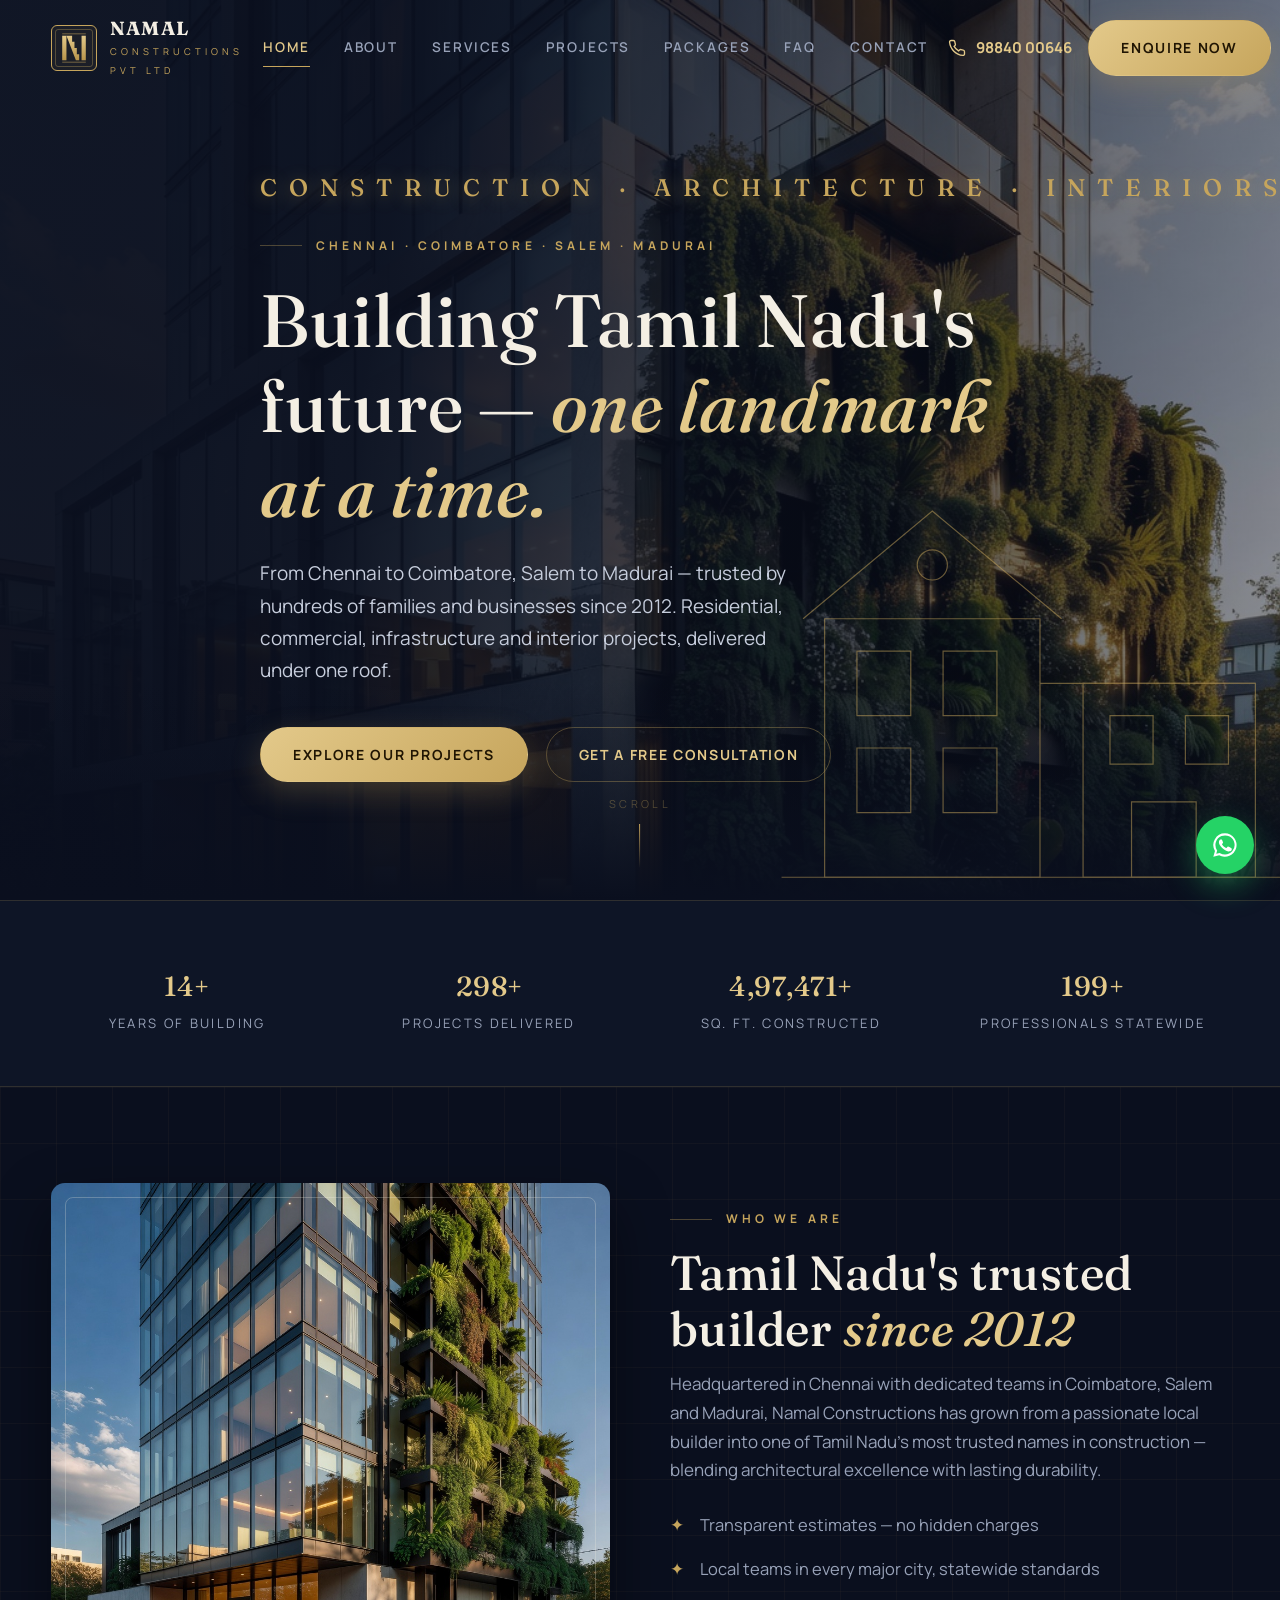
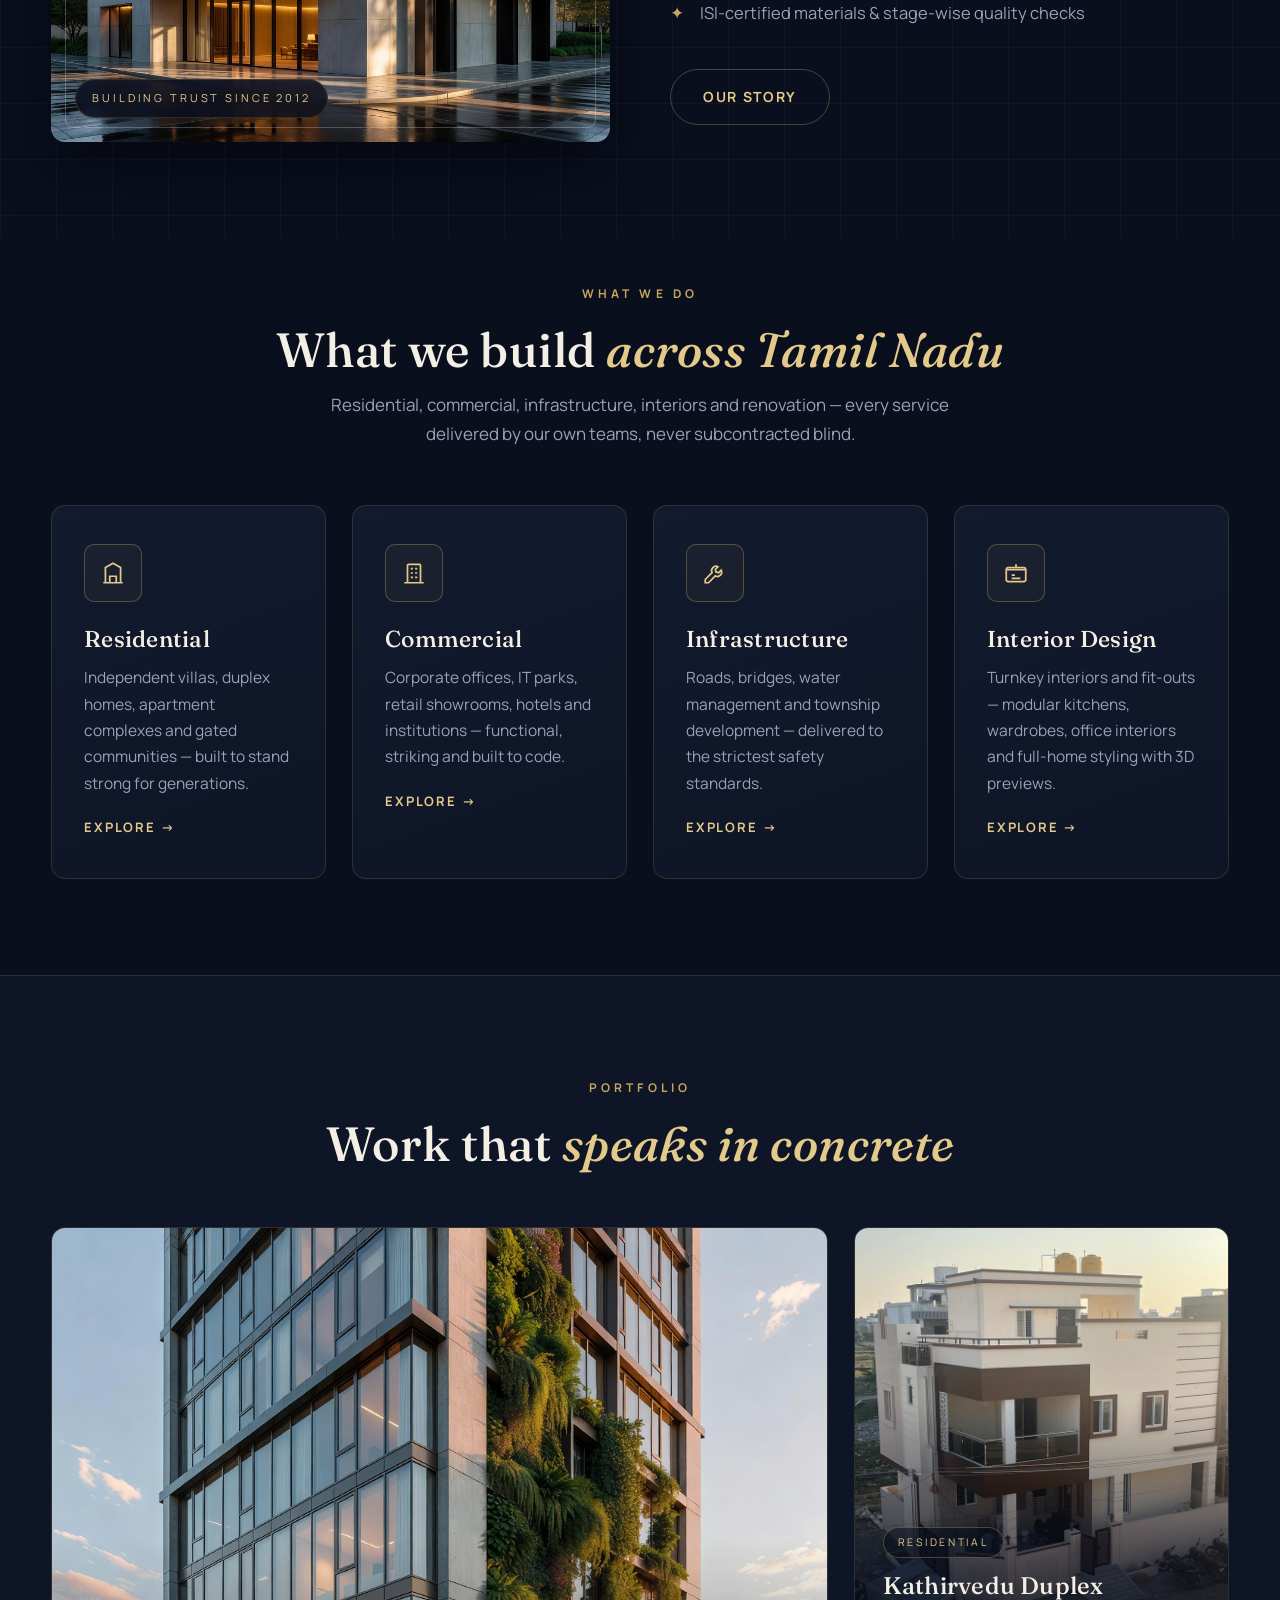
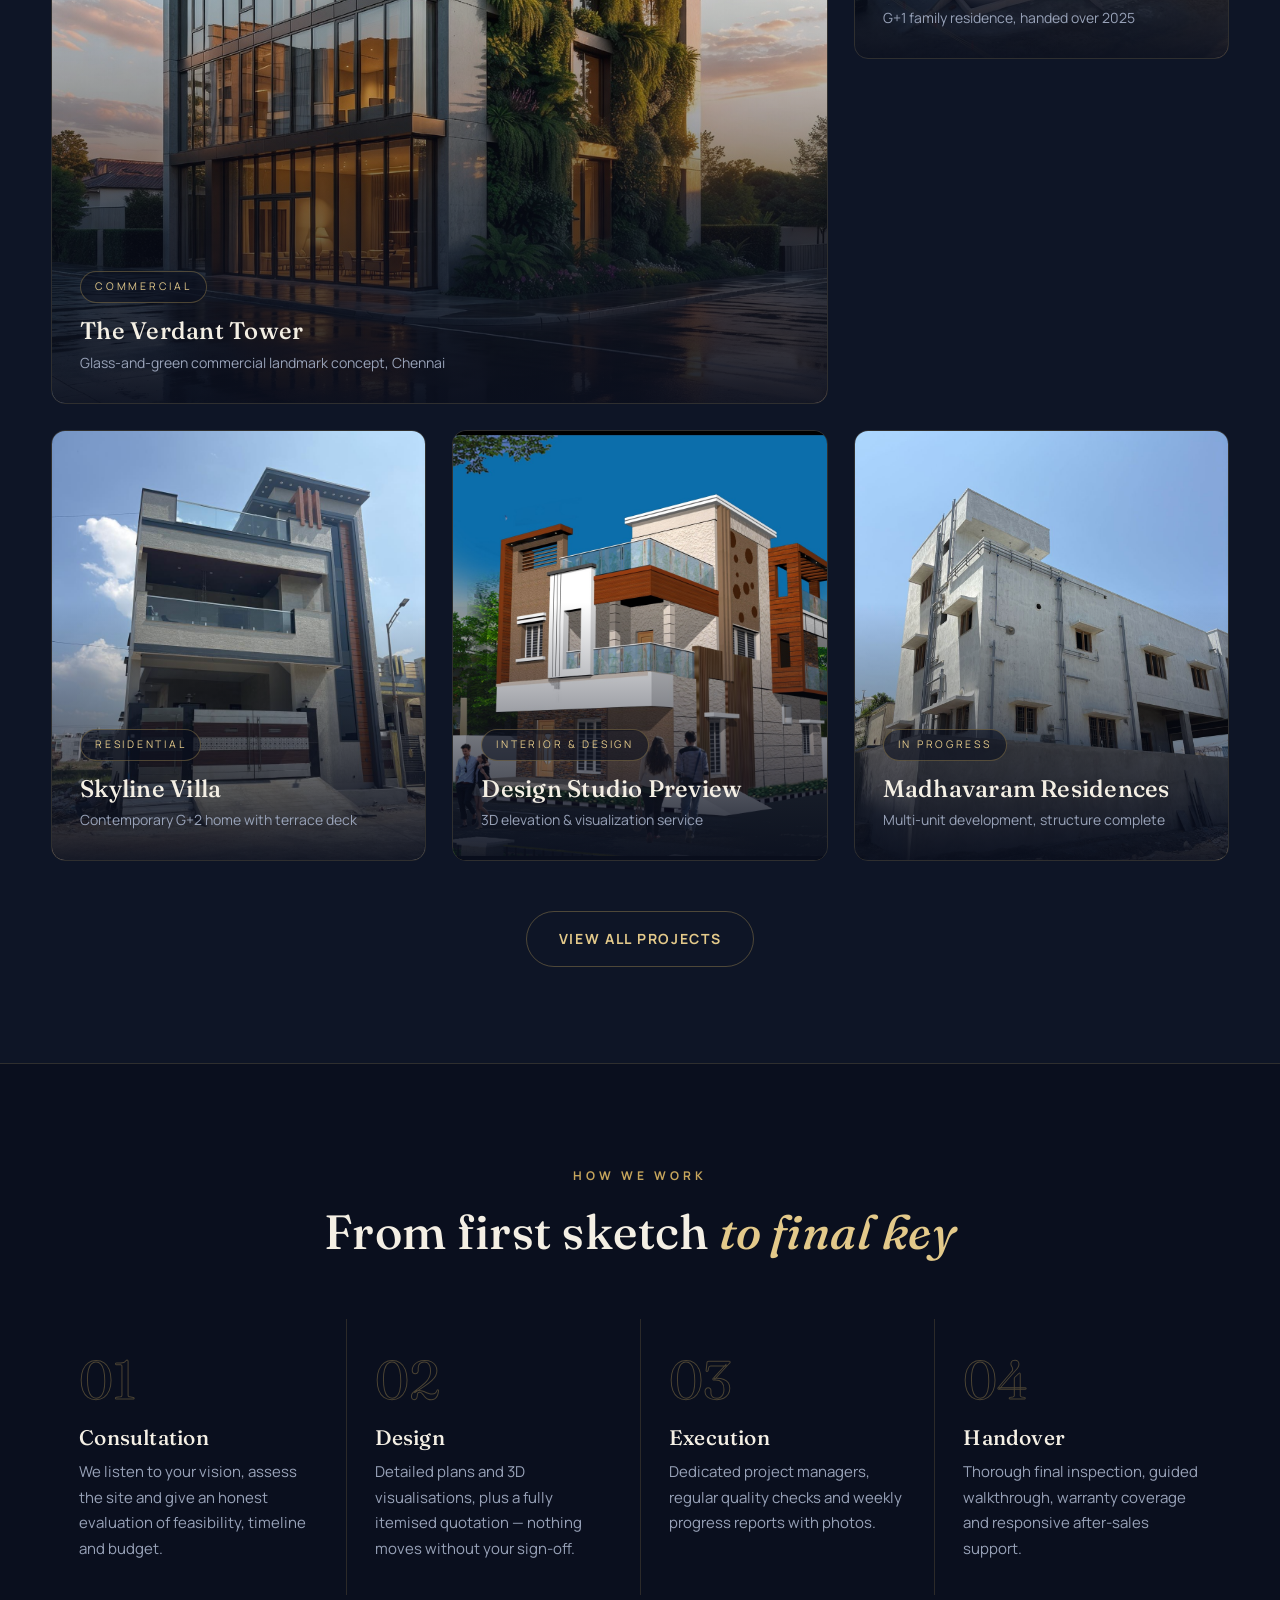
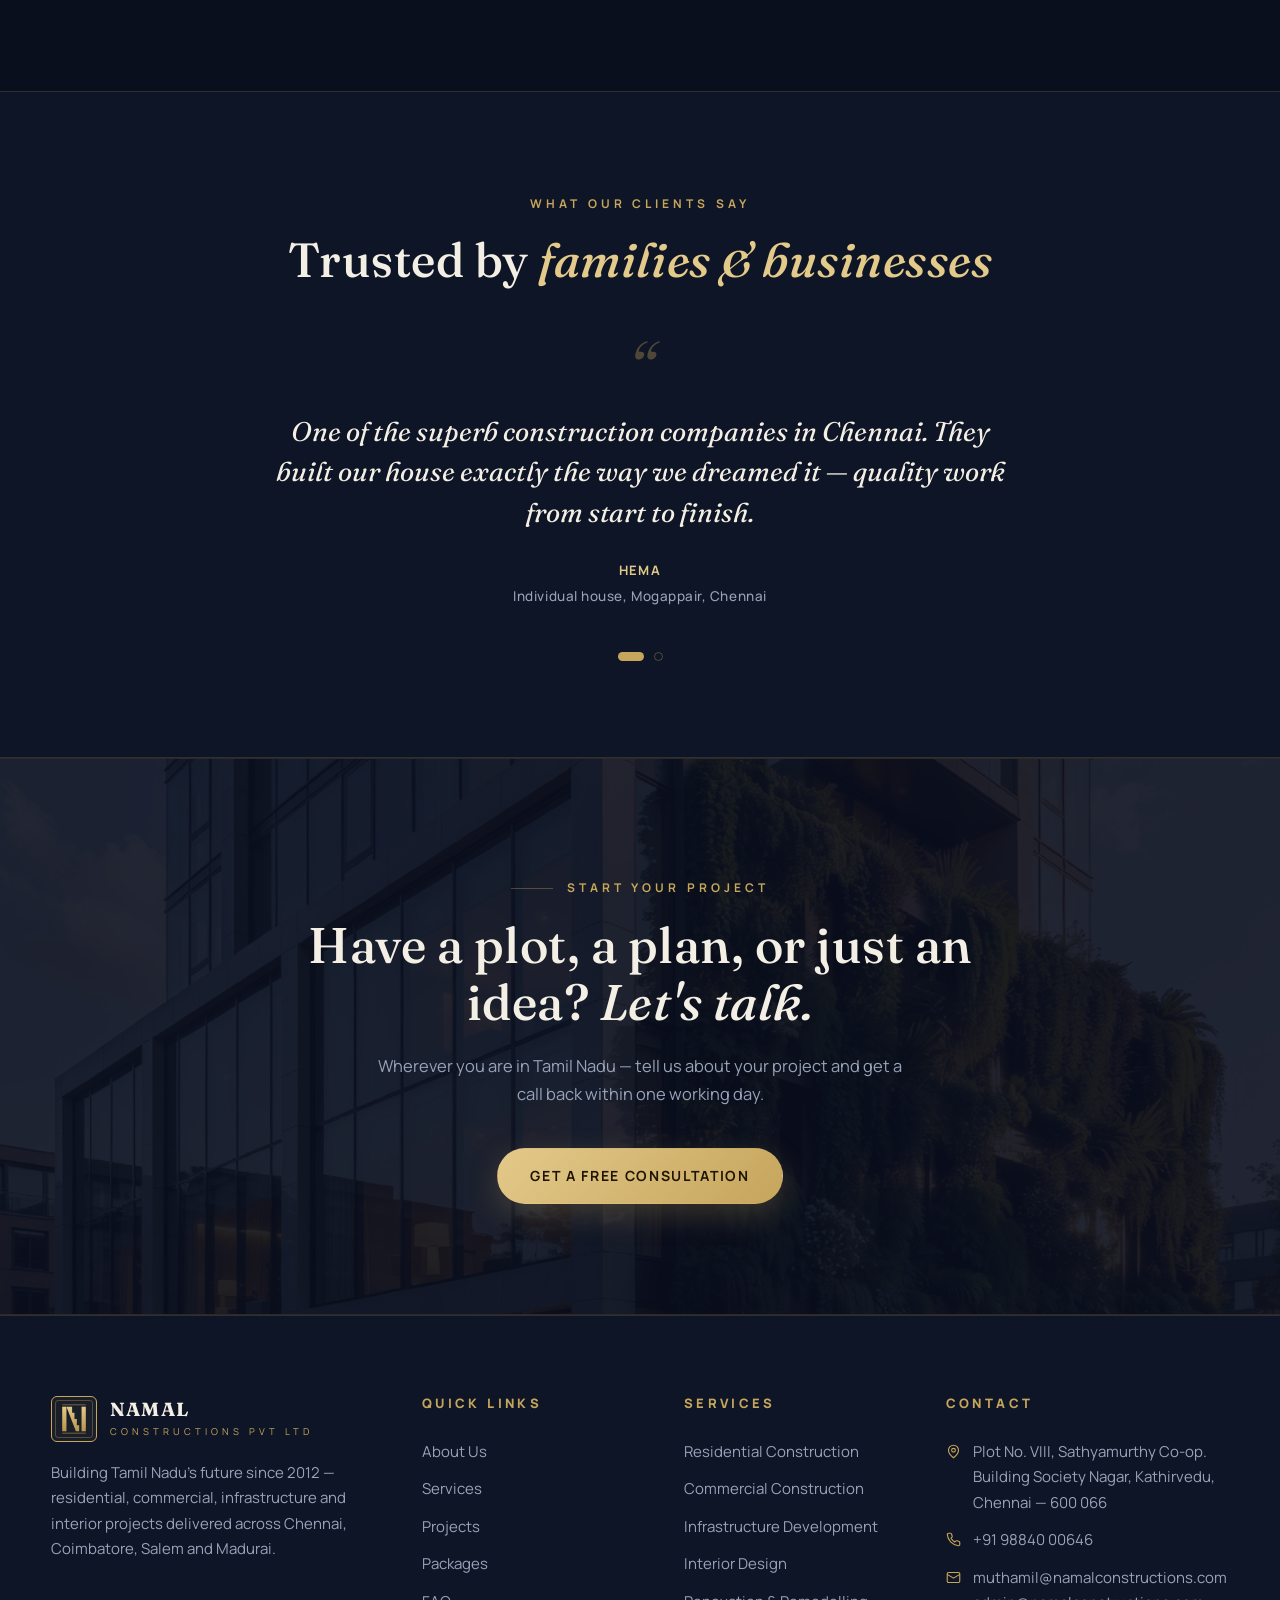
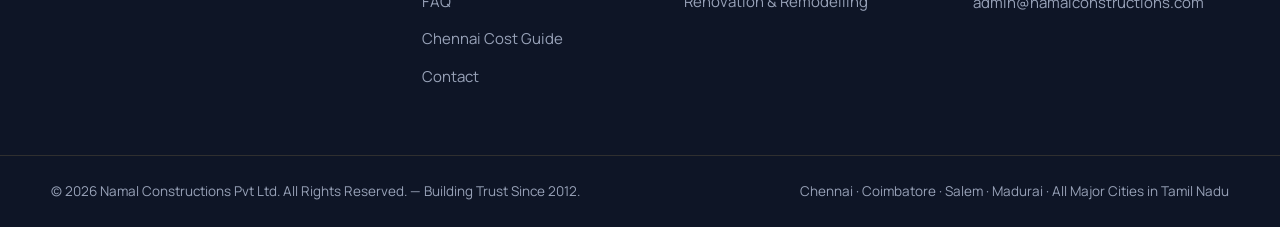
<file: index.html>
<!DOCTYPE html>
<html lang="en">
<head>
<meta charset="UTF-8" />
<meta name="viewport" content="width=device-width, initial-scale=1.0" />
<title>Namal Constructions Pvt Ltd | Leading Construction Company in Tamil Nadu</title>
<meta name="description" content="Namal Constructions Pvt Ltd is a trusted construction company in Chennai, Coimbatore, Salem & Madurai. Residential, commercial, infrastructure & interior design services since 2012." />
<meta name="keywords" content="Construction company in Chennai, builders in Tamil Nadu, residential construction Coimbatore, commercial builders Salem, infrastructure development Madurai, interior design Tamil Nadu, best construction company Tamil Nadu, Namal Constructions" />
<link rel="preconnect" href="https://fonts.googleapis.com" />
<link rel="preconnect" href="https://fonts.gstatic.com" crossorigin />
<link href="https://fonts.googleapis.com/css2?family=Fraunces:ital,wght@0,400;0,500;0,600;1,400;1,500&family=Manrope:wght@400;500;600;700;800&display=swap" rel="stylesheet" />
<link rel="stylesheet" href="assets/css/style.css" />
<link rel="icon" href="data:image/svg+xml,<svg xmlns='http://www.w3.org/2000/svg' viewBox='0 0 100 100'><rect width='100' height='100' rx='16' fill='%230a0f1e'/><rect x='7' y='7' width='86' height='86' rx='11' fill='none' stroke='%23c6a55c' stroke-width='4'/><rect x='24' y='24' width='11' height='52' fill='%23d4b26a'/><rect x='65' y='24' width='11' height='52' fill='%23d4b26a'/><path d='M35 24 H48 v13 h6 v13 h6 v13 h5 v13 H53 Z' fill='%23d4b26a'/></svg>" />
<script type="application/ld+json">
{
  "@context": "https://schema.org",
  "@type": "GeneralContractor",
  "@id": "https://www.namalconstructions.com/#business",
  "name": "Namal Constructions Pvt Ltd",
  "alternateName": "Namal Constructions Private Limited",
  "description": "Construction company in Tamil Nadu offering residential, commercial and infrastructure construction, renovation and interior design since 2012.",
  "url": "https://www.namalconstructions.com/",
  "logo": "https://www.namalconstructions.com/assets/img/logo-mark.png",
  "image": "https://www.namalconstructions.com/assets/img/tower-1.jpg",
  "telephone": "+91-9884000646",
  "email": "admin@namalconstructions.com",
  "foundingDate": "2012",
  "priceRange": "₹₹",
  "address": {
    "@type": "PostalAddress",
    "streetAddress": "Plot No. VIII, Sathyamurthy Co-op. Building Society Nagar, Kathirvedu",
    "addressLocality": "Chennai",
    "addressRegion": "Tamil Nadu",
    "postalCode": "600066",
    "addressCountry": "IN"
  },
  "geo": {
    "@type": "GeoCoordinates",
    "latitude": 13.144944,
    "longitude": 80.199472
  },
  "hasMap": "https://www.google.com/maps?q=13.144944,80.199472",
  "openingHoursSpecification": [
    {
      "@type": "OpeningHoursSpecification",
      "dayOfWeek": [
        "Monday",
        "Tuesday",
        "Wednesday",
        "Thursday",
        "Friday",
        "Saturday"
      ],
      "opens": "09:00",
      "closes": "18:00"
    }
  ],
  "areaServed": [
    {
      "@type": "City",
      "name": "Chennai"
    },
    {
      "@type": "City",
      "name": "Coimbatore"
    },
    {
      "@type": "City",
      "name": "Salem"
    },
    {
      "@type": "City",
      "name": "Madurai"
    }
  ],
  "contactPoint": {
    "@type": "ContactPoint",
    "telephone": "+91-9884000646",
    "contactType": "customer service",
    "availableLanguage": [
      "en",
      "ta"
    ]
  },
  "hasOfferCatalog": {
    "@type": "OfferCatalog",
    "name": "Construction Services",
    "itemListElement": [
      {
        "@type": "Offer",
        "itemOffered": {
          "@type": "Service",
          "name": "Residential Construction"
        }
      },
      {
        "@type": "Offer",
        "itemOffered": {
          "@type": "Service",
          "name": "Commercial Construction"
        }
      },
      {
        "@type": "Offer",
        "itemOffered": {
          "@type": "Service",
          "name": "Infrastructure Development"
        }
      },
      {
        "@type": "Offer",
        "itemOffered": {
          "@type": "Service",
          "name": "Interior Design"
        }
      },
      {
        "@type": "Offer",
        "itemOffered": {
          "@type": "Service",
          "name": "Renovation & Remodelling"
        }
      }
    ]
  }
}
</script>
</head>
<body>

<!-- ======= HEADER ======= -->
<header class="site-header">
  <div class="container header-inner">
    <a class="logo" href="index.html" aria-label="Namal Constructions home">
      <span class="logo-mark"><svg viewBox="20 14 60 72" xmlns="http://www.w3.org/2000/svg" aria-hidden="true"><defs><linearGradient id="lgN" x1="0" y1="0" x2="0" y2="1"><stop offset="0" stop-color="#e3c98a"/><stop offset="1" stop-color="#b8944a"/></linearGradient></defs><rect x="25" y="24" width="9" height="52" fill="url(#lgN)"/><rect x="66" y="24" width="9" height="52" fill="url(#lgN)"/><path d="M34 24 H46 v13 h5 v13 h5 v13 h5 v13 H54 Z" fill="url(#lgN)"/><rect x="25" y="19" width="50" height="2" fill="#c6a55c" fill-opacity="0.55"/><rect x="25" y="79" width="50" height="2" fill="#c6a55c" fill-opacity="0.55"/></svg></span>
      <span class="logo-text"><strong>NAMAL</strong><span>Constructions Pvt Ltd</span></span>
    </a>
    <nav class="nav" aria-label="Main navigation">
      <a href="index.html" class="active">Home</a>
      <a href="about.html">About</a>
      <a href="services.html">Services</a>
      <a href="projects.html">Projects</a>
      <a href="services.html#packages">Packages</a>
      <a href="faq.html">FAQ</a>
      <a href="contact.html">Contact</a>
    </nav>
    <div class="header-cta">
      <a class="call-pill" href="tel:+919884000646" aria-label="Call Namal Constructions">
        <svg width="18" height="18" viewBox="0 0 24 24" fill="none" stroke="currentColor" stroke-width="1.8"><path d="M22 16.9v3a2 2 0 0 1-2.2 2A19.8 19.8 0 0 1 2.1 4.2 2 2 0 0 1 4.1 2h3a2 2 0 0 1 2 1.7c.13.96.36 1.9.7 2.8a2 2 0 0 1-.45 2.1L8.1 9.9a16 16 0 0 0 6 6l1.3-1.3a2 2 0 0 1 2.1-.45c.9.34 1.84.57 2.8.7A2 2 0 0 1 22 16.9z"/></svg>
        <span class="txt">98840&nbsp;00646</span>
      </a>
      <a class="btn btn-gold" href="contact.html">Enquire Now</a>
    </div>
    <button class="nav-toggle" aria-label="Toggle menu"><span></span><span></span><span></span></button>
  </div>
</header>

<!-- ======= HERO ======= -->
<section class="hero">
  <div class="hero-media">
    <video autoplay muted loop playsinline poster="assets/img/tower-1.jpg">
      <source src="assets/video/hero.mp4" type="video/mp4" />
    </video>
  </div>
  <div class="hero-scrim"></div>

  <svg class="hero-blueprint" viewBox="0 0 520 420" aria-hidden="true">
    <rect x="60" y="140" width="200" height="240" />
    <rect x="90" y="170" width="50" height="60" />
    <rect x="170" y="170" width="50" height="60" />
    <rect x="90" y="260" width="50" height="60" />
    <rect x="170" y="260" width="50" height="60" />
    <path d="M40 140 L160 40 L280 140" />
    <line x1="260" y1="200" x2="460" y2="200" />
    <rect x="300" y="200" width="160" height="180" />
    <rect x="325" y="230" width="40" height="45" />
    <rect x="395" y="230" width="40" height="45" />
    <rect x="345" y="310" width="60" height="70" />
    <line x1="20" y1="380" x2="500" y2="380" />
    <circle cx="160" cy="90" r="14" />
  </svg>

  <div class="container hero-content">
    <div class="hero-tagline">Construction · Architecture · Interiors</div>
    <span class="eyebrow">Chennai · Coimbatore · Salem · Madurai</span>
    <h1>Building Tamil Nadu's future — <em>one landmark at a time.</em></h1>
    <p>From Chennai to Coimbatore, Salem to Madurai — trusted by hundreds of families and businesses since 2012. Residential, commercial, infrastructure and interior projects, delivered under one roof.</p>
    <div class="hero-actions">
      <a href="projects.html" class="btn btn-gold">Explore Our Projects</a>
      <a href="contact.html" class="btn btn-ghost">Get a Free Consultation</a>
    </div>
  </div>
  <div class="scroll-hint">Scroll</div>
</section>

<!-- ======= STATS ======= -->
<div class="stats-band">
  <div class="container stats-grid">
    <div class="stat reveal"><h3><span data-count="14">0</span><span>+</span></h3><p>Years of Building</p></div>
    <div class="stat reveal reveal-d1"><h3><span data-count="300">0</span><span>+</span></h3><p>Projects Delivered</p></div>
    <div class="stat reveal reveal-d2"><h3><span data-count="500000">0</span><span>+</span></h3><p>Sq. Ft. Constructed</p></div>
    <div class="stat reveal reveal-d3"><h3><span data-count="200">0</span><span>+</span></h3><p>Professionals Statewide</p></div>
  </div>
</div>

<!-- ======= ABOUT TEASER ======= -->
<section class="bp-grid">
  <div class="container grid-2">
    <div class="media-frame reveal">
      <img src="assets/img/tower-2.jpg" alt="Premium glass commercial tower with vertical gardens built by Namal Constructions" loading="lazy" />
      <span class="media-tag">Building Trust Since 2012</span>
    </div>
    <div class="reveal reveal-d1">
      <span class="eyebrow">Who We Are</span>
      <h2 class="section-title">Tamil Nadu's trusted builder <em>since 2012</em></h2>
      <p class="section-lead" style="margin-bottom:18px;">Headquartered in Chennai with dedicated teams in Coimbatore, Salem and Madurai, Namal Constructions has grown from a passionate local builder into one of Tamil Nadu's most trusted names in construction — blending architectural excellence with lasting durability.</p>
      <ul style="margin:10px 0 34px;">
        <li style="padding:8px 0 8px 30px;position:relative;color:var(--muted);"><span style="position:absolute;left:0;color:var(--gold);">✦</span> Transparent estimates — no hidden charges</li>
        <li style="padding:8px 0 8px 30px;position:relative;color:var(--muted);"><span style="position:absolute;left:0;color:var(--gold);">✦</span> Local teams in every major city, statewide standards</li>
        <li style="padding:8px 0 8px 30px;position:relative;color:var(--muted);"><span style="position:absolute;left:0;color:var(--gold);">✦</span> ISI-certified materials & stage-wise quality checks</li>
      </ul>
      <a href="about.html" class="btn btn-ghost">Our Story</a>
    </div>
  </div>
</section>

<!-- ======= SERVICES OVERVIEW ======= -->
<section style="padding-top:40px;">
  <div class="container">
    <div class="center reveal">
      <span class="eyebrow">What We Do</span>
      <h2 class="section-title">What we build <em>across Tamil Nadu</em></h2>
      <p class="section-lead">Residential, commercial, infrastructure, interiors and renovation — every service delivered by our own teams, never subcontracted blind.</p>
    </div>
    <div class="grid-4" style="margin-top:56px;">
      <div class="card reveal">
        <div class="icon"><svg width="26" height="26" viewBox="0 0 24 24" fill="none" stroke="currentColor" stroke-width="1.6"><path d="M3 21h18M5 21V7l7-4 7 4v14M9 21v-6h6v6"/></svg></div>
        <h3>Residential</h3>
        <p>Independent villas, duplex homes, apartment complexes and gated communities — built to stand strong for generations.</p>
        <a class="card-link" href="services.html#construction">Explore →</a>
      </div>
      <div class="card reveal reveal-d1">
        <div class="icon"><svg width="26" height="26" viewBox="0 0 24 24" fill="none" stroke="currentColor" stroke-width="1.6"><path d="M3 21h18M6 21V5a1 1 0 0 1 1-1h10a1 1 0 0 1 1 1v16M9 8h2M13 8h2M9 12h2M13 12h2M9 16h2M13 16h2"/></svg></div>
        <h3>Commercial</h3>
        <p>Corporate offices, IT parks, retail showrooms, hotels and institutions — functional, striking and built to code.</p>
        <a class="card-link" href="services.html#construction">Explore →</a>
      </div>
      <div class="card reveal reveal-d2">
        <div class="icon"><svg width="26" height="26" viewBox="0 0 24 24" fill="none" stroke="currentColor" stroke-width="1.6"><path d="M14.7 6.3a4 4 0 0 0-5.4 5.4L3 18v3h3l6.3-6.3a4 4 0 0 0 5.4-5.4l-2.4 2.4-2.4-.6-.6-2.4z"/></svg></div>
        <h3>Infrastructure</h3>
        <p>Roads, bridges, water management and township development — delivered to the strictest safety standards.</p>
        <a class="card-link" href="services.html#construction">Explore →</a>
      </div>
      <div class="card reveal reveal-d3">
        <div class="icon"><svg width="26" height="26" viewBox="0 0 24 24" fill="none" stroke="currentColor" stroke-width="1.6"><path d="M3 9h18M3 9a2 2 0 0 1 2-2h14a2 2 0 0 1 2 2M3 9v9a2 2 0 0 0 2 2h14a2 2 0 0 0 2-2V9M12 7V4M8 14h3M8 17h8"/></svg></div>
        <h3>Interior Design</h3>
        <p>Turnkey interiors and fit-outs — modular kitchens, wardrobes, office interiors and full-home styling with 3D previews.</p>
        <a class="card-link" href="services.html#interiors">Explore →</a>
      </div>
    </div>
  </div>
</section>

<!-- ======= FEATURED PROJECTS ======= -->
<section class="bp-grid" style="background:var(--ink-2);border-block:1px solid var(--line);">
  <div class="container">
    <div class="center reveal">
      <span class="eyebrow">Portfolio</span>
      <h2 class="section-title">Work that <em>speaks in concrete</em></h2>
    </div>
    <div class="projects-grid" style="margin-top:56px;">
      <article class="project-card wide reveal">
        <img src="assets/img/tower-3.jpg" alt="The Verdant Tower — commercial project with vertical gardens" loading="lazy" />
        <div class="overlay"><span class="tag">Commercial</span><h3>The Verdant Tower</h3><p>Glass-and-green commercial landmark concept, Chennai</p></div>
      </article>
      <article class="project-card reveal reveal-d1">
        <img src="assets/img/res-1.jpg" alt="Completed duplex residence in Chennai" loading="lazy" />
        <div class="overlay"><span class="tag">Residential</span><h3>Kathirvedu Duplex</h3><p>G+1 family residence, handed over 2025</p></div>
      </article>
      <article class="project-card reveal">
        <img src="assets/img/res-4.jpg" alt="Modern G+2 residence with glass balcony railing" loading="lazy" />
        <div class="overlay"><span class="tag">Residential</span><h3>Skyline Villa</h3><p>Contemporary G+2 home with terrace deck</p></div>
      </article>
      <article class="project-card reveal reveal-d1">
        <img src="assets/img/elevation-3d.jpg" alt="3D elevation design visualization of a duplex home" loading="lazy" />
        <div class="overlay"><span class="tag">Interior & Design</span><h3>Design Studio Preview</h3><p>3D elevation & visualization service</p></div>
      </article>
      <article class="project-card reveal reveal-d2">
        <img src="assets/img/construction-1.jpg" alt="Ongoing multi-storey construction site" loading="lazy" />
        <div class="overlay"><span class="tag">In Progress</span><h3>Madhavaram Residences</h3><p>Multi-unit development, structure complete</p></div>
      </article>
    </div>
    <div class="center" style="margin-top:50px;">
      <a href="projects.html" class="btn btn-ghost">View All Projects</a>
    </div>
  </div>
</section>

<!-- ======= PROCESS ======= -->
<section>
  <div class="container">
    <div class="center reveal">
      <span class="eyebrow">How We Work</span>
      <h2 class="section-title">From first sketch <em>to final key</em></h2>
    </div>
    <div class="process-grid">
      <div class="process-step reveal"><div class="num">01</div><h3>Consultation</h3><p>We listen to your vision, assess the site and give an honest evaluation of feasibility, timeline and budget.</p></div>
      <div class="process-step reveal reveal-d1"><div class="num">02</div><h3>Design</h3><p>Detailed plans and 3D visualisations, plus a fully itemised quotation — nothing moves without your sign-off.</p></div>
      <div class="process-step reveal reveal-d2"><div class="num">03</div><h3>Execution</h3><p>Dedicated project managers, regular quality checks and weekly progress reports with photos.</p></div>
      <div class="process-step reveal reveal-d3"><div class="num">04</div><h3>Handover</h3><p>Thorough final inspection, guided walkthrough, warranty coverage and responsive after-sales support.</p></div>
    </div>
  </div>
</section>

<!-- ======= TESTIMONIALS ======= -->
<section class="bp-grid" style="background:var(--ink-2);border-block:1px solid var(--line);">
  <div class="container">
    <div class="center reveal">
      <span class="eyebrow">What Our Clients Say</span>
      <h2 class="section-title">Trusted by <em>families & businesses</em></h2>
    </div>
    <div class="testi-slider reveal">
      <div class="testi-track">
        <div class="testi-slides">
          <div class="testi">
            <blockquote>One of the superb construction companies in Chennai. They built our house exactly the way we dreamed it — quality work from start to finish.</blockquote>
            <div class="who">Hema<span>Individual house, Mogappair, Chennai</span></div>
          </div>
          <div class="testi">
            <blockquote>The best construction and builders company in Chennai. Professional team, honest pricing and our house in Adyar was delivered just as promised.</blockquote>
            <div class="who">Ram Prakash<span>Individual house, Adyar, Chennai</span></div>
          </div>
        </div>
      </div>
      <div class="testi-dots"></div>
    </div>
  </div>
</section>

<!-- ======= CTA BAND ======= -->
<section class="cta-band">
  <div class="bg"><img src="assets/img/tower-1.jpg" alt="" loading="lazy" /></div>
  <div class="scrim"></div>
  <div class="container reveal">
    <span class="eyebrow" style="justify-content:center;">Start Your Project</span>
    <h2>Have a plot, a plan, or just an idea? <em>Let's talk.</em></h2>
    <p>Wherever you are in Tamil Nadu — tell us about your project and get a call back within one working day.</p>
    <a href="contact.html" class="btn btn-gold">Get a Free Consultation</a>
  </div>
</section>

<!-- ======= FOOTER ======= -->
<footer class="site-footer">
  <div class="container footer-grid">
    <div class="footer-brand">
      <a class="logo" href="index.html">
        <span class="logo-mark"><svg viewBox="20 14 60 72" xmlns="http://www.w3.org/2000/svg" aria-hidden="true"><defs><linearGradient id="lgN" x1="0" y1="0" x2="0" y2="1"><stop offset="0" stop-color="#e3c98a"/><stop offset="1" stop-color="#b8944a"/></linearGradient></defs><rect x="25" y="24" width="9" height="52" fill="url(#lgN)"/><rect x="66" y="24" width="9" height="52" fill="url(#lgN)"/><path d="M34 24 H46 v13 h5 v13 h5 v13 h5 v13 H54 Z" fill="url(#lgN)"/><rect x="25" y="19" width="50" height="2" fill="#c6a55c" fill-opacity="0.55"/><rect x="25" y="79" width="50" height="2" fill="#c6a55c" fill-opacity="0.55"/></svg></span>
        <span class="logo-text"><strong>NAMAL</strong><span>Constructions Pvt Ltd</span></span>
      </a>
      <p>Building Tamil Nadu's future since 2012 — residential, commercial, infrastructure and interior projects delivered across Chennai, Coimbatore, Salem and Madurai.</p>
    </div>
    <div>
      <h4>Quick Links</h4>
      <ul>
        <li><a href="about.html">About Us</a></li>
        <li><a href="services.html">Services</a></li>
        <li><a href="projects.html">Projects</a></li>
        <li><a href="services.html#packages">Packages</a></li>
        <li><a href="faq.html">FAQ</a></li><li><a href="cost-to-build-1200-sqft-house-chennai.html">Chennai Cost Guide</a></li><li><a href="contact.html">Contact</a></li>
      </ul>
    </div>
    <div>
      <h4>Services</h4>
      <ul>
        <li><a href="services.html#construction">Residential Construction</a></li>
        <li><a href="services.html#construction">Commercial Construction</a></li>
        <li><a href="services.html#construction">Infrastructure Development</a></li>
        <li><a href="services.html#interiors">Interior Design</a></li>
        <li><a href="services.html#construction">Renovation &amp; Remodelling</a></li>
      </ul>
    </div>
    <div>
      <h4>Contact</h4>
      <ul class="footer-contact">
        <li><svg width="15" height="15" viewBox="0 0 24 24" fill="none" stroke="currentColor" stroke-width="1.8"><path d="M20 10c0 6-8 12-8 12s-8-6-8-12a8 8 0 0 1 16 0z"/><circle cx="12" cy="10" r="3"/></svg><span>Plot No. VIII, Sathyamurthy Co-op. Building Society Nagar, Kathirvedu, Chennai — 600 066</span></li>
        <li><svg width="15" height="15" viewBox="0 0 24 24" fill="none" stroke="currentColor" stroke-width="1.8"><path d="M22 16.9v3a2 2 0 0 1-2.2 2A19.8 19.8 0 0 1 2.1 4.2 2 2 0 0 1 4.1 2h3a2 2 0 0 1 2 1.7c.13.96.36 1.9.7 2.8a2 2 0 0 1-.45 2.1L8.1 9.9a16 16 0 0 0 6 6l1.3-1.3a2 2 0 0 1 2.1-.45c.9.34 1.84.57 2.8.7A2 2 0 0 1 22 16.9z"/></svg><a href="tel:+919884000646">+91 98840 00646</a></li>
        <li><svg width="15" height="15" viewBox="0 0 24 24" fill="none" stroke="currentColor" stroke-width="1.8"><rect x="2" y="4" width="20" height="16" rx="2"/><path d="m22 7-10 6L2 7"/></svg><span><a href="mailto:muthamil@namalconstructions.com">muthamil@namalconstructions.com</a><br /><a href="mailto:admin@namalconstructions.com">admin@namalconstructions.com</a></span></li>
      </ul>
    </div>
  </div>
  <div class="footer-bottom">
    <div class="container" style="display:flex;justify-content:space-between;flex-wrap:wrap;gap:12px;">
      <span>© <span data-year></span> Namal Constructions Pvt Ltd. All Rights Reserved. — Building Trust Since 2012.</span>
      <span>Chennai · Coimbatore · Salem · Madurai · All Major Cities in Tamil Nadu</span>
    </div>
  </div>
</footer>

<!-- Floating actions -->
<a class="float-wa" href="https://wa.me/919884000646?text=Hi%20Namal%20Constructions%2C%20I%27d%20like%20to%20discuss%20a%20project." target="_blank" rel="noopener" aria-label="Chat on WhatsApp">
  <svg width="28" height="28" viewBox="0 0 24 24" fill="currentColor"><path d="M12 2a10 10 0 0 0-8.6 15.1L2 22l5-1.3A10 10 0 1 0 12 2zm0 18.2a8.2 8.2 0 0 1-4.2-1.2l-.3-.2-3 .8.8-2.9-.2-.3A8.2 8.2 0 1 1 12 20.2zm4.5-6.1c-.2-.1-1.5-.7-1.7-.8-.2-.1-.4-.1-.6.1-.2.2-.6.8-.8 1-.1.2-.3.2-.5.1a6.7 6.7 0 0 1-2-1.2 7.5 7.5 0 0 1-1.4-1.7c-.1-.2 0-.4.1-.5l.4-.5c.1-.2.2-.3.3-.5.1-.2 0-.4 0-.5l-.8-1.9c-.2-.5-.4-.4-.6-.4h-.5c-.2 0-.5.1-.7.3-.2.3-.9.9-.9 2.2s1 2.5 1.1 2.7c.1.2 1.9 3 4.7 4.2.7.3 1.2.5 1.6.6.7.2 1.3.2 1.8.1.6-.1 1.5-.6 1.7-1.2.2-.6.2-1.1.1-1.2 0-.1-.2-.2-.4-.3z"/></svg>
</a>
<button class="back-top" aria-label="Back to top"><svg width="18" height="18" viewBox="0 0 24 24" fill="none" stroke="currentColor" stroke-width="2"><path d="m18 15-6-6-6 6"/></svg></button>

<script src="assets/js/main.js"></script>
</body>
</html>
</file>
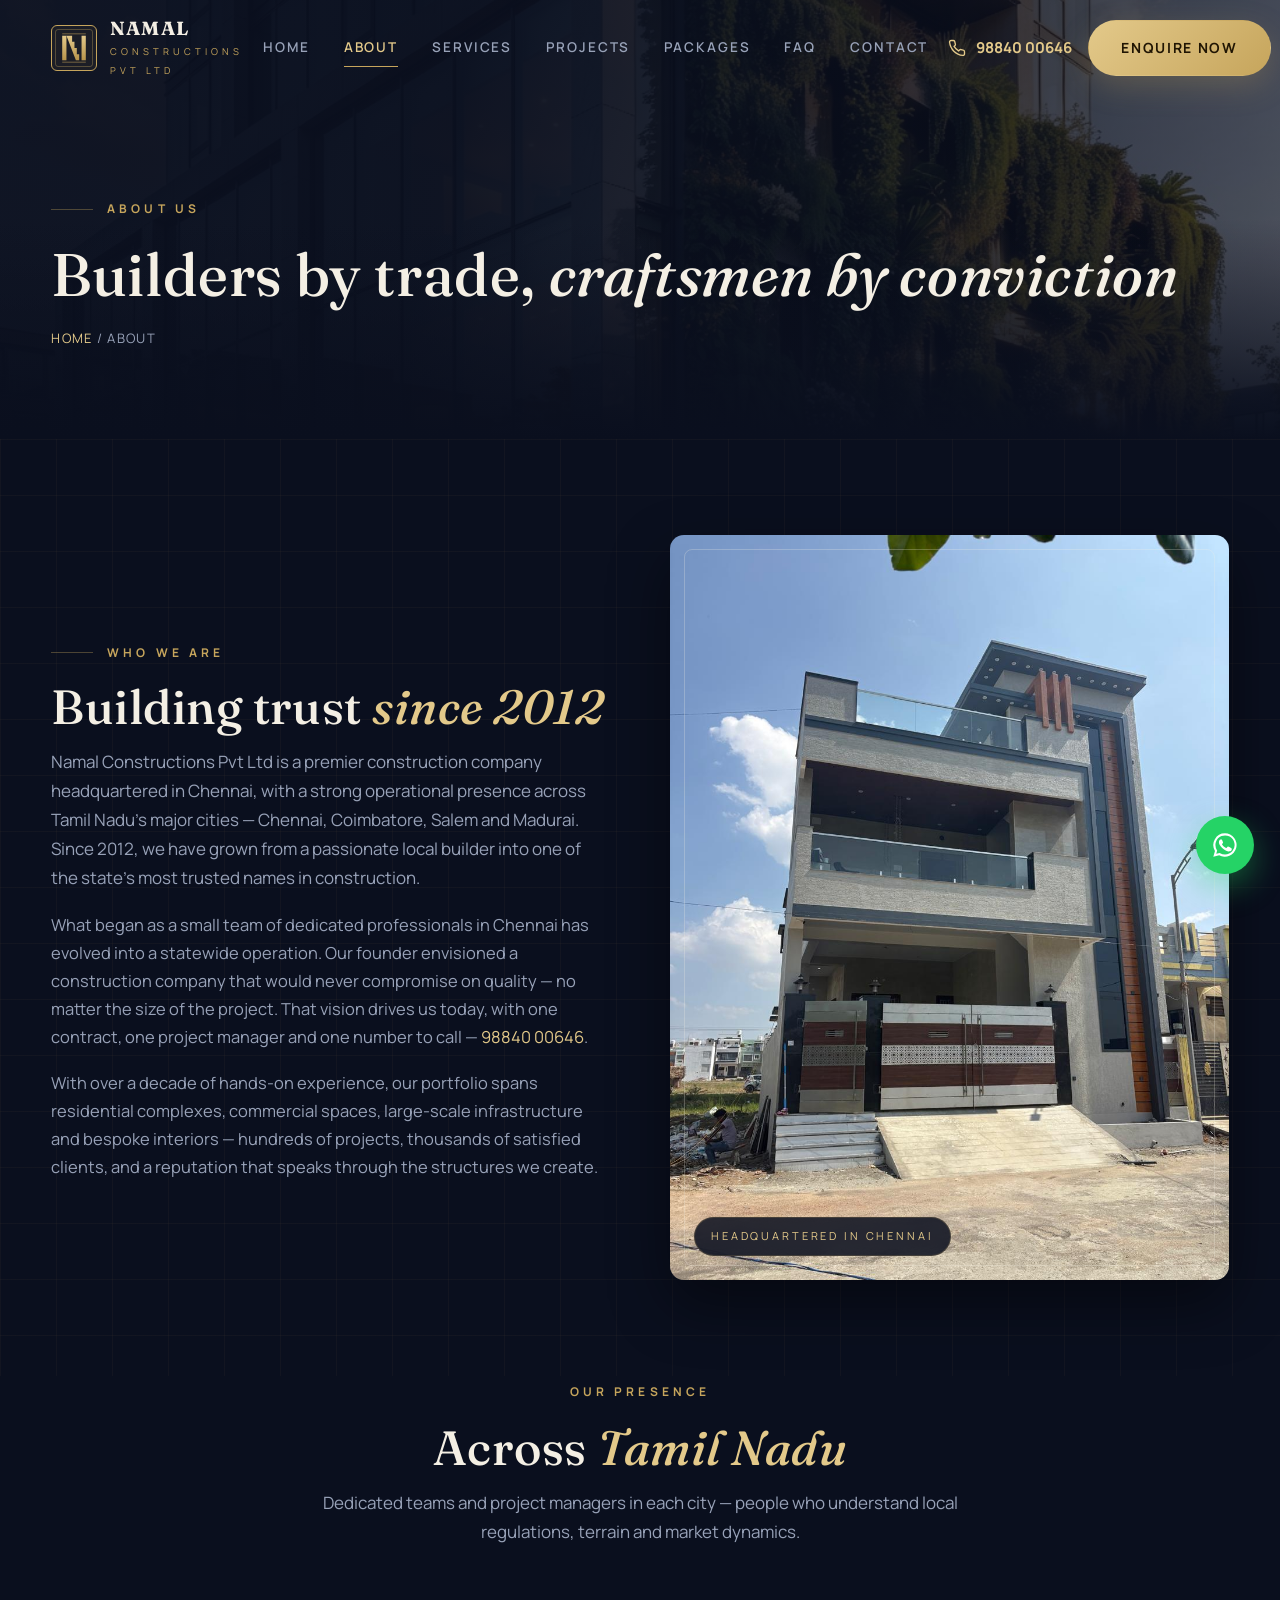
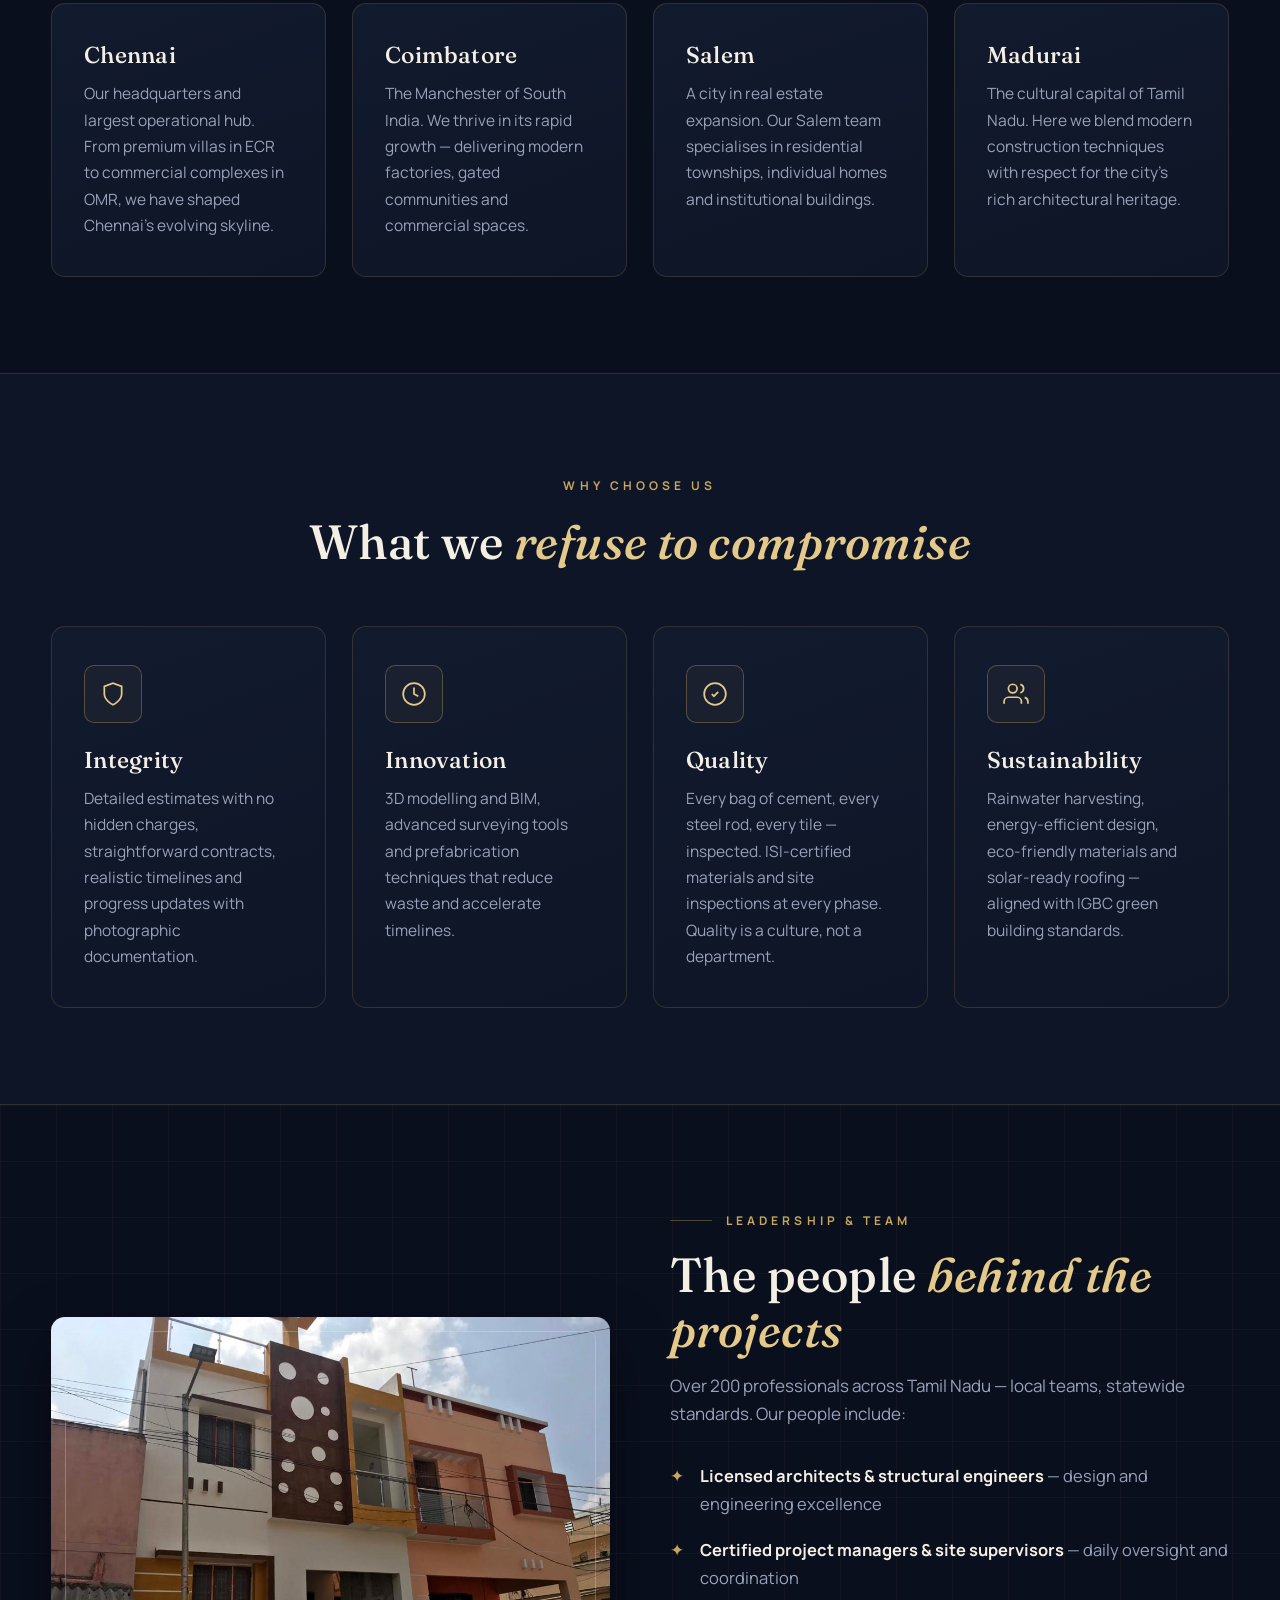
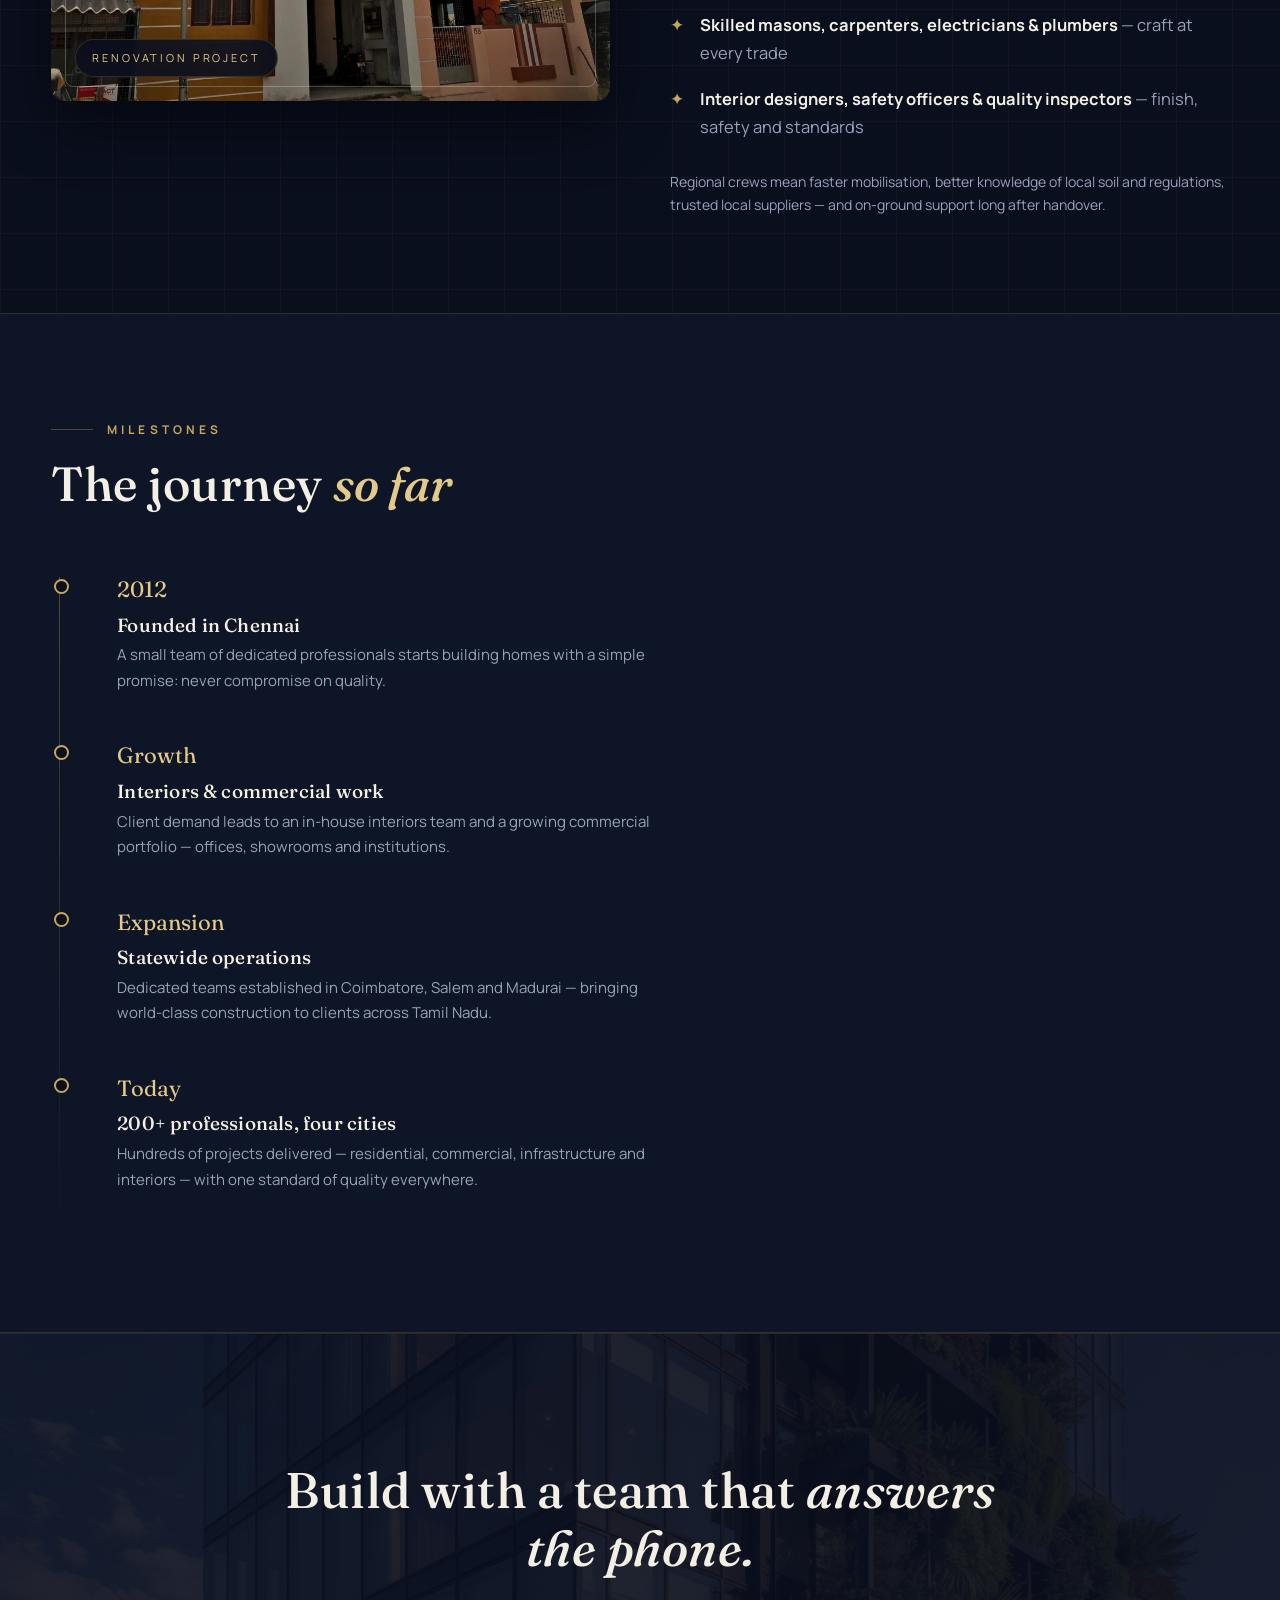
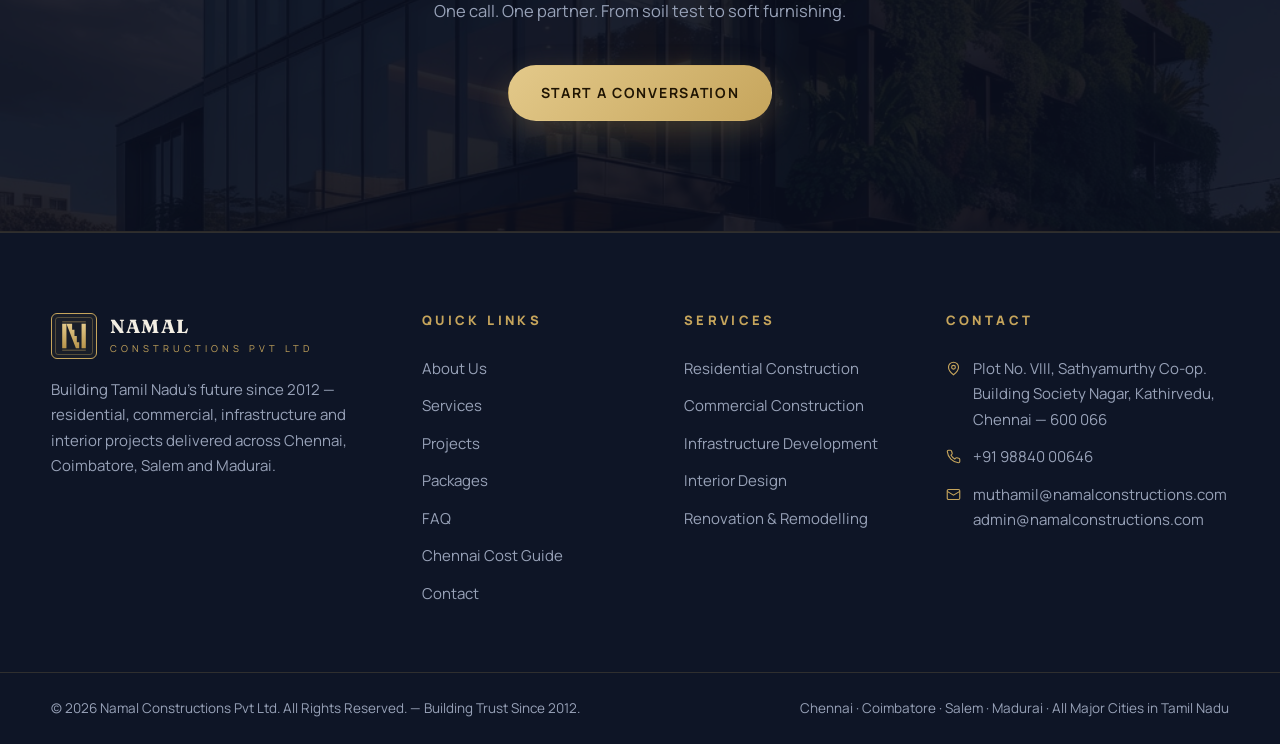
<file: about.html>
<!DOCTYPE html>
<html lang="en">
<head>
<meta charset="UTF-8" />
<meta name="viewport" content="width=device-width, initial-scale=1.0" />
<title>About Us — Namal Constructions Pvt Ltd, Chennai</title>
<meta name="description" content="The story, values and statewide team behind Namal Constructions Pvt Ltd — building across Chennai, Coimbatore, Salem and Madurai since 2012." />
<link rel="preconnect" href="https://fonts.googleapis.com" />
<link rel="preconnect" href="https://fonts.gstatic.com" crossorigin />
<link href="https://fonts.googleapis.com/css2?family=Fraunces:ital,wght@0,400;0,500;0,600;1,400;1,500&family=Manrope:wght@400;500;600;700;800&display=swap" rel="stylesheet" />
<link rel="stylesheet" href="assets/css/style.css" />
<link rel="icon" href="data:image/svg+xml,<svg xmlns='http://www.w3.org/2000/svg' viewBox='0 0 100 100'><rect width='100' height='100' rx='16' fill='%230a0f1e'/><rect x='7' y='7' width='86' height='86' rx='11' fill='none' stroke='%23c6a55c' stroke-width='4'/><rect x='24' y='24' width='11' height='52' fill='%23d4b26a'/><rect x='65' y='24' width='11' height='52' fill='%23d4b26a'/><path d='M35 24 H48 v13 h6 v13 h6 v13 h5 v13 H53 Z' fill='%23d4b26a'/></svg>" />
</head>
<body>

<header class="site-header">
  <div class="container header-inner">
    <a class="logo" href="index.html" aria-label="Namal Constructions home">
      <span class="logo-mark"><svg viewBox="20 14 60 72" xmlns="http://www.w3.org/2000/svg" aria-hidden="true"><defs><linearGradient id="lgN" x1="0" y1="0" x2="0" y2="1"><stop offset="0" stop-color="#e3c98a"/><stop offset="1" stop-color="#b8944a"/></linearGradient></defs><rect x="25" y="24" width="9" height="52" fill="url(#lgN)"/><rect x="66" y="24" width="9" height="52" fill="url(#lgN)"/><path d="M34 24 H46 v13 h5 v13 h5 v13 h5 v13 H54 Z" fill="url(#lgN)"/><rect x="25" y="19" width="50" height="2" fill="#c6a55c" fill-opacity="0.55"/><rect x="25" y="79" width="50" height="2" fill="#c6a55c" fill-opacity="0.55"/></svg></span>
      <span class="logo-text"><strong>NAMAL</strong><span>Constructions Pvt Ltd</span></span>
    </a>
    <nav class="nav" aria-label="Main navigation">
      <a href="index.html">Home</a>
      <a href="about.html" class="active">About</a>
      <a href="services.html">Services</a>
      <a href="projects.html">Projects</a>
      <a href="services.html#packages">Packages</a>
      <a href="faq.html">FAQ</a>
      <a href="contact.html">Contact</a>
    </nav>
    <div class="header-cta">
      <a class="call-pill" href="tel:+919884000646"><svg width="18" height="18" viewBox="0 0 24 24" fill="none" stroke="currentColor" stroke-width="1.8"><path d="M22 16.9v3a2 2 0 0 1-2.2 2A19.8 19.8 0 0 1 2.1 4.2 2 2 0 0 1 4.1 2h3a2 2 0 0 1 2 1.7c.13.96.36 1.9.7 2.8a2 2 0 0 1-.45 2.1L8.1 9.9a16 16 0 0 0 6 6l1.3-1.3a2 2 0 0 1 2.1-.45c.9.34 1.84.57 2.8.7A2 2 0 0 1 22 16.9z"/></svg><span class="txt">98840&nbsp;00646</span></a>
      <a class="btn btn-gold" href="contact.html">Enquire Now</a>
    </div>
    <button class="nav-toggle" aria-label="Toggle menu"><span></span><span></span><span></span></button>
  </div>
</header>

<section class="page-hero">
  <div class="hero-media"><img src="assets/img/tower-1.jpg" alt="" /></div>
  <div class="hero-scrim"></div>
  <div class="container">
    <span class="eyebrow">About Us</span>
    <h1>Builders by trade, <em>craftsmen by conviction</em></h1>
    <p class="breadcrumb"><a href="index.html">Home</a> / About</p>
  </div>
</section>

<!-- STORY -->
<section class="bp-grid">
  <div class="container grid-2">
    <div class="reveal">
      <span class="eyebrow">Who We Are</span>
      <h2 class="section-title">Building trust <em>since 2012</em></h2>
      <p class="section-lead" style="margin-bottom:18px;">Namal Constructions Pvt Ltd is a premier construction company headquartered in Chennai, with a strong operational presence across Tamil Nadu's major cities — Chennai, Coimbatore, Salem and Madurai. Since 2012, we have grown from a passionate local builder into one of the state's most trusted names in construction.</p>
      <p style="color:var(--muted);margin-bottom:18px;">What began as a small team of dedicated professionals in Chennai has evolved into a statewide operation. Our founder envisioned a construction company that would never compromise on quality — no matter the size of the project. That vision drives us today, with one contract, one project manager and one number to call — <a href="tel:+919884000646" style="color:var(--gold-2);">98840 00646</a>.</p>
      <p style="color:var(--muted);">With over a decade of hands-on experience, our portfolio spans residential complexes, commercial spaces, large-scale infrastructure and bespoke interiors — hundreds of projects, thousands of satisfied clients, and a reputation that speaks through the structures we create.</p>
    </div>
    <div class="media-frame reveal reveal-d1">
      <img src="assets/img/res-4.jpg" alt="Completed contemporary residence by Namal Constructions" loading="lazy" />
      <span class="media-tag">Headquartered in Chennai</span>
    </div>
  </div>
</section>

<!-- PRESENCE -->
<section style="padding-top:0;">
  <div class="container">
    <div class="center reveal">
      <span class="eyebrow">Our Presence</span>
      <h2 class="section-title">Across <em>Tamil Nadu</em></h2>
      <p class="section-lead">Dedicated teams and project managers in each city — people who understand local regulations, terrain and market dynamics.</p>
    </div>
    <div class="grid-4" style="margin-top:56px;">
      <div class="card reveal"><h3>Chennai</h3><p>Our headquarters and largest operational hub. From premium villas in ECR to commercial complexes in OMR, we have shaped Chennai's evolving skyline.</p></div>
      <div class="card reveal reveal-d1"><h3>Coimbatore</h3><p>The Manchester of South India. We thrive in its rapid growth — delivering modern factories, gated communities and commercial spaces.</p></div>
      <div class="card reveal reveal-d2"><h3>Salem</h3><p>A city in real estate expansion. Our Salem team specialises in residential townships, individual homes and institutional buildings.</p></div>
      <div class="card reveal reveal-d3"><h3>Madurai</h3><p>The cultural capital of Tamil Nadu. Here we blend modern construction techniques with respect for the city's rich architectural heritage.</p></div>
    </div>
  </div>
</section>

<!-- VALUES -->
<section style="background:var(--ink-2);border-block:1px solid var(--line);">
  <div class="container">
    <div class="center reveal">
      <span class="eyebrow">Why Choose Us</span>
      <h2 class="section-title">What we <em>refuse to compromise</em></h2>
    </div>
    <div class="grid-4" style="margin-top:56px;">
      <div class="card reveal"><div class="icon"><svg width="26" height="26" viewBox="0 0 24 24" fill="none" stroke="currentColor" stroke-width="1.6"><path d="M12 22s8-4 8-10V5l-8-3-8 3v7c0 6 8 10 8 10z"/></svg></div><h3>Integrity</h3><p>Detailed estimates with no hidden charges, straightforward contracts, realistic timelines and progress updates with photographic documentation.</p></div>
      <div class="card reveal reveal-d1"><div class="icon"><svg width="26" height="26" viewBox="0 0 24 24" fill="none" stroke="currentColor" stroke-width="1.6"><circle cx="12" cy="12" r="10"/><path d="M12 6v6l4 2"/></svg></div><h3>Innovation</h3><p>3D modelling and BIM, advanced surveying tools and prefabrication techniques that reduce waste and accelerate timelines.</p></div>
      <div class="card reveal reveal-d2"><div class="icon"><svg width="26" height="26" viewBox="0 0 24 24" fill="none" stroke="currentColor" stroke-width="1.6"><path d="m9 12 2 2 4-4"/><circle cx="12" cy="12" r="10"/></svg></div><h3>Quality</h3><p>Every bag of cement, every steel rod, every tile — inspected. ISI-certified materials and site inspections at every phase. Quality is a culture, not a department.</p></div>
      <div class="card reveal reveal-d3"><div class="icon"><svg width="26" height="26" viewBox="0 0 24 24" fill="none" stroke="currentColor" stroke-width="1.6"><path d="M17 21v-2a4 4 0 0 0-4-4H5a4 4 0 0 0-4 4v2"/><circle cx="9" cy="7" r="4"/><path d="M23 21v-2a4 4 0 0 0-3-3.87M16 3.13a4 4 0 0 1 0 7.75"/></svg></div><h3>Sustainability</h3><p>Rainwater harvesting, energy-efficient design, eco-friendly materials and solar-ready roofing — aligned with IGBC green building standards.</p></div>
    </div>
  </div>
</section>

<!-- TEAM -->
<section class="bp-grid">
  <div class="container grid-2">
    <div class="media-frame reveal" style="aspect-ratio:16/11;">
      <img src="assets/img/res-2.jpg" alt="Renovated residence exterior by Namal Constructions" loading="lazy" />
      <span class="media-tag">Renovation Project</span>
    </div>
    <div class="reveal reveal-d1">
      <span class="eyebrow">Leadership & Team</span>
      <h2 class="section-title">The people <em>behind the projects</em></h2>
      <p class="section-lead" style="margin-bottom:24px;">Over 200 professionals across Tamil Nadu — local teams, statewide standards. Our people include:</p>
      <ul>
        <li style="padding:9px 0 9px 30px;position:relative;color:var(--muted);"><span style="position:absolute;left:0;color:var(--gold);">✦</span> <strong style="color:var(--ivory);">Licensed architects & structural engineers</strong> — design and engineering excellence</li>
        <li style="padding:9px 0 9px 30px;position:relative;color:var(--muted);"><span style="position:absolute;left:0;color:var(--gold);">✦</span> <strong style="color:var(--ivory);">Certified project managers & site supervisors</strong> — daily oversight and coordination</li>
        <li style="padding:9px 0 9px 30px;position:relative;color:var(--muted);"><span style="position:absolute;left:0;color:var(--gold);">✦</span> <strong style="color:var(--ivory);">Skilled masons, carpenters, electricians & plumbers</strong> — craft at every trade</li>
        <li style="padding:9px 0 9px 30px;position:relative;color:var(--muted);"><span style="position:absolute;left:0;color:var(--gold);">✦</span> <strong style="color:var(--ivory);">Interior designers, safety officers & quality inspectors</strong> — finish, safety and standards</li>
      </ul>
      <p style="color:var(--muted);font-size:14px;margin-top:20px;">Regional crews mean faster mobilisation, better knowledge of local soil and regulations, trusted local suppliers — and on-ground support long after handover.</p>
    </div>
  </div>
</section>

<!-- MILESTONES -->
<section style="background:var(--ink-2);border-block:1px solid var(--line);">
  <div class="container">
    <div class="reveal">
      <span class="eyebrow">Milestones</span>
      <h2 class="section-title">The journey <em>so far</em></h2>
    </div>
    <div class="timeline">
      <div class="tl-item reveal"><div class="year">2012</div><h3>Founded in Chennai</h3><p>A small team of dedicated professionals starts building homes with a simple promise: never compromise on quality.</p></div>
      <div class="tl-item reveal"><div class="year">Growth</div><h3>Interiors & commercial work</h3><p>Client demand leads to an in-house interiors team and a growing commercial portfolio — offices, showrooms and institutions.</p></div>
      <div class="tl-item reveal"><div class="year">Expansion</div><h3>Statewide operations</h3><p>Dedicated teams established in Coimbatore, Salem and Madurai — bringing world-class construction to clients across Tamil Nadu.</p></div>
      <div class="tl-item reveal"><div class="year">Today</div><h3>200+ professionals, four cities</h3><p>Hundreds of projects delivered — residential, commercial, infrastructure and interiors — with one standard of quality everywhere.</p></div>
    </div>
  </div>
</section>

<!-- CTA -->
<section class="cta-band">
  <div class="bg"><img src="assets/img/tower-2.jpg" alt="" loading="lazy" /></div>
  <div class="scrim"></div>
  <div class="container reveal">
    <h2>Build with a team that <em>answers the phone.</em></h2>
    <p>One call. One partner. From soil test to soft furnishing.</p>
    <a href="contact.html" class="btn btn-gold">Start a Conversation</a>
  </div>
</section>

<footer class="site-footer">
  <div class="container footer-grid">
    <div class="footer-brand">
      <a class="logo" href="index.html"><span class="logo-mark"><svg viewBox="20 14 60 72" xmlns="http://www.w3.org/2000/svg" aria-hidden="true"><defs><linearGradient id="lgN" x1="0" y1="0" x2="0" y2="1"><stop offset="0" stop-color="#e3c98a"/><stop offset="1" stop-color="#b8944a"/></linearGradient></defs><rect x="25" y="24" width="9" height="52" fill="url(#lgN)"/><rect x="66" y="24" width="9" height="52" fill="url(#lgN)"/><path d="M34 24 H46 v13 h5 v13 h5 v13 h5 v13 H54 Z" fill="url(#lgN)"/><rect x="25" y="19" width="50" height="2" fill="#c6a55c" fill-opacity="0.55"/><rect x="25" y="79" width="50" height="2" fill="#c6a55c" fill-opacity="0.55"/></svg></span><span class="logo-text"><strong>NAMAL</strong><span>Constructions Pvt Ltd</span></span></a>
      <p>Building Tamil Nadu's future since 2012 — residential, commercial, infrastructure and interior projects delivered across Chennai, Coimbatore, Salem and Madurai.</p>
    </div>
    <div><h4>Quick Links</h4><ul><li><a href="about.html">About Us</a></li><li><a href="services.html">Services</a></li><li><a href="projects.html">Projects</a></li><li><a href="services.html#packages">Packages</a></li><li><a href="faq.html">FAQ</a></li><li><a href="cost-to-build-1200-sqft-house-chennai.html">Chennai Cost Guide</a></li><li><a href="contact.html">Contact</a></li></ul></div>
    <div><h4>Services</h4><ul><li><a href="services.html#construction">Residential Construction</a></li><li><a href="services.html#construction">Commercial Construction</a></li><li><a href="services.html#construction">Infrastructure Development</a></li><li><a href="services.html#interiors">Interior Design</a></li><li><a href="services.html#construction">Renovation &amp; Remodelling</a></li></ul></div>
    <div><h4>Contact</h4>
      <ul class="footer-contact">
        <li><svg width="15" height="15" viewBox="0 0 24 24" fill="none" stroke="currentColor" stroke-width="1.8"><path d="M20 10c0 6-8 12-8 12s-8-6-8-12a8 8 0 0 1 16 0z"/><circle cx="12" cy="10" r="3"/></svg><span>Plot No. VIII, Sathyamurthy Co-op. Building Society Nagar, Kathirvedu, Chennai — 600 066</span></li>
        <li><svg width="15" height="15" viewBox="0 0 24 24" fill="none" stroke="currentColor" stroke-width="1.8"><path d="M22 16.9v3a2 2 0 0 1-2.2 2A19.8 19.8 0 0 1 2.1 4.2 2 2 0 0 1 4.1 2h3a2 2 0 0 1 2 1.7c.13.96.36 1.9.7 2.8a2 2 0 0 1-.45 2.1L8.1 9.9a16 16 0 0 0 6 6l1.3-1.3a2 2 0 0 1 2.1-.45c.9.34 1.84.57 2.8.7A2 2 0 0 1 22 16.9z"/></svg><a href="tel:+919884000646">+91 98840 00646</a></li>
        <li><svg width="15" height="15" viewBox="0 0 24 24" fill="none" stroke="currentColor" stroke-width="1.8"><rect x="2" y="4" width="20" height="16" rx="2"/><path d="m22 7-10 6L2 7"/></svg><span><a href="mailto:muthamil@namalconstructions.com">muthamil@namalconstructions.com</a><br /><a href="mailto:admin@namalconstructions.com">admin@namalconstructions.com</a></span></li>
      </ul>
    </div>
  </div>
  <div class="footer-bottom"><div class="container" style="display:flex;justify-content:space-between;flex-wrap:wrap;gap:12px;"><span>© <span data-year></span> Namal Constructions Pvt Ltd. All Rights Reserved. — Building Trust Since 2012.</span><span>Chennai · Coimbatore · Salem · Madurai · All Major Cities in Tamil Nadu</span></div></div>
</footer>

<a class="float-wa" href="https://wa.me/919884000646?text=Hi%20Namal%20Constructions%2C%20I%27d%20like%20to%20discuss%20a%20project." target="_blank" rel="noopener" aria-label="Chat on WhatsApp"><svg width="28" height="28" viewBox="0 0 24 24" fill="currentColor"><path d="M12 2a10 10 0 0 0-8.6 15.1L2 22l5-1.3A10 10 0 1 0 12 2zm0 18.2a8.2 8.2 0 0 1-4.2-1.2l-.3-.2-3 .8.8-2.9-.2-.3A8.2 8.2 0 1 1 12 20.2zm4.5-6.1c-.2-.1-1.5-.7-1.7-.8-.2-.1-.4-.1-.6.1-.2.2-.6.8-.8 1-.1.2-.3.2-.5.1a6.7 6.7 0 0 1-2-1.2 7.5 7.5 0 0 1-1.4-1.7c-.1-.2 0-.4.1-.5l.4-.5c.1-.2.2-.3.3-.5.1-.2 0-.4 0-.5l-.8-1.9c-.2-.5-.4-.4-.6-.4h-.5c-.2 0-.5.1-.7.3-.2.3-.9.9-.9 2.2s1 2.5 1.1 2.7c.1.2 1.9 3 4.7 4.2.7.3 1.2.5 1.6.6.7.2 1.3.2 1.8.1.6-.1 1.5-.6 1.7-1.2.2-.6.2-1.1.1-1.2 0-.1-.2-.2-.4-.3z"/></svg></a>
<button class="back-top" aria-label="Back to top"><svg width="18" height="18" viewBox="0 0 24 24" fill="none" stroke="currentColor" stroke-width="2"><path d="m18 15-6-6-6 6"/></svg></button>

<script src="assets/js/main.js"></script>
</body>
</html>
</file>
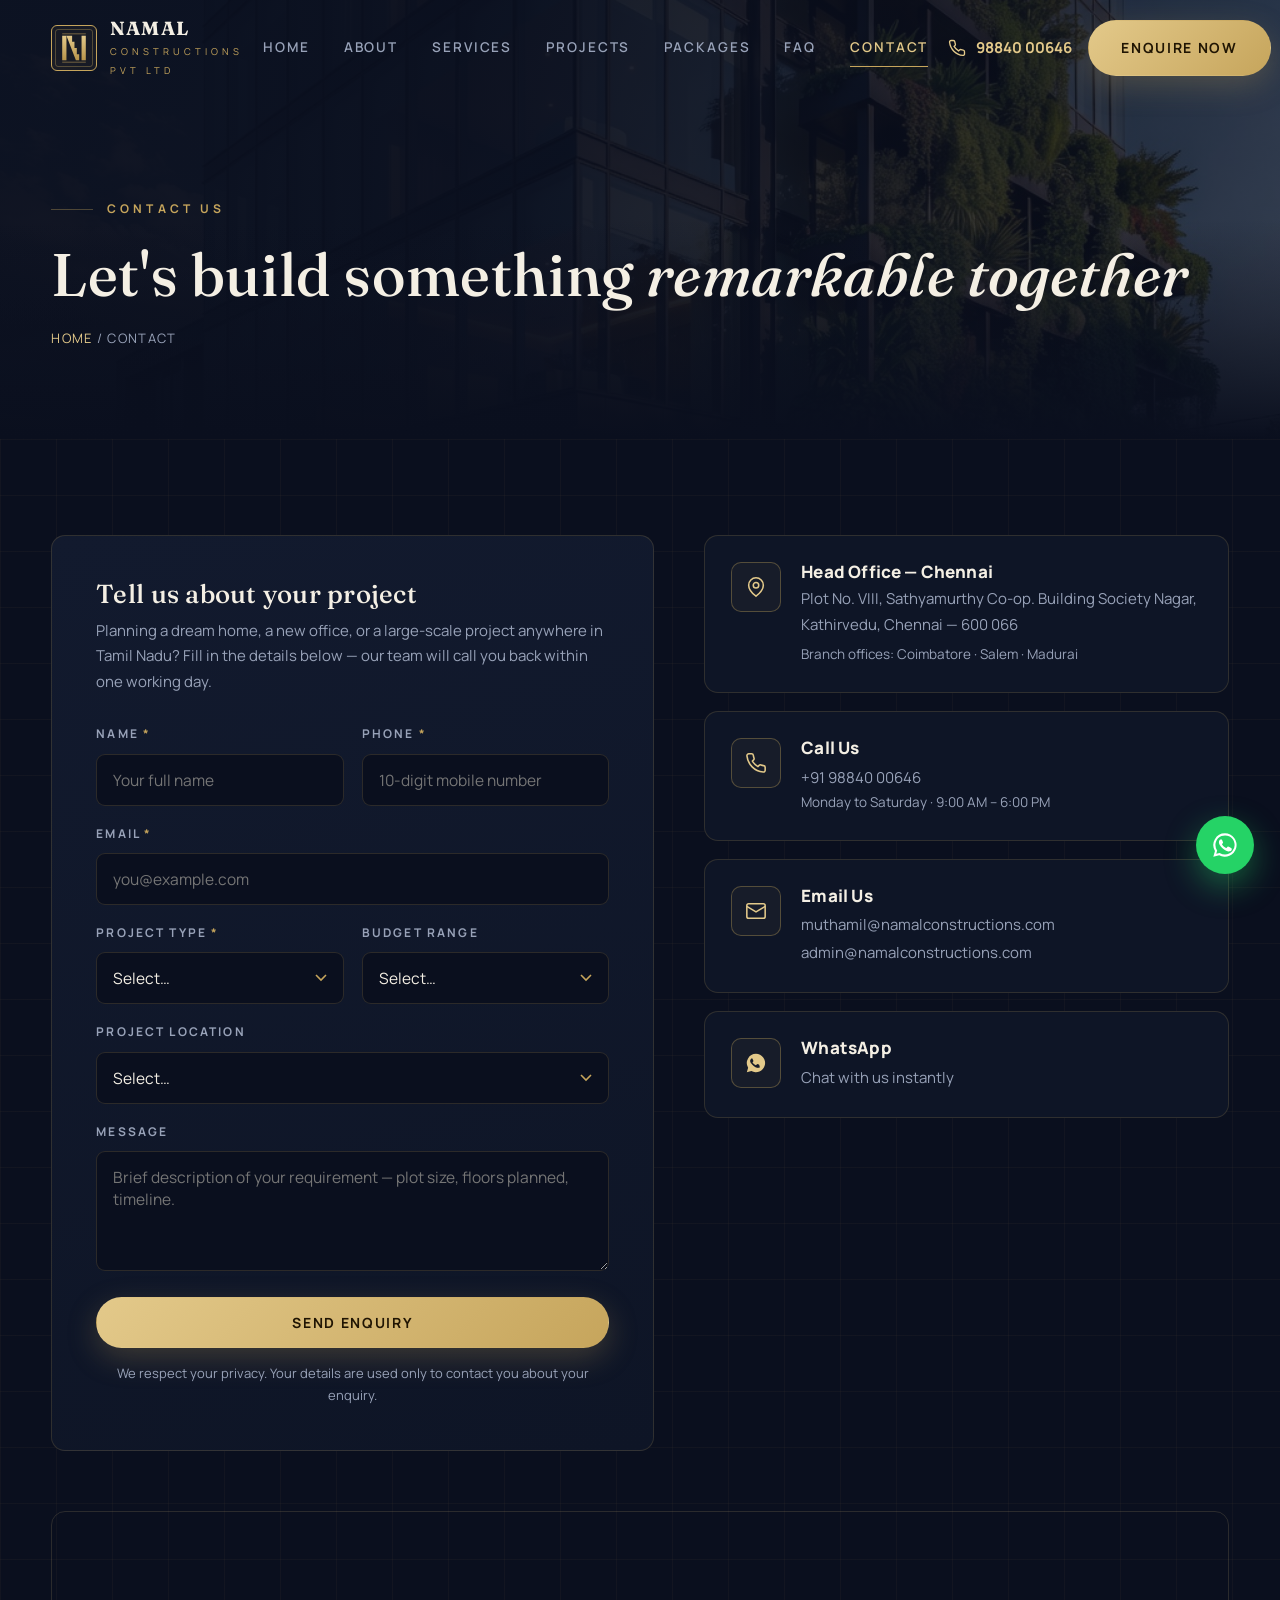
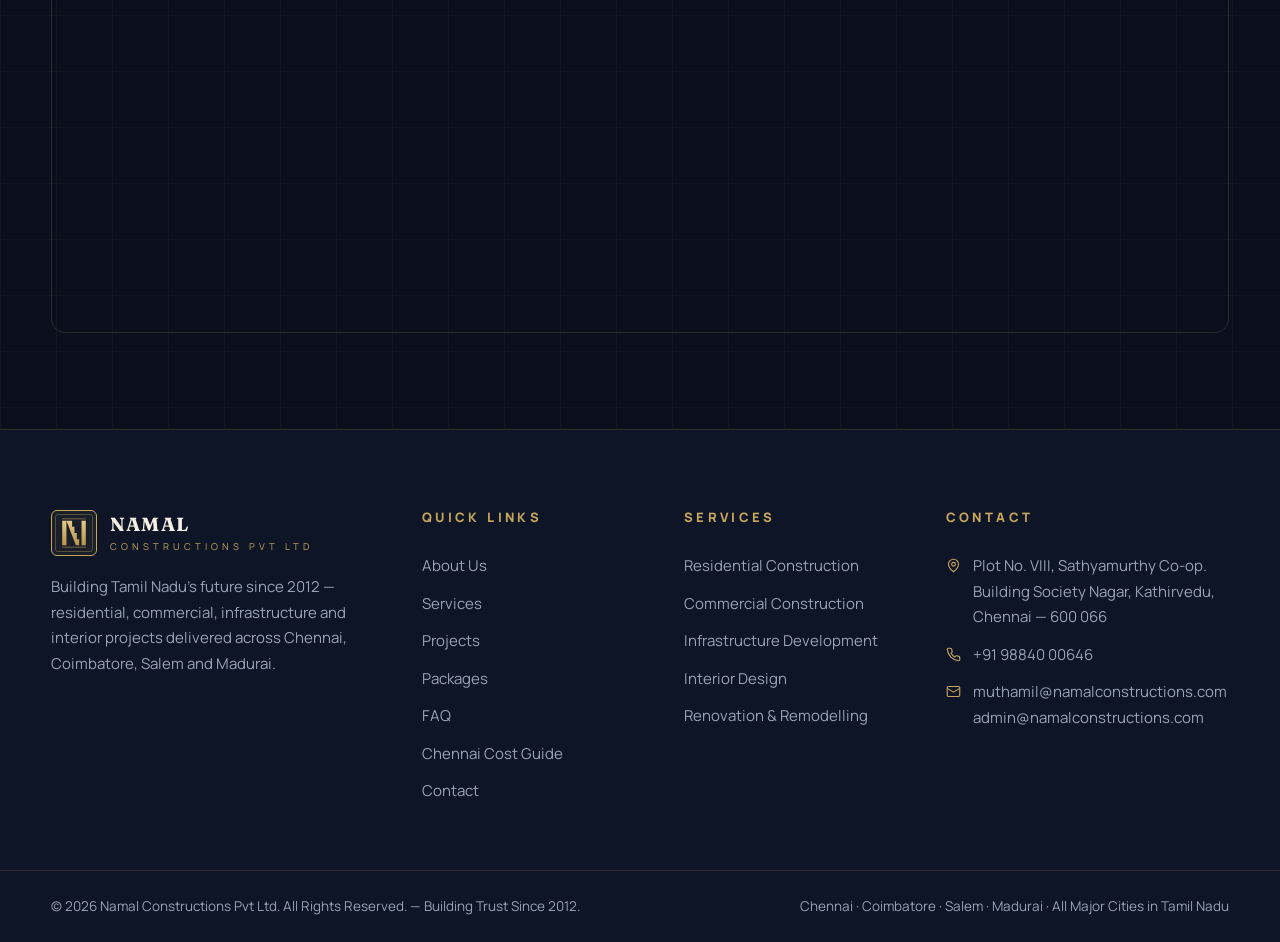
<file: contact.html>
<!DOCTYPE html>
<html lang="en">
<head>
<meta charset="UTF-8" />
<meta name="viewport" content="width=device-width, initial-scale=1.0" />
<title>Contact Us — Namal Constructions Pvt Ltd, Chennai</title>
<meta name="description" content="Contact Namal Constructions Pvt Ltd — head office in Chennai, branches in Coimbatore, Salem and Madurai. Call 98840 00646 or send an enquiry for a free consultation." />
<link rel="preconnect" href="https://fonts.googleapis.com" />
<link rel="preconnect" href="https://fonts.gstatic.com" crossorigin />
<link href="https://fonts.googleapis.com/css2?family=Fraunces:ital,wght@0,400;0,500;0,600;1,400;1,500&family=Manrope:wght@400;500;600;700;800&display=swap" rel="stylesheet" />
<link rel="stylesheet" href="assets/css/style.css" />
<link rel="icon" href="data:image/svg+xml,<svg xmlns='http://www.w3.org/2000/svg' viewBox='0 0 100 100'><rect width='100' height='100' rx='16' fill='%230a0f1e'/><rect x='7' y='7' width='86' height='86' rx='11' fill='none' stroke='%23c6a55c' stroke-width='4'/><rect x='24' y='24' width='11' height='52' fill='%23d4b26a'/><rect x='65' y='24' width='11' height='52' fill='%23d4b26a'/><path d='M35 24 H48 v13 h6 v13 h6 v13 h5 v13 H53 Z' fill='%23d4b26a'/></svg>" />
<script type="application/ld+json">
{
  "@context": "https://schema.org",
  "@type": "GeneralContractor",
  "@id": "https://www.namalconstructions.com/#business",
  "name": "Namal Constructions Pvt Ltd",
  "alternateName": "Namal Constructions Private Limited",
  "description": "Construction company in Tamil Nadu offering residential, commercial and infrastructure construction, renovation and interior design since 2012.",
  "url": "https://www.namalconstructions.com/",
  "logo": "https://www.namalconstructions.com/assets/img/logo-mark.png",
  "image": "https://www.namalconstructions.com/assets/img/tower-1.jpg",
  "telephone": "+91-9884000646",
  "email": "admin@namalconstructions.com",
  "foundingDate": "2012",
  "priceRange": "₹₹",
  "address": {
    "@type": "PostalAddress",
    "streetAddress": "Plot No. VIII, Sathyamurthy Co-op. Building Society Nagar, Kathirvedu",
    "addressLocality": "Chennai",
    "addressRegion": "Tamil Nadu",
    "postalCode": "600066",
    "addressCountry": "IN"
  },
  "geo": {
    "@type": "GeoCoordinates",
    "latitude": 13.144944,
    "longitude": 80.199472
  },
  "hasMap": "https://www.google.com/maps?q=13.144944,80.199472",
  "openingHoursSpecification": [
    {
      "@type": "OpeningHoursSpecification",
      "dayOfWeek": [
        "Monday",
        "Tuesday",
        "Wednesday",
        "Thursday",
        "Friday",
        "Saturday"
      ],
      "opens": "09:00",
      "closes": "18:00"
    }
  ],
  "areaServed": [
    {
      "@type": "City",
      "name": "Chennai"
    },
    {
      "@type": "City",
      "name": "Coimbatore"
    },
    {
      "@type": "City",
      "name": "Salem"
    },
    {
      "@type": "City",
      "name": "Madurai"
    }
  ],
  "contactPoint": {
    "@type": "ContactPoint",
    "telephone": "+91-9884000646",
    "contactType": "customer service",
    "availableLanguage": [
      "en",
      "ta"
    ]
  },
  "hasOfferCatalog": {
    "@type": "OfferCatalog",
    "name": "Construction Services",
    "itemListElement": [
      {
        "@type": "Offer",
        "itemOffered": {
          "@type": "Service",
          "name": "Residential Construction"
        }
      },
      {
        "@type": "Offer",
        "itemOffered": {
          "@type": "Service",
          "name": "Commercial Construction"
        }
      },
      {
        "@type": "Offer",
        "itemOffered": {
          "@type": "Service",
          "name": "Infrastructure Development"
        }
      },
      {
        "@type": "Offer",
        "itemOffered": {
          "@type": "Service",
          "name": "Interior Design"
        }
      },
      {
        "@type": "Offer",
        "itemOffered": {
          "@type": "Service",
          "name": "Renovation & Remodelling"
        }
      }
    ]
  }
}
</script>
</head>
<body>

<header class="site-header">
  <div class="container header-inner">
    <a class="logo" href="index.html" aria-label="Namal Constructions home">
      <span class="logo-mark"><svg viewBox="20 14 60 72" xmlns="http://www.w3.org/2000/svg" aria-hidden="true"><defs><linearGradient id="lgN" x1="0" y1="0" x2="0" y2="1"><stop offset="0" stop-color="#e3c98a"/><stop offset="1" stop-color="#b8944a"/></linearGradient></defs><rect x="25" y="24" width="9" height="52" fill="url(#lgN)"/><rect x="66" y="24" width="9" height="52" fill="url(#lgN)"/><path d="M34 24 H46 v13 h5 v13 h5 v13 h5 v13 H54 Z" fill="url(#lgN)"/><rect x="25" y="19" width="50" height="2" fill="#c6a55c" fill-opacity="0.55"/><rect x="25" y="79" width="50" height="2" fill="#c6a55c" fill-opacity="0.55"/></svg></span>
      <span class="logo-text"><strong>NAMAL</strong><span>Constructions Pvt Ltd</span></span>
    </a>
    <nav class="nav" aria-label="Main navigation">
      <a href="index.html">Home</a>
      <a href="about.html">About</a>
      <a href="services.html">Services</a>
      <a href="projects.html">Projects</a>
      <a href="services.html#packages">Packages</a>
      <a href="faq.html">FAQ</a>
      <a href="contact.html" class="active">Contact</a>
    </nav>
    <div class="header-cta">
      <a class="call-pill" href="tel:+919884000646"><svg width="18" height="18" viewBox="0 0 24 24" fill="none" stroke="currentColor" stroke-width="1.8"><path d="M22 16.9v3a2 2 0 0 1-2.2 2A19.8 19.8 0 0 1 2.1 4.2 2 2 0 0 1 4.1 2h3a2 2 0 0 1 2 1.7c.13.96.36 1.9.7 2.8a2 2 0 0 1-.45 2.1L8.1 9.9a16 16 0 0 0 6 6l1.3-1.3a2 2 0 0 1 2.1-.45c.9.34 1.84.57 2.8.7A2 2 0 0 1 22 16.9z"/></svg><span class="txt">98840&nbsp;00646</span></a>
      <a class="btn btn-gold" href="contact.html">Enquire Now</a>
    </div>
    <button class="nav-toggle" aria-label="Toggle menu"><span></span><span></span><span></span></button>
  </div>
</header>

<section class="page-hero">
  <div class="hero-media"><img src="assets/img/tower-2.jpg" alt="" /></div>
  <div class="hero-scrim"></div>
  <div class="container">
    <span class="eyebrow">Contact Us</span>
    <h1>Let's build something <em>remarkable together</em></h1>
    <p class="breadcrumb"><a href="index.html">Home</a> / Contact</p>
  </div>
</section>

<section class="bp-grid">
  <div class="container contact-grid">

    <!-- FORM -->
    <div class="form-card reveal">
      <h3>Tell us about your project</h3>
      <p>Planning a dream home, a new office, or a large-scale project anywhere in Tamil Nadu? Fill in the details below — our team will call you back within one working day.</p>
      <div id="form-status" class="form-status" role="status" aria-live="polite"></div>
      <form id="lead-form" novalidate>
        <div class="form-row">
          <div class="field">
            <label for="f-name">Name <span class="req">*</span></label>
            <input id="f-name" name="name" type="text" autocomplete="name" placeholder="Your full name" required />
            <span class="err-msg">Please enter your name.</span>
          </div>
          <div class="field">
            <label for="f-phone">Phone <span class="req">*</span></label>
            <input id="f-phone" name="phone" type="tel" autocomplete="tel" placeholder="10-digit mobile number" required />
            <span class="err-msg">Enter a valid 10-digit mobile number.</span>
          </div>
        </div>
        <div class="field">
          <label for="f-email">Email <span class="req">*</span></label>
          <input id="f-email" name="email" type="email" autocomplete="email" placeholder="you@example.com" required />
          <span class="err-msg">Enter a valid email address.</span>
        </div>
        <div class="form-row">
          <div class="field">
            <label for="f-type">Project Type <span class="req">*</span></label>
            <select id="f-type" name="project_type" required>
              <option value="" selected disabled>Select…</option>
              <option>Residential</option>
              <option>Commercial</option>
              <option>Infrastructure</option>
              <option>Interior Design</option>
              <option>Renovation</option>
            </select>
            <span class="err-msg">Select a project type.</span>
          </div>
          <div class="field">
            <label for="f-budget">Budget Range</label>
            <select id="f-budget" name="budget">
              <option value="" selected disabled>Select…</option>
              <option>Under ₹25 Lakhs</option>
              <option>₹25 – 50 Lakhs</option>
              <option>₹50 Lakhs – 1 Crore</option>
              <option>₹1 – 2 Crores</option>
              <option>Above ₹2 Crores</option>
            </select>
            <span class="err-msg"></span>
          </div>
        </div>
        <div class="field">
          <label for="f-location">Project Location</label>
          <select id="f-location" name="location">
            <option value="" selected disabled>Select…</option>
            <option>Chennai</option>
            <option>Coimbatore</option>
            <option>Salem</option>
            <option>Madurai</option>
            <option>Other</option>
          </select>
          <span class="err-msg"></span>
        </div>
        <div class="field">
          <label for="f-message">Message</label>
          <textarea id="f-message" name="message" placeholder="Brief description of your requirement — plot size, floors planned, timeline."></textarea>
          <span class="err-msg"></span>
        </div>
        <button type="submit" class="btn btn-gold btn-block">Send Enquiry</button>
        <p style="color:var(--muted);font-size:13px;margin-top:14px;text-align:center;">We respect your privacy. Your details are used only to contact you about your enquiry.</p>
      </form>
    </div>

    <!-- INFO -->
    <div class="info-stack">
      <div class="info-tile reveal">
        <div class="icon"><svg width="22" height="22" viewBox="0 0 24 24" fill="none" stroke="currentColor" stroke-width="1.7"><path d="M20 10c0 6-8 12-8 12s-8-6-8-12a8 8 0 0 1 16 0z"/><circle cx="12" cy="10" r="3"/></svg></div>
        <div><h4>Head Office — Chennai</h4><p>Plot No. VIII, Sathyamurthy Co-op. Building Society Nagar,<br />Kathirvedu, Chennai — 600 066</p><p style="font-size:13.5px;margin-top:6px;">Branch offices: Coimbatore · Salem · Madurai</p></div>
      </div>
      <div class="info-tile reveal reveal-d1">
        <div class="icon"><svg width="22" height="22" viewBox="0 0 24 24" fill="none" stroke="currentColor" stroke-width="1.7"><path d="M22 16.9v3a2 2 0 0 1-2.2 2A19.8 19.8 0 0 1 2.1 4.2 2 2 0 0 1 4.1 2h3a2 2 0 0 1 2 1.7c.13.96.36 1.9.7 2.8a2 2 0 0 1-.45 2.1L8.1 9.9a16 16 0 0 0 6 6l1.3-1.3a2 2 0 0 1 2.1-.45c.9.34 1.84.57 2.8.7A2 2 0 0 1 22 16.9z"/></svg></div>
        <div><h4>Call Us</h4><a class="link" href="tel:+919884000646">+91 98840 00646</a><p style="font-size:13.5px;">Monday to Saturday · 9:00 AM – 6:00 PM</p></div>
      </div>
      <div class="info-tile reveal reveal-d2">
        <div class="icon"><svg width="22" height="22" viewBox="0 0 24 24" fill="none" stroke="currentColor" stroke-width="1.7"><rect x="2" y="4" width="20" height="16" rx="2"/><path d="m22 7-10 6L2 7"/></svg></div>
        <div><h4>Email Us</h4><a class="link" href="mailto:muthamil@namalconstructions.com">muthamil@namalconstructions.com</a><br /><a class="link" href="mailto:admin@namalconstructions.com">admin@namalconstructions.com</a></div>
      </div>
      <div class="info-tile reveal reveal-d2">
        <div class="icon"><svg width="22" height="22" viewBox="0 0 24 24" fill="currentColor"><path d="M12 2a10 10 0 0 0-8.6 15.1L2 22l5-1.3A10 10 0 1 0 12 2zm4.5 14.1c-.2.6-1.1 1.1-1.7 1.2-.5.1-1.1.1-1.8-.1-.4-.1-.9-.3-1.6-.6-2.8-1.2-4.6-4-4.7-4.2-.1-.2-1.1-1.4-1.1-2.7s.7-1.9.9-2.2c.2-.2.5-.3.7-.3h.5c.2 0 .4-.1.6.4l.8 1.9c.1.1.1.3 0 .5-.1.2-.2.3-.3.5l-.4.5c-.1.1-.2.3-.1.5.1.2.5.9 1.4 1.7.9.9 1.7 1.1 2 1.2.2.1.4.1.5-.1.2-.2.6-.8.8-1 .2-.2.4-.2.6-.1.2.1 1.5.7 1.7.8.2.1.4.2.4.3.1.1.1.6-.2 1.2z"/></svg></div>
        <div><h4>WhatsApp</h4><a class="link" href="https://wa.me/919884000646" target="_blank" rel="noopener">Chat with us instantly</a></div>
      </div>
    </div>
  </div>

  <!-- MAP -->
  <div class="container">
    <div class="map-frame reveal">
      <iframe title="Namal Constructions location map" loading="lazy" referrerpolicy="no-referrer-when-downgrade"
        src="https://www.google.com/maps?q=13.144944,80.199472&z=17&output=embed"></iframe>
    </div>
  </div>
</section>

<footer class="site-footer">
  <div class="container footer-grid">
    <div class="footer-brand">
      <a class="logo" href="index.html"><span class="logo-mark"><svg viewBox="20 14 60 72" xmlns="http://www.w3.org/2000/svg" aria-hidden="true"><defs><linearGradient id="lgN" x1="0" y1="0" x2="0" y2="1"><stop offset="0" stop-color="#e3c98a"/><stop offset="1" stop-color="#b8944a"/></linearGradient></defs><rect x="25" y="24" width="9" height="52" fill="url(#lgN)"/><rect x="66" y="24" width="9" height="52" fill="url(#lgN)"/><path d="M34 24 H46 v13 h5 v13 h5 v13 h5 v13 H54 Z" fill="url(#lgN)"/><rect x="25" y="19" width="50" height="2" fill="#c6a55c" fill-opacity="0.55"/><rect x="25" y="79" width="50" height="2" fill="#c6a55c" fill-opacity="0.55"/></svg></span><span class="logo-text"><strong>NAMAL</strong><span>Constructions Pvt Ltd</span></span></a>
      <p>Building Tamil Nadu's future since 2012 — residential, commercial, infrastructure and interior projects delivered across Chennai, Coimbatore, Salem and Madurai.</p>
    </div>
    <div><h4>Quick Links</h4><ul><li><a href="about.html">About Us</a></li><li><a href="services.html">Services</a></li><li><a href="projects.html">Projects</a></li><li><a href="services.html#packages">Packages</a></li><li><a href="faq.html">FAQ</a></li><li><a href="cost-to-build-1200-sqft-house-chennai.html">Chennai Cost Guide</a></li><li><a href="contact.html">Contact</a></li></ul></div>
    <div><h4>Services</h4><ul><li><a href="services.html#construction">Residential Construction</a></li><li><a href="services.html#construction">Commercial Construction</a></li><li><a href="services.html#construction">Infrastructure Development</a></li><li><a href="services.html#interiors">Interior Design</a></li><li><a href="services.html#construction">Renovation &amp; Remodelling</a></li></ul></div>
    <div><h4>Contact</h4>
      <ul class="footer-contact">
        <li><svg width="15" height="15" viewBox="0 0 24 24" fill="none" stroke="currentColor" stroke-width="1.8"><path d="M20 10c0 6-8 12-8 12s-8-6-8-12a8 8 0 0 1 16 0z"/><circle cx="12" cy="10" r="3"/></svg><span>Plot No. VIII, Sathyamurthy Co-op. Building Society Nagar, Kathirvedu, Chennai — 600 066</span></li>
        <li><svg width="15" height="15" viewBox="0 0 24 24" fill="none" stroke="currentColor" stroke-width="1.8"><path d="M22 16.9v3a2 2 0 0 1-2.2 2A19.8 19.8 0 0 1 2.1 4.2 2 2 0 0 1 4.1 2h3a2 2 0 0 1 2 1.7c.13.96.36 1.9.7 2.8a2 2 0 0 1-.45 2.1L8.1 9.9a16 16 0 0 0 6 6l1.3-1.3a2 2 0 0 1 2.1-.45c.9.34 1.84.57 2.8.7A2 2 0 0 1 22 16.9z"/></svg><a href="tel:+919884000646">+91 98840 00646</a></li>
        <li><svg width="15" height="15" viewBox="0 0 24 24" fill="none" stroke="currentColor" stroke-width="1.8"><rect x="2" y="4" width="20" height="16" rx="2"/><path d="m22 7-10 6L2 7"/></svg><span><a href="mailto:muthamil@namalconstructions.com">muthamil@namalconstructions.com</a><br /><a href="mailto:admin@namalconstructions.com">admin@namalconstructions.com</a></span></li>
      </ul>
    </div>
  </div>
  <div class="footer-bottom"><div class="container" style="display:flex;justify-content:space-between;flex-wrap:wrap;gap:12px;"><span>© <span data-year></span> Namal Constructions Pvt Ltd. All Rights Reserved. — Building Trust Since 2012.</span><span>Chennai · Coimbatore · Salem · Madurai · All Major Cities in Tamil Nadu</span></div></div>
</footer>

<a class="float-wa" href="https://wa.me/919884000646?text=Hi%20Namal%20Constructions%2C%20I%27d%20like%20to%20discuss%20a%20project." target="_blank" rel="noopener" aria-label="Chat on WhatsApp"><svg width="28" height="28" viewBox="0 0 24 24" fill="currentColor"><path d="M12 2a10 10 0 0 0-8.6 15.1L2 22l5-1.3A10 10 0 1 0 12 2zm0 18.2a8.2 8.2 0 0 1-4.2-1.2l-.3-.2-3 .8.8-2.9-.2-.3A8.2 8.2 0 1 1 12 20.2zm4.5-6.1c-.2-.1-1.5-.7-1.7-.8-.2-.1-.4-.1-.6.1-.2.2-.6.8-.8 1-.1.2-.3.2-.5.1a6.7 6.7 0 0 1-2-1.2 7.5 7.5 0 0 1-1.4-1.7c-.1-.2 0-.4.1-.5l.4-.5c.1-.2.2-.3.3-.5.1-.2 0-.4 0-.5l-.8-1.9c-.2-.5-.4-.4-.6-.4h-.5c-.2 0-.5.1-.7.3-.2.3-.9.9-.9 2.2s1 2.5 1.1 2.7c.1.2 1.9 3 4.7 4.2.7.3 1.2.5 1.6.6.7.2 1.3.2 1.8.1.6-.1 1.5-.6 1.7-1.2.2-.6.2-1.1.1-1.2 0-.1-.2-.2-.4-.3z"/></svg></a>
<button class="back-top" aria-label="Back to top"><svg width="18" height="18" viewBox="0 0 24 24" fill="none" stroke="currentColor" stroke-width="2"><path d="m18 15-6-6-6 6"/></svg></button>

<script src="assets/js/main.js"></script>
</body>
</html>
</file>
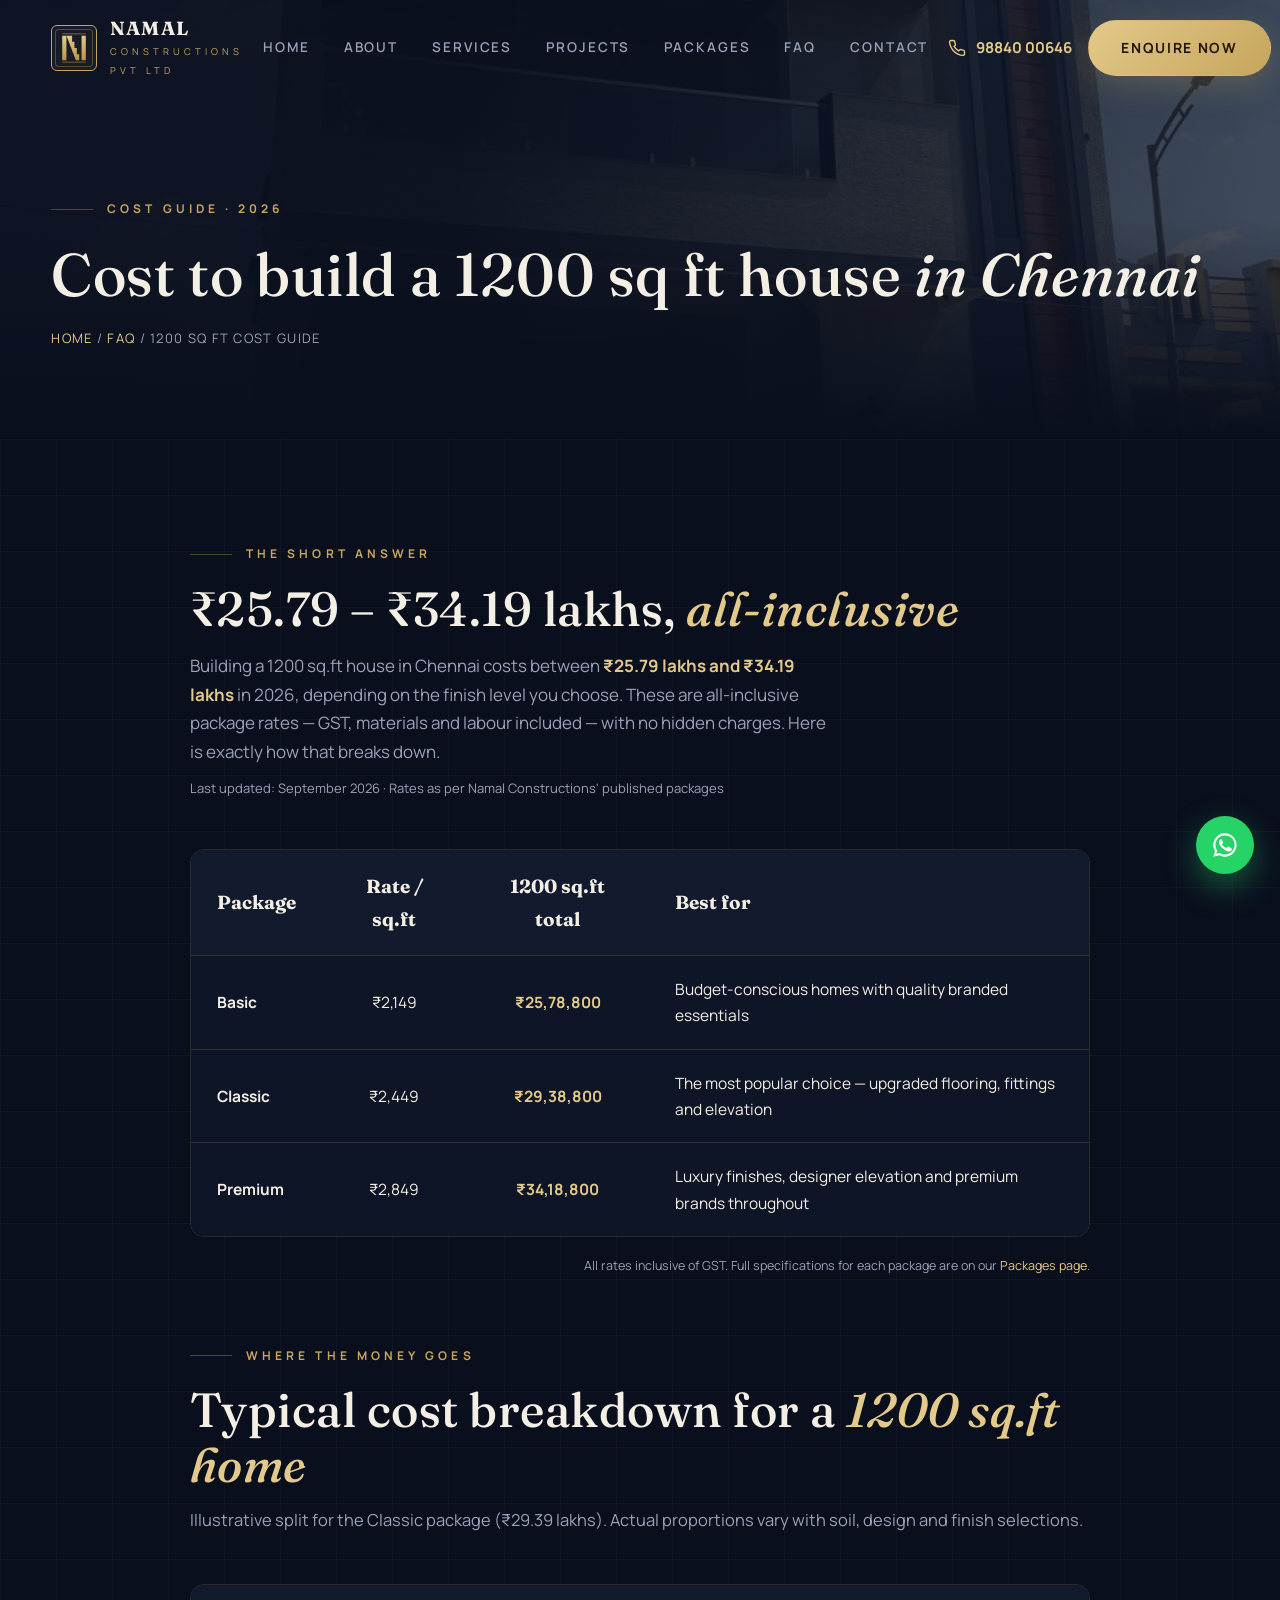
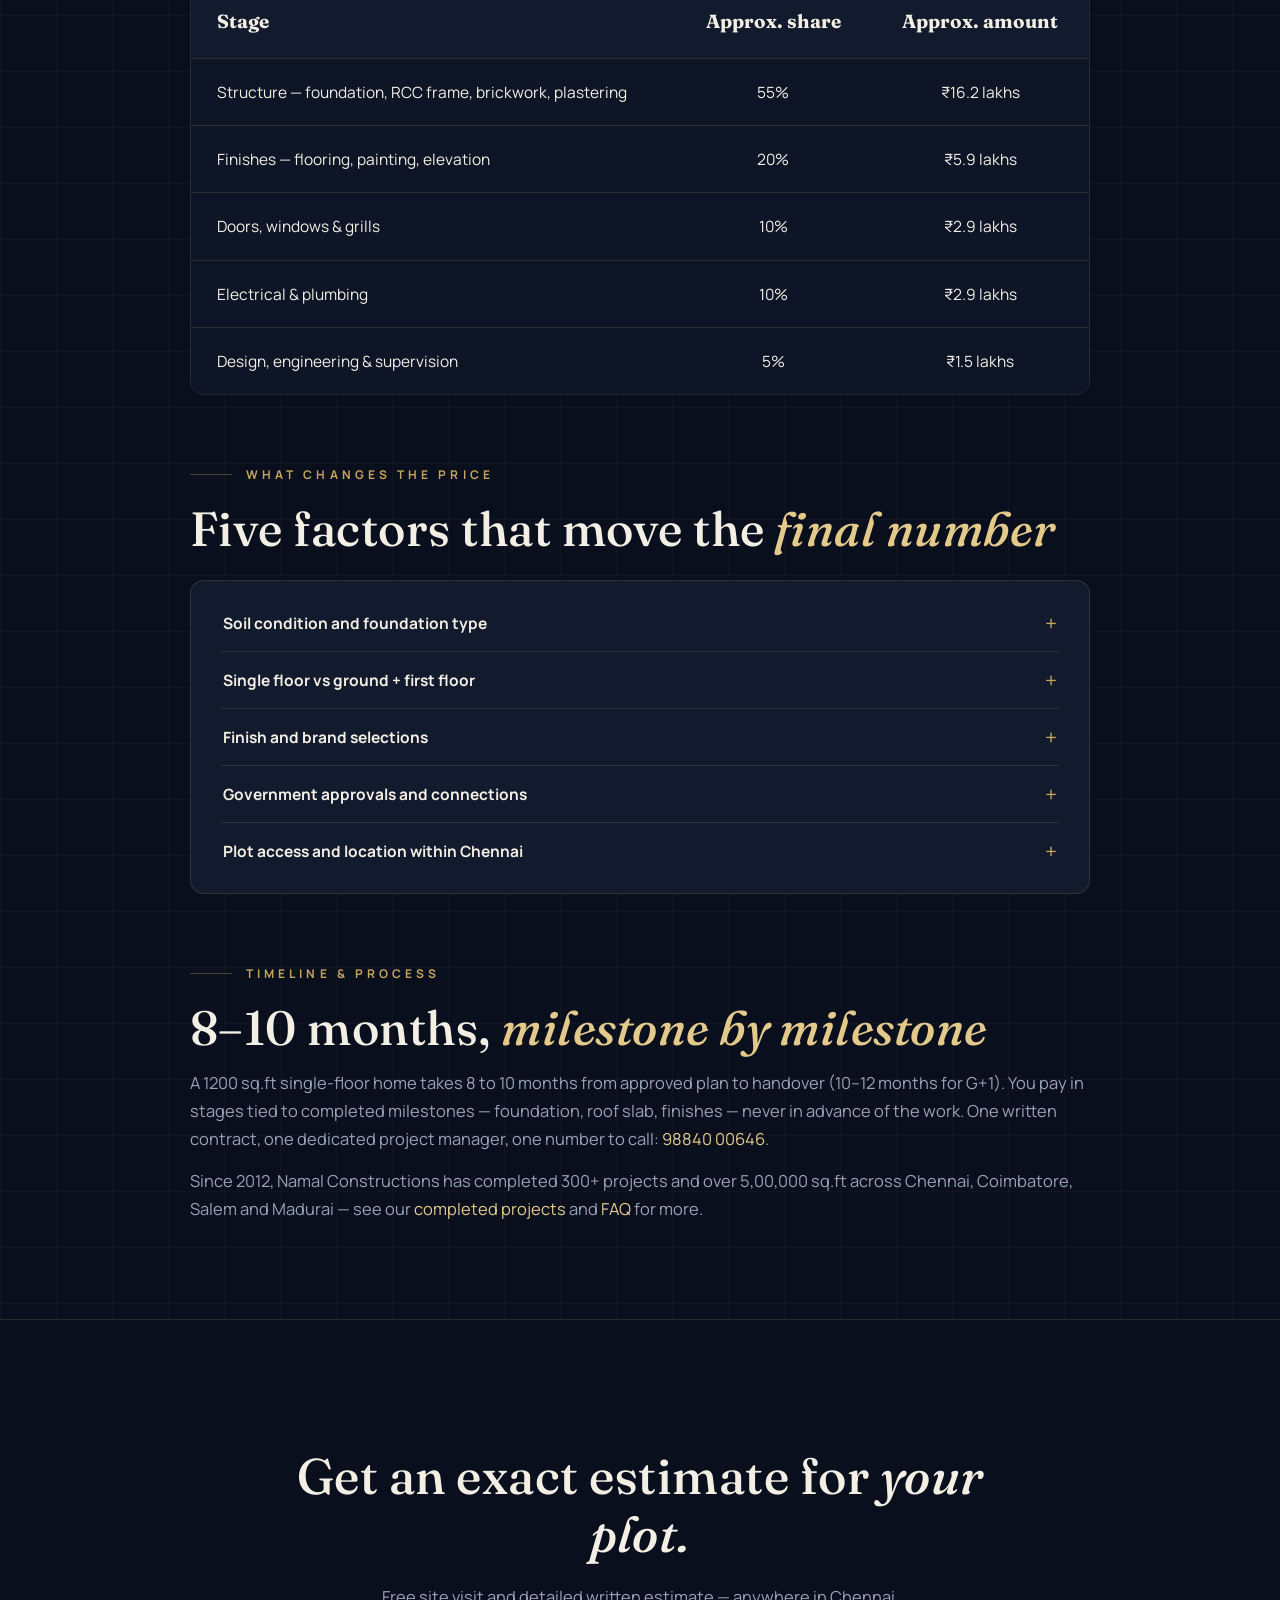
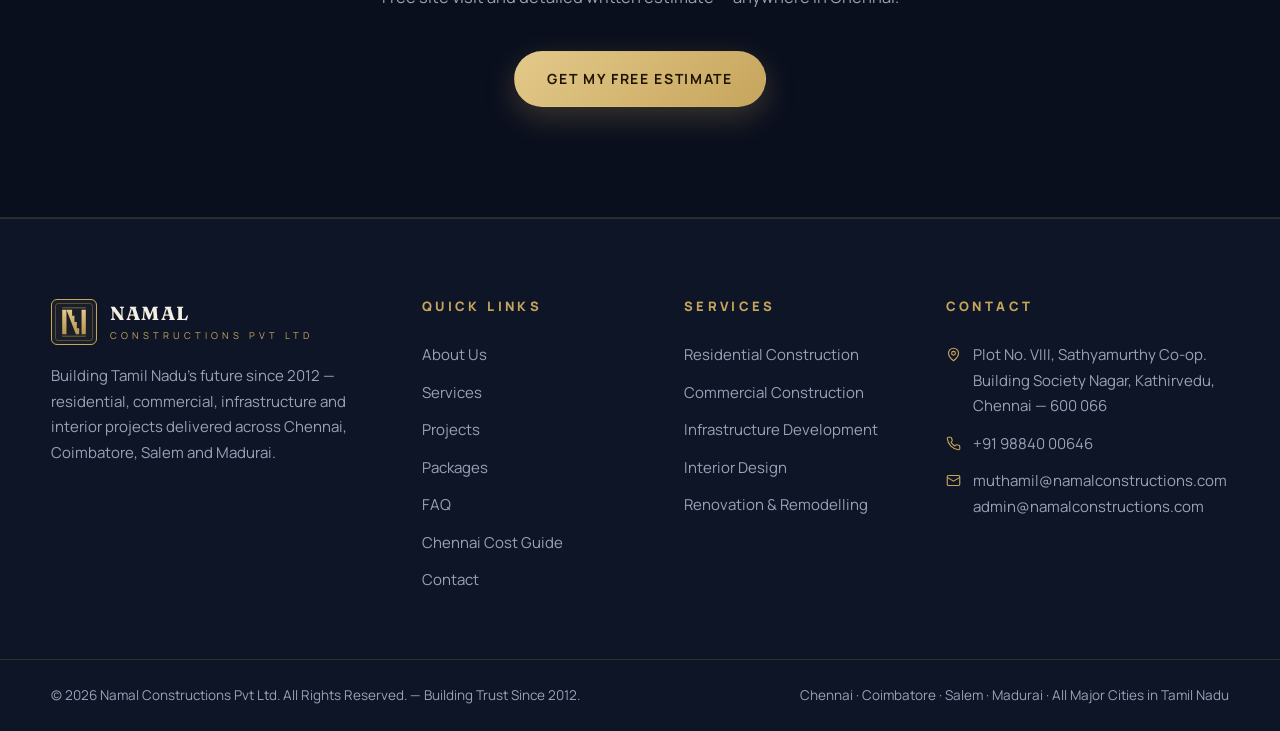
<file: cost-to-build-1200-sqft-house-chennai.html>
<!DOCTYPE html>
<html lang="en">
<head>
<meta charset="UTF-8" />
<meta name="viewport" content="width=device-width, initial-scale=1.0" />
<title>Cost to Build a 1200 Sq Ft House in Chennai (2026) — ₹25.8 to ₹34.2 Lakhs | Namal Constructions</title>
<meta name="description" content="Building a 1200 sq.ft house in Chennai costs ₹25.79–₹34.19 lakhs in 2026, based on all-inclusive packages of ₹2,149–₹2,849 per sq.ft (incl. GST). Full cost breakdown, what's included, timeline and factors that change the price." />
<meta name="keywords" content="cost to build 1200 sq ft house chennai, house construction cost chennai 2026, 1200 sqft house construction cost, construction cost per sq ft chennai, 2bhk construction cost chennai" />
<link rel="canonical" href="https://www.namalconstructions.com/cost-to-build-1200-sqft-house-chennai.html" />
<link rel="preconnect" href="https://fonts.googleapis.com" />
<link rel="preconnect" href="https://fonts.gstatic.com" crossorigin />
<link href="https://fonts.googleapis.com/css2?family=Fraunces:ital,wght@0,400;0,500;0,600;1,400;1,500&family=Manrope:wght@400;500;600;700;800&display=swap" rel="stylesheet" />
<link rel="stylesheet" href="assets/css/style.css" />
<link rel="icon" href="data:image/svg+xml,<svg xmlns='http://www.w3.org/2000/svg' viewBox='0 0 100 100'><rect width='100' height='100' rx='16' fill='%230a0f1e'/><rect x='7' y='7' width='86' height='86' rx='11' fill='none' stroke='%23c6a55c' stroke-width='4'/><rect x='24' y='24' width='11' height='52' fill='%23d4b26a'/><rect x='65' y='24' width='11' height='52' fill='%23d4b26a'/><path d='M35 24 H48 v13 h6 v13 h6 v13 h5 v13 H53 Z' fill='%23d4b26a'/></svg>" />
<script type="application/ld+json">
{
  "@context": "https://schema.org",
  "@type": "Article",
  "headline": "Cost to Build a 1200 Sq Ft House in Chennai (2026)",
  "description": "Complete 2026 cost guide for building a 1200 sq.ft house in Chennai: ₹25.79–₹34.19 lakhs all-inclusive, with package comparison, cost breakdown and timeline.",
  "author": { "@type": "Organization", "name": "Namal Constructions Pvt Ltd", "url": "https://www.namalconstructions.com" },
  "publisher": { "@type": "Organization", "name": "Namal Constructions Pvt Ltd" },
  "datePublished": "2026-09-17",
  "dateModified": "2026-09-17",
  "mainEntityOfPage": "https://www.namalconstructions.com/cost-to-build-1200-sqft-house-chennai.html"
}
</script>
<script type="application/ld+json">
{
  "@context": "https://schema.org",
  "@type": "FAQPage",
  "mainEntity": [
    {
      "@type": "Question",
      "name": "How much does it cost to build a 1200 sq ft house in Chennai in 2026?",
      "acceptedAnswer": { "@type": "Answer", "text": "Building a 1200 sq.ft house in Chennai costs between ₹25.79 lakhs and ₹34.19 lakhs in 2026 with Namal Constructions' all-inclusive packages: Basic at ₹2,149/sq.ft (₹25,78,800), Classic at ₹2,449/sq.ft (₹29,38,800) and Premium at ₹2,849/sq.ft (₹34,18,800), all inclusive of GST, materials and labour." }
    },
    {
      "@type": "Question",
      "name": "Can I build a 2BHK house in Chennai for 25 lakhs?",
      "acceptedAnswer": { "@type": "Answer", "text": "Yes. A compact 2BHK of around 1,000–1,200 sq.ft built-up area is achievable within ₹22–26 lakhs on the Basic package at ₹2,149/sq.ft. The exact figure depends on soil conditions, floor plan efficiency and finish selections — a free site visit and detailed estimate helps fix the number before you commit." }
    },
    {
      "@type": "Question",
      "name": "How long does it take to build a 1200 sq ft house in Chennai?",
      "acceptedAnswer": { "@type": "Answer", "text": "A 1200 sq.ft single-floor house typically takes 8 to 10 months from approved plan to handover; adding a first floor extends this to 10–12 months. Namal Constructions commits to a written schedule with milestone-based payments and a dedicated project manager." }
    },
    {
      "@type": "Question",
      "name": "Does the construction cost include plan approval and GST?",
      "acceptedAnswer": { "@type": "Answer", "text": "Namal Constructions' package rates include GST, structural design, materials and labour. Government fees for CMDA/DTCP plan approval, EB connection and water/sewer connections are charged at actuals, since they vary by plot and locality. These are itemised transparently in the estimate before work begins." }
    }
  ]
}
</script>
</head>
<body>

<header class="site-header">
  <div class="container header-inner">
    <a class="logo" href="index.html" aria-label="Namal Constructions home">
      <span class="logo-mark"><svg viewBox="20 14 60 72" xmlns="http://www.w3.org/2000/svg" aria-hidden="true"><defs><linearGradient id="lgN" x1="0" y1="0" x2="0" y2="1"><stop offset="0" stop-color="#e3c98a"/><stop offset="1" stop-color="#b8944a"/></linearGradient></defs><rect x="25" y="24" width="9" height="52" fill="url(#lgN)"/><rect x="66" y="24" width="9" height="52" fill="url(#lgN)"/><path d="M34 24 H46 v13 h5 v13 h5 v13 h5 v13 H54 Z" fill="url(#lgN)"/><rect x="25" y="19" width="50" height="2" fill="#c6a55c" fill-opacity="0.55"/><rect x="25" y="79" width="50" height="2" fill="#c6a55c" fill-opacity="0.55"/></svg></span>
      <span class="logo-text"><strong>NAMAL</strong><span>Constructions Pvt Ltd</span></span>
    </a>
    <nav class="nav" aria-label="Main navigation">
      <a href="index.html">Home</a>
      <a href="about.html">About</a>
      <a href="services.html">Services</a>
      <a href="projects.html">Projects</a>
      <a href="services.html#packages">Packages</a>
      <a href="faq.html">FAQ</a>
      <a href="contact.html">Contact</a>
    </nav>
    <div class="header-cta">
      <a class="call-pill" href="tel:+919884000646"><svg width="18" height="18" viewBox="0 0 24 24" fill="none" stroke="currentColor" stroke-width="1.8"><path d="M22 16.9v3a2 2 0 0 1-2.2 2A19.8 19.8 0 0 1 2.1 4.2 2 2 0 0 1 4.1 2h3a2 2 0 0 1 2 1.7c.13.96.36 1.9.7 2.8a2 2 0 0 1-.45 2.1L8.1 9.9a16 16 0 0 0 6 6l1.3-1.3a2 2 0 0 1 2.1-.45c.9.34 1.84.57 2.8.7A2 2 0 0 1 22 16.9z"/></svg><span class="txt">98840&nbsp;00646</span></a>
      <a class="btn btn-gold" href="contact.html">Enquire Now</a>
    </div>
    <button class="nav-toggle" aria-label="Toggle menu"><span></span><span></span><span></span></button>
  </div>
</header>

<section class="page-hero">
  <div class="hero-media"><img src="assets/img/res-4.jpg" alt="" /></div>
  <div class="hero-scrim"></div>
  <div class="container">
    <span class="eyebrow">Cost Guide · 2026</span>
    <h1>Cost to build a 1200 sq ft house <em>in Chennai</em></h1>
    <p class="breadcrumb"><a href="index.html">Home</a> / <a href="faq.html">FAQ</a> / 1200 Sq Ft Cost Guide</p>
  </div>
</section>

<section class="bp-grid">
  <div class="container" style="max-width:900px;">

    <div class="reveal">
      <span class="eyebrow">The Short Answer</span>
      <h2 class="section-title">₹25.79 – ₹34.19 lakhs, <em>all-inclusive</em></h2>
      <p class="section-lead" style="margin-top:16px;">Building a 1200 sq.ft house in Chennai costs between <strong style="color:var(--gold-2);">₹25.79 lakhs and ₹34.19 lakhs</strong> in 2026, depending on the finish level you choose. These are all-inclusive package rates — GST, materials and labour included — with no hidden charges. Here is exactly how that breaks down.</p>
      <p style="color:var(--muted);font-size:13px;margin-top:10px;">Last updated: September 2026 · Rates as per Namal Constructions' published packages</p>
    </div>

    <div class="compare-wrap reveal">
      <table class="compare">
        <thead>
          <tr><th>Package</th><th class="center-col">Rate / sq.ft</th><th class="center-col">1200 sq.ft total</th><th>Best for</th></tr>
        </thead>
        <tbody>
          <tr><td><strong>Basic</strong></td><td class="center-col">₹2,149</td><td class="center-col"><strong style="color:var(--gold-2);">₹25,78,800</strong></td><td>Budget-conscious homes with quality branded essentials</td></tr>
          <tr><td><strong>Classic</strong></td><td class="center-col">₹2,449</td><td class="center-col"><strong style="color:var(--gold-2);">₹29,38,800</strong></td><td>The most popular choice — upgraded flooring, fittings and elevation</td></tr>
          <tr><td><strong>Premium</strong></td><td class="center-col">₹2,849</td><td class="center-col"><strong style="color:var(--gold-2);">₹34,18,800</strong></td><td>Luxury finishes, designer elevation and premium brands throughout</td></tr>
        </tbody>
      </table>
    </div>
    <p class="tandc reveal">All rates inclusive of GST. Full specifications for each package are on our <a href="services.html#packages" style="color:var(--gold-2);">Packages page</a>.</p>

    <div class="reveal" style="margin-top:60px;">
      <span class="eyebrow">Where The Money Goes</span>
      <h2 class="section-title">Typical cost breakdown for a <em>1200 sq.ft home</em></h2>
      <p style="color:var(--muted);margin-top:14px;margin-bottom:26px;">Illustrative split for the Classic package (₹29.39 lakhs). Actual proportions vary with soil, design and finish selections.</p>
    </div>

    <div class="compare-wrap reveal">
      <table class="compare">
        <thead><tr><th>Stage</th><th class="center-col">Approx. share</th><th class="center-col">Approx. amount</th></tr></thead>
        <tbody>
          <tr><td>Structure — foundation, RCC frame, brickwork, plastering</td><td class="center-col">55%</td><td class="center-col">₹16.2 lakhs</td></tr>
          <tr><td>Finishes — flooring, painting, elevation</td><td class="center-col">20%</td><td class="center-col">₹5.9 lakhs</td></tr>
          <tr><td>Doors, windows &amp; grills</td><td class="center-col">10%</td><td class="center-col">₹2.9 lakhs</td></tr>
          <tr><td>Electrical &amp; plumbing</td><td class="center-col">10%</td><td class="center-col">₹2.9 lakhs</td></tr>
          <tr><td>Design, engineering &amp; supervision</td><td class="center-col">5%</td><td class="center-col">₹1.5 lakhs</td></tr>
        </tbody>
      </table>
    </div>

    <div class="reveal" style="margin-top:60px;">
      <span class="eyebrow">What Changes The Price</span>
      <h2 class="section-title">Five factors that move the <em>final number</em></h2>
      <div style="margin-top:24px;background:var(--panel);border:1px solid var(--line);border-radius:var(--radius);padding:14px 30px;">
        <div class="pkg-acc">
          <button class="pkg-acc-head"><span>Soil condition and foundation type</span><span class="plus">+</span></button>
          <div class="pkg-acc-body"><ul><li>Marshy or filled-up soil (common in parts of North Chennai) may need deeper footings or piles, adding ₹1–3 lakhs</li><li>A free soil assessment during the site visit fixes this before quoting</li></ul></div>
        </div>
        <div class="pkg-acc">
          <button class="pkg-acc-head"><span>Single floor vs ground + first floor</span><span class="plus">+</span></button>
          <div class="pkg-acc-body"><ul><li>1200 sq.ft as G+1 (600 + 600) costs slightly more per sq.ft than a single floor due to staircase, slab and structural work</li><li>But it leaves ground space open and supports future expansion</li></ul></div>
        </div>
        <div class="pkg-acc">
          <button class="pkg-acc-head"><span>Finish and brand selections</span><span class="plus">+</span></button>
          <div class="pkg-acc-body"><ul><li>The jump from Basic to Premium (₹700/sq.ft) is almost entirely finishes: tiles, sanitaryware, elevation, paint brands</li><li>Structure quality stays the same in every package — we never compromise there</li></ul></div>
        </div>
        <div class="pkg-acc">
          <button class="pkg-acc-head"><span>Government approvals and connections</span><span class="plus">+</span></button>
          <div class="pkg-acc-body"><ul><li>CMDA/DTCP plan approval, EB and water/sewer connections are charged at actuals — typically ₹0.5–1.5 lakhs depending on locality</li><li>Itemised transparently in your estimate</li></ul></div>
        </div>
        <div class="pkg-acc">
          <button class="pkg-acc-head"><span>Plot access and location within Chennai</span><span class="plus">+</span></button>
          <div class="pkg-acc-body"><ul><li>Narrow-road plots increase material handling cost slightly</li><li>We build across all of Chennai — Kathirvedu, Madhavaram, Ambattur, Avadi, Porur, Tambaram and beyond</li></ul></div>
        </div>
      </div>
    </div>

    <div class="reveal" style="margin-top:60px;">
      <span class="eyebrow">Timeline &amp; Process</span>
      <h2 class="section-title">8–10 months, <em>milestone by milestone</em></h2>
      <p style="color:var(--muted);margin-top:14px;">A 1200 sq.ft single-floor home takes 8 to 10 months from approved plan to handover (10–12 months for G+1). You pay in stages tied to completed milestones — foundation, roof slab, finishes — never in advance of the work. One written contract, one dedicated project manager, one number to call: <a href="tel:+919884000646" style="color:var(--gold-2);">98840 00646</a>.</p>
      <p style="color:var(--muted);margin-top:14px;">Since 2012, Namal Constructions has completed 300+ projects and over 5,00,000 sq.ft across Chennai, Coimbatore, Salem and Madurai — see our <a href="projects.html" style="color:var(--gold-2);">completed projects</a> and <a href="faq.html" style="color:var(--gold-2);">FAQ</a> for more.</p>
    </div>

  </div>
</section>

<section class="cta-band">
  <div class="container reveal">
    <h2>Get an exact estimate for <em>your plot.</em></h2>
    <p>Free site visit and detailed written estimate — anywhere in Chennai.</p>
    <a href="contact.html" class="btn btn-gold">Get My Free Estimate</a>
  </div>
</section>

<footer class="site-footer">
  <div class="container footer-grid">
    <div class="footer-brand">
      <a class="logo" href="index.html"><span class="logo-mark"><svg viewBox="20 14 60 72" xmlns="http://www.w3.org/2000/svg" aria-hidden="true"><defs><linearGradient id="lgN" x1="0" y1="0" x2="0" y2="1"><stop offset="0" stop-color="#e3c98a"/><stop offset="1" stop-color="#b8944a"/></linearGradient></defs><rect x="25" y="24" width="9" height="52" fill="url(#lgN)"/><rect x="66" y="24" width="9" height="52" fill="url(#lgN)"/><path d="M34 24 H46 v13 h5 v13 h5 v13 h5 v13 H54 Z" fill="url(#lgN)"/><rect x="25" y="19" width="50" height="2" fill="#c6a55c" fill-opacity="0.55"/><rect x="25" y="79" width="50" height="2" fill="#c6a55c" fill-opacity="0.55"/></svg></span><span class="logo-text"><strong>NAMAL</strong><span>Constructions Pvt Ltd</span></span></a>
      <p>Building Tamil Nadu's future since 2012 — residential, commercial, infrastructure and interior projects delivered across Chennai, Coimbatore, Salem and Madurai.</p>
    </div>
    <div><h4>Quick Links</h4><ul><li><a href="about.html">About Us</a></li><li><a href="services.html">Services</a></li><li><a href="projects.html">Projects</a></li><li><a href="services.html#packages">Packages</a></li><li><a href="faq.html">FAQ</a></li><li><a href="cost-to-build-1200-sqft-house-chennai.html">Chennai Cost Guide</a></li><li><a href="contact.html">Contact</a></li></ul></div>
    <div><h4>Services</h4><ul><li><a href="services.html#construction">Residential Construction</a></li><li><a href="services.html#construction">Commercial Construction</a></li><li><a href="services.html#construction">Infrastructure Development</a></li><li><a href="services.html#interiors">Interior Design</a></li><li><a href="services.html#construction">Renovation &amp; Remodelling</a></li></ul></div>
    <div><h4>Contact</h4>
      <ul class="footer-contact">
        <li><svg width="15" height="15" viewBox="0 0 24 24" fill="none" stroke="currentColor" stroke-width="1.8"><path d="M20 10c0 6-8 12-8 12s-8-6-8-12a8 8 0 0 1 16 0z"/><circle cx="12" cy="10" r="3"/></svg><span>Plot No. VIII, Sathyamurthy Co-op. Building Society Nagar, Kathirvedu, Chennai — 600 066</span></li>
        <li><svg width="15" height="15" viewBox="0 0 24 24" fill="none" stroke="currentColor" stroke-width="1.8"><path d="M22 16.9v3a2 2 0 0 1-2.2 2A19.8 19.8 0 0 1 2.1 4.2 2 2 0 0 1 4.1 2h3a2 2 0 0 1 2 1.7c.13.96.36 1.9.7 2.8a2 2 0 0 1-.45 2.1L8.1 9.9a16 16 0 0 0 6 6l1.3-1.3a2 2 0 0 1 2.1-.45c.9.34 1.84.57 2.8.7A2 2 0 0 1 22 16.9z"/></svg><a href="tel:+919884000646">+91 98840 00646</a></li>
        <li><svg width="15" height="15" viewBox="0 0 24 24" fill="none" stroke="currentColor" stroke-width="1.8"><rect x="2" y="4" width="20" height="16" rx="2"/><path d="m22 7-10 6L2 7"/></svg><span><a href="mailto:muthamil@namalconstructions.com">muthamil@namalconstructions.com</a><br /><a href="mailto:admin@namalconstructions.com">admin@namalconstructions.com</a></span></li>
      </ul>
    </div>
  </div>
  <div class="footer-bottom"><div class="container" style="display:flex;justify-content:space-between;flex-wrap:wrap;gap:12px;"><span>© <span data-year></span> Namal Constructions Pvt Ltd. All Rights Reserved. — Building Trust Since 2012.</span><span>Chennai · Coimbatore · Salem · Madurai · All Major Cities in Tamil Nadu</span></div></div>
</footer>

<a class="float-wa" href="https://wa.me/919884000646?text=Hi%20Namal%20Constructions%2C%20I%27d%20like%20an%20estimate%20for%20a%201200%20sq%20ft%20house." target="_blank" rel="noopener" aria-label="Chat on WhatsApp"><svg width="28" height="28" viewBox="0 0 24 24" fill="currentColor"><path d="M12 2a10 10 0 0 0-8.6 15.1L2 22l5-1.3A10 10 0 1 0 12 2zm0 18.2a8.2 8.2 0 0 1-4.2-1.2l-.3-.2-3 .8.8-2.9-.2-.3A8.2 8.2 0 1 1 12 20.2zm4.5-6.1c-.2-.1-1.5-.7-1.7-.8-.2-.1-.4-.1-.6.1-.2.2-.6.8-.8 1-.1.2-.3.2-.5.1a6.7 6.7 0 0 1-2-1.2 7.5 7.5 0 0 1-1.4-1.7c-.1-.2 0-.4.1-.5l.4-.5c.1-.2.2-.3.3-.5.1-.2 0-.4 0-.5l-.8-1.9c-.2-.5-.4-.4-.6-.4h-.5c-.2 0-.5.1-.7.3-.2.3-.9.9-.9 2.2s1 2.5 1.1 2.7c.1.2 1.9 3 4.7 4.2.7.3 1.2.5 1.6.6.7.2 1.3.2 1.8.1.6-.1 1.5-.6 1.7-1.2.2-.6.2-1.1.1-1.2 0-.1-.2-.2-.4-.3z"/></svg></a>
<button class="back-top" aria-label="Back to top"><svg width="18" height="18" viewBox="0 0 24 24" fill="none" stroke="currentColor" stroke-width="2"><path d="m18 15-6-6-6 6"/></svg></button>

<script src="assets/js/main.js"></script>
</body>
</html>
</file>
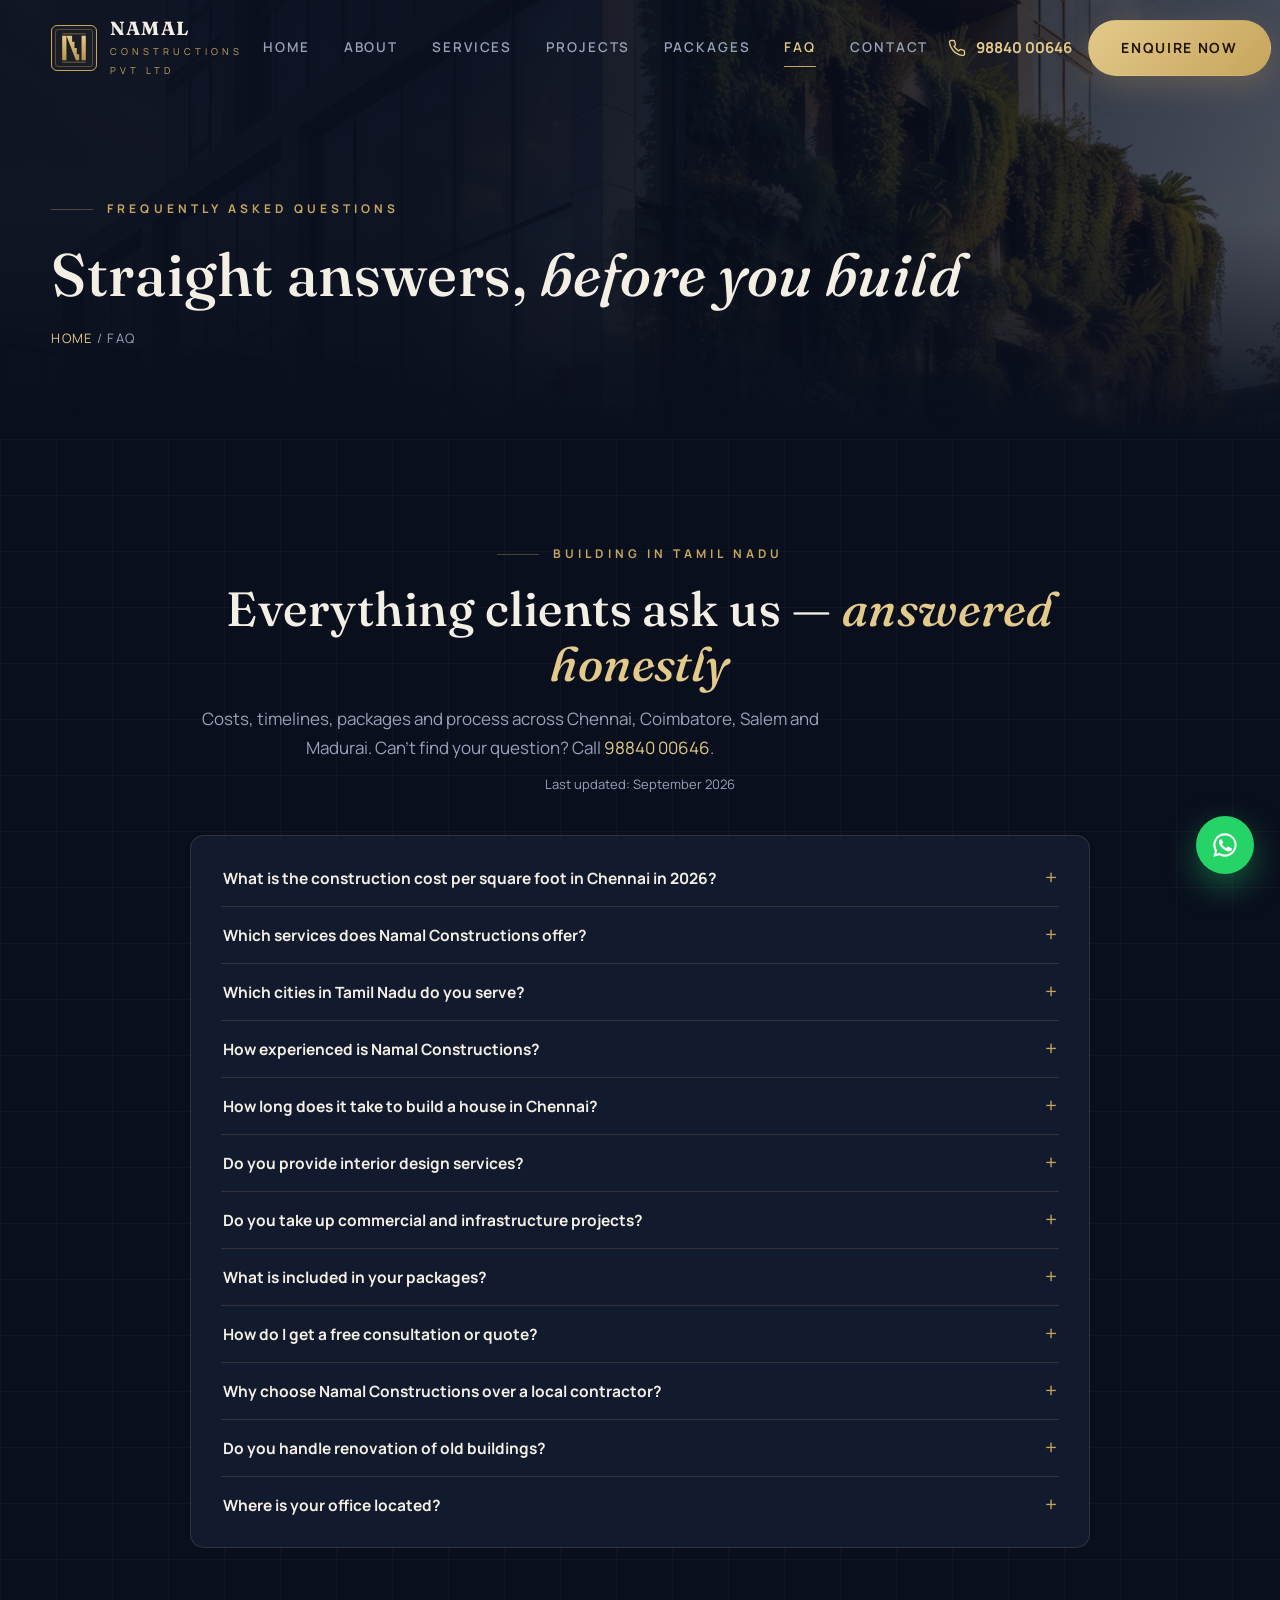
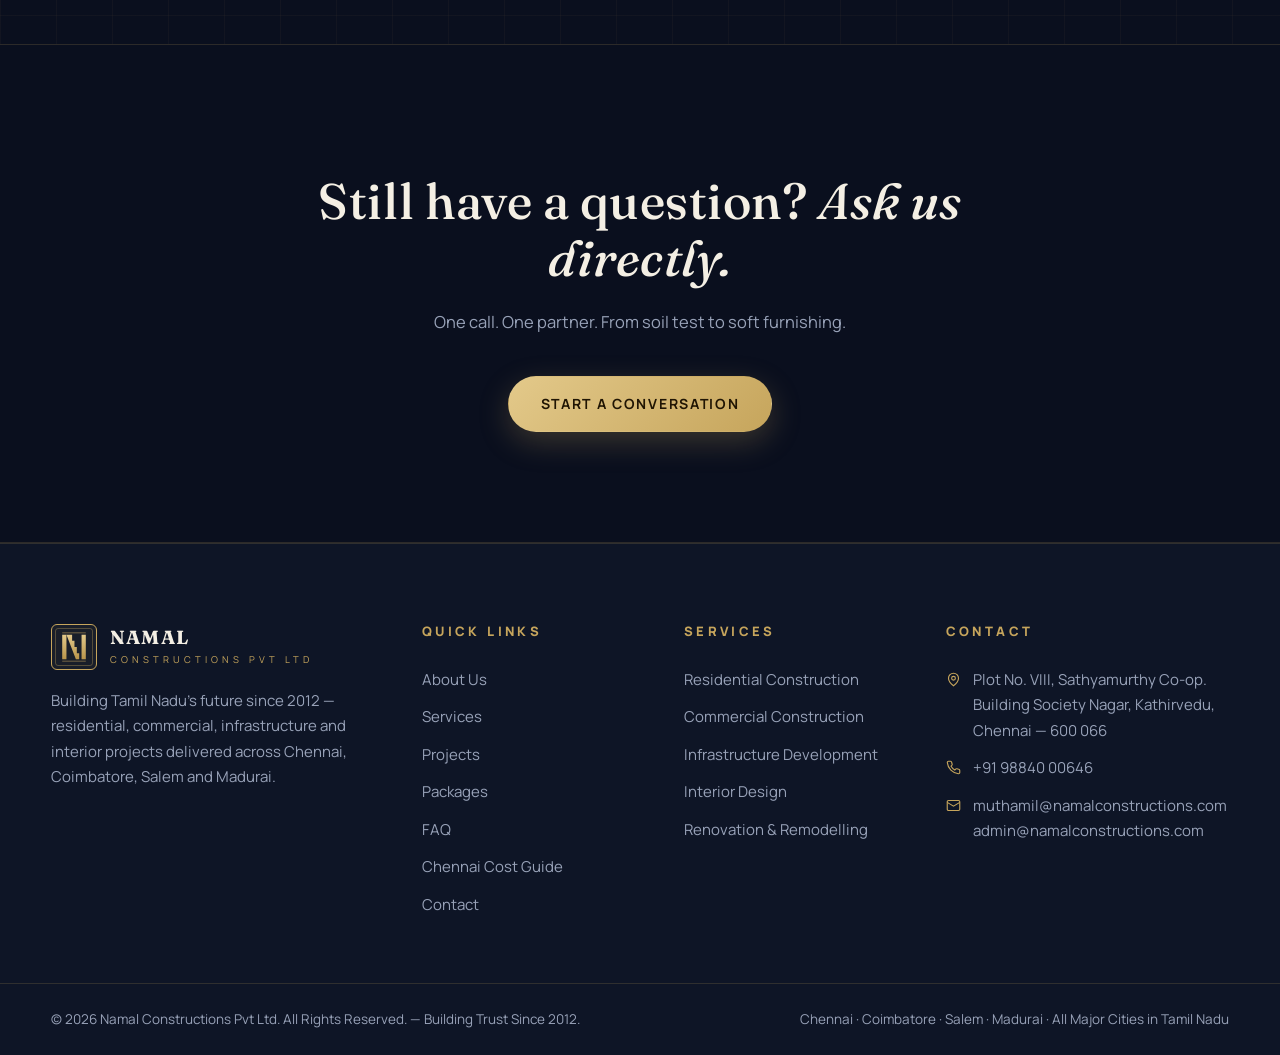
<file: faq.html>
<!DOCTYPE html>
<html lang="en">
<head>
<meta charset="UTF-8" />
<meta name="viewport" content="width=device-width, initial-scale=1.0" />
<title>FAQ — Construction Costs, Timelines &amp; Services in Tamil Nadu | Namal Constructions Pvt Ltd</title>
<meta name="description" content="Answers to the most common questions about building in Chennai, Coimbatore, Salem and Madurai — construction cost per sq.ft in 2026, timelines, packages, interiors and how Namal Constructions works." />
<meta name="keywords" content="construction cost per sq ft chennai, best construction company chennai, house construction packages tamil nadu, building contractors chennai, namal constructions faq" />
<link rel="canonical" href="https://www.namalconstructions.com/faq.html" />
<link rel="preconnect" href="https://fonts.googleapis.com" />
<link rel="preconnect" href="https://fonts.gstatic.com" crossorigin />
<link href="https://fonts.googleapis.com/css2?family=Fraunces:ital,wght@0,400;0,500;0,600;1,400;1,500&family=Manrope:wght@400;500;600;700;800&display=swap" rel="stylesheet" />
<link rel="stylesheet" href="assets/css/style.css" />
<link rel="icon" href="data:image/svg+xml,<svg xmlns='http://www.w3.org/2000/svg' viewBox='0 0 100 100'><rect width='100' height='100' rx='16' fill='%230a0f1e'/><rect x='7' y='7' width='86' height='86' rx='11' fill='none' stroke='%23c6a55c' stroke-width='4'/><rect x='24' y='24' width='11' height='52' fill='%23d4b26a'/><rect x='65' y='24' width='11' height='52' fill='%23d4b26a'/><path d='M35 24 H48 v13 h6 v13 h6 v13 h5 v13 H53 Z' fill='%23d4b26a'/></svg>" />
<script type="application/ld+json">
{
  "@context": "https://schema.org",
  "@type": "FAQPage",
  "mainEntity": [
    {
      "@type": "Question",
      "name": "What is the construction cost per square foot in Chennai in 2026?",
      "acceptedAnswer": { "@type": "Answer", "text": "Namal Constructions offers three all-inclusive home construction packages in Chennai and across Tamil Nadu: Basic at ₹2,149 per sq.ft, Classic at ₹2,449 per sq.ft and Premium at ₹2,849 per sq.ft — all inclusive of GST. Each package covers structure, materials, finishes and specified fittings with no hidden charges." }
    },
    {
      "@type": "Question",
      "name": "Which services does Namal Constructions Pvt Ltd offer?",
      "acceptedAnswer": { "@type": "Answer", "text": "Namal Constructions Pvt Ltd offers five core services: residential construction, commercial construction, infrastructure development, renovation and remodelling, and complete interior design. Every project is delivered under one contract, with one dedicated project manager and one number to call — +91 98840 00646." }
    },
    {
      "@type": "Question",
      "name": "Which cities in Tamil Nadu does Namal Constructions serve?",
      "acceptedAnswer": { "@type": "Answer", "text": "Namal Constructions is headquartered in Kathirvedu, Chennai (600 066) and operates across Tamil Nadu's major cities — Chennai, Coimbatore, Salem and Madurai — as well as surrounding districts. Site visits and free consultations are available in all four cities." }
    },
    {
      "@type": "Question",
      "name": "How experienced is Namal Constructions?",
      "acceptedAnswer": { "@type": "Answer", "text": "Namal Constructions Pvt Ltd has been building across Tamil Nadu since 2012 — over 14 years of experience, 300+ completed projects, more than 5,00,000 sq.ft constructed and a team of 200+ engineers, architects and skilled professionals." }
    },
    {
      "@type": "Question",
      "name": "How long does it take to build a house in Chennai?",
      "acceptedAnswer": { "@type": "Answer", "text": "A typical individual house of 1,200–2,400 sq.ft takes 8 to 12 months from approved plan to handover, depending on size, soil conditions and finishes. Namal Constructions commits to a written project schedule with milestone-based payments, and your project manager shares progress updates throughout construction." }
    },
    {
      "@type": "Question",
      "name": "Does Namal Constructions provide interior design services?",
      "acceptedAnswer": { "@type": "Answer", "text": "Yes. Namal Constructions has a dedicated interiors division covering modular kitchens, wardrobes, false ceilings, lighting, painting and complete turnkey interiors for homes, offices and retail spaces — so your construction and interiors are handled by one accountable team." }
    },
    {
      "@type": "Question",
      "name": "Does Namal Constructions take up commercial and infrastructure projects?",
      "acceptedAnswer": { "@type": "Answer", "text": "Yes. Beyond individual homes, Namal Constructions delivers commercial buildings — offices, retail spaces and warehouses — and infrastructure development projects across Tamil Nadu, backed by in-house engineering, licensed structural consultants and a 200+ member execution team." }
    },
    {
      "@type": "Question",
      "name": "What is included in Namal Constructions' packages?",
      "acceptedAnswer": { "@type": "Answer", "text": "Every package includes structural design, approved-brand steel and cement, RCC framed structure, brickwork, plastering, flooring, electrical and plumbing work, painting, doors and windows as per the chosen specification tier. Detailed specifications for the Basic, Classic and Premium packages are listed on the Packages page, with no hidden costs." }
    },
    {
      "@type": "Question",
      "name": "How do I get a free consultation or quote from Namal Constructions?",
      "acceptedAnswer": { "@type": "Answer", "text": "Call or WhatsApp +91 98840 00646, email admin@namalconstructions.com, or submit the enquiry form at www.namalconstructions.com/contact.html. The team responds within one business day, and site visits with a detailed estimate are free across Chennai, Coimbatore, Salem and Madurai. Office hours are Monday to Saturday, 9:00 AM – 6:00 PM." }
    },
    {
      "@type": "Question",
      "name": "Why choose Namal Constructions over a local contractor?",
      "acceptedAnswer": { "@type": "Answer", "text": "Unlike informal contractors, Namal Constructions works on a single written contract with fixed pricing, a dedicated project manager, milestone-based payments, branded materials, in-house engineers and stage-wise quality checks — the accountability of a private limited company that has been building trust since 2012." }
    },
    {
      "@type": "Question",
      "name": "Does Namal Constructions handle renovation of old buildings?",
      "acceptedAnswer": { "@type": "Answer", "text": "Yes. Namal Constructions undertakes renovation and remodelling of homes and commercial buildings — structural strengthening, extensions, additional floors, waterproofing, complete re-doing of interiors and facade upgrades — with a condition assessment done before any work is quoted." }
    },
    {
      "@type": "Question",
      "name": "Where is Namal Constructions' office located?",
      "acceptedAnswer": { "@type": "Answer", "text": "The head office is at Plot No. VIII, Sathyamurthy Co-op. Building Society Nagar, Kathirvedu, Chennai — 600 066, Tamil Nadu, with branch operations in Coimbatore, Salem and Madurai. Phone: +91 98840 00646. Email: admin@namalconstructions.com." }
    }
  ]
}
</script>
</head>
<body>

<header class="site-header">
  <div class="container header-inner">
    <a class="logo" href="index.html" aria-label="Namal Constructions home">
      <span class="logo-mark"><svg viewBox="20 14 60 72" xmlns="http://www.w3.org/2000/svg" aria-hidden="true"><defs><linearGradient id="lgN" x1="0" y1="0" x2="0" y2="1"><stop offset="0" stop-color="#e3c98a"/><stop offset="1" stop-color="#b8944a"/></linearGradient></defs><rect x="25" y="24" width="9" height="52" fill="url(#lgN)"/><rect x="66" y="24" width="9" height="52" fill="url(#lgN)"/><path d="M34 24 H46 v13 h5 v13 h5 v13 h5 v13 H54 Z" fill="url(#lgN)"/><rect x="25" y="19" width="50" height="2" fill="#c6a55c" fill-opacity="0.55"/><rect x="25" y="79" width="50" height="2" fill="#c6a55c" fill-opacity="0.55"/></svg></span>
      <span class="logo-text"><strong>NAMAL</strong><span>Constructions Pvt Ltd</span></span>
    </a>
    <nav class="nav" aria-label="Main navigation">
      <a href="index.html">Home</a>
      <a href="about.html">About</a>
      <a href="services.html">Services</a>
      <a href="projects.html">Projects</a>
      <a href="services.html#packages">Packages</a>
      <a href="faq.html" class="active">FAQ</a>
      <a href="contact.html">Contact</a>
    </nav>
    <div class="header-cta">
      <a class="call-pill" href="tel:+919884000646"><svg width="18" height="18" viewBox="0 0 24 24" fill="none" stroke="currentColor" stroke-width="1.8"><path d="M22 16.9v3a2 2 0 0 1-2.2 2A19.8 19.8 0 0 1 2.1 4.2 2 2 0 0 1 4.1 2h3a2 2 0 0 1 2 1.7c.13.96.36 1.9.7 2.8a2 2 0 0 1-.45 2.1L8.1 9.9a16 16 0 0 0 6 6l1.3-1.3a2 2 0 0 1 2.1-.45c.9.34 1.84.57 2.8.7A2 2 0 0 1 22 16.9z"/></svg><span class="txt">98840&nbsp;00646</span></a>
      <a class="btn btn-gold" href="contact.html">Enquire Now</a>
    </div>
    <button class="nav-toggle" aria-label="Toggle menu"><span></span><span></span><span></span></button>
  </div>
</header>

<section class="page-hero">
  <div class="hero-media"><img src="assets/img/tower-1.jpg" alt="" /></div>
  <div class="hero-scrim"></div>
  <div class="container">
    <span class="eyebrow">Frequently Asked Questions</span>
    <h1>Straight answers, <em>before you build</em></h1>
    <p class="breadcrumb"><a href="index.html">Home</a> / FAQ</p>
  </div>
</section>

<section class="bp-grid">
  <div class="container" style="max-width:900px;">
    <div class="reveal" style="text-align:center;margin-bottom:40px;">
      <span class="eyebrow">Building in Tamil Nadu</span>
      <h2 class="section-title">Everything clients ask us — <em>answered honestly</em></h2>
      <p class="section-lead" style="margin-top:14px;">Costs, timelines, packages and process across Chennai, Coimbatore, Salem and Madurai. Can't find your question? Call <a href="tel:+919884000646" style="color:var(--gold-2);">98840 00646</a>.</p>
      <p style="color:var(--muted);font-size:13px;margin-top:10px;">Last updated: September 2026</p>
    </div>

    <div class="reveal" style="background:var(--panel);border:1px solid var(--line);border-radius:var(--radius);padding:14px 30px;">

      <div class="pkg-acc">
        <button class="pkg-acc-head"><span>What is the construction cost per square foot in Chennai in 2026?</span><span class="plus">+</span></button>
        <div class="pkg-acc-body"><ul>
          <li>Basic package — ₹2,149 / sq.ft (Incl. GST)</li>
          <li>Classic package — ₹2,449 / sq.ft (Incl. GST)</li>
          <li>Premium package — ₹2,849 / sq.ft (Incl. GST)</li>
          <li>All-inclusive: structure, materials, finishes and specified fittings — no hidden charges. Full specifications on our <a href="services.html#packages" style="color:var(--gold-2);">Packages page</a> — or see the detailed <a href="cost-to-build-1200-sqft-house-chennai.html" style="color:var(--gold-2);">1200 sq.ft cost guide</a>.</li>
        </ul></div>
      </div>

      <div class="pkg-acc">
        <button class="pkg-acc-head"><span>Which services does Namal Constructions offer?</span><span class="plus">+</span></button>
        <div class="pkg-acc-body"><ul>
          <li>Residential construction — individual homes, villas and apartments</li>
          <li>Commercial construction — offices, retail and warehouses</li>
          <li>Infrastructure development projects</li>
          <li>Renovation &amp; remodelling of existing buildings</li>
          <li>Complete interior design — one contract, one project manager, one number: +91 98840 00646</li>
        </ul></div>
      </div>

      <div class="pkg-acc">
        <button class="pkg-acc-head"><span>Which cities in Tamil Nadu do you serve?</span><span class="plus">+</span></button>
        <div class="pkg-acc-body"><ul>
          <li>Headquartered in Kathirvedu, Chennai — 600 066</li>
          <li>Active operations in Chennai, Coimbatore, Salem and Madurai, plus surrounding districts</li>
          <li>Free site visits and consultations in all four cities</li>
        </ul></div>
      </div>

      <div class="pkg-acc">
        <button class="pkg-acc-head"><span>How experienced is Namal Constructions?</span><span class="plus">+</span></button>
        <div class="pkg-acc-body"><ul>
          <li>Building across Tamil Nadu since 2012 — over 14 years</li>
          <li>300+ completed projects and 5,00,000+ sq.ft constructed</li>
          <li>Team of 200+ engineers, architects and skilled professionals</li>
        </ul></div>
      </div>

      <div class="pkg-acc">
        <button class="pkg-acc-head"><span>How long does it take to build a house in Chennai?</span><span class="plus">+</span></button>
        <div class="pkg-acc-body"><ul>
          <li>Typical individual house (1,200–2,400 sq.ft): 8 to 12 months from approved plan to handover</li>
          <li>Written project schedule with milestone-based payments</li>
          <li>Progress updates from your dedicated project manager throughout construction</li>
        </ul></div>
      </div>

      <div class="pkg-acc">
        <button class="pkg-acc-head"><span>Do you provide interior design services?</span><span class="plus">+</span></button>
        <div class="pkg-acc-body"><ul>
          <li>Yes — dedicated interiors division for homes, offices and retail</li>
          <li>Modular kitchens, wardrobes, false ceilings, lighting, painting and turnkey interiors</li>
          <li>Construction and interiors handled by one accountable team</li>
        </ul></div>
      </div>

      <div class="pkg-acc">
        <button class="pkg-acc-head"><span>Do you take up commercial and infrastructure projects?</span><span class="plus">+</span></button>
        <div class="pkg-acc-body"><ul>
          <li>Yes — commercial buildings: offices, retail spaces and warehouses</li>
          <li>Infrastructure development projects across Tamil Nadu</li>
          <li>In-house engineering, licensed structural consultants, 200+ member execution team</li>
        </ul></div>
      </div>

      <div class="pkg-acc">
        <button class="pkg-acc-head"><span>What is included in your packages?</span><span class="plus">+</span></button>
        <div class="pkg-acc-body"><ul>
          <li>Structural design, approved-brand steel and cement, RCC framed structure</li>
          <li>Brickwork, plastering, flooring, electrical and plumbing work</li>
          <li>Painting, doors and windows per the chosen tier — full specs on the <a href="services.html#packages" style="color:var(--gold-2);">Packages page</a>, no hidden costs</li>
        </ul></div>
      </div>

      <div class="pkg-acc">
        <button class="pkg-acc-head"><span>How do I get a free consultation or quote?</span><span class="plus">+</span></button>
        <div class="pkg-acc-body"><ul>
          <li>Call or WhatsApp +91 98840 00646</li>
          <li>Email admin@namalconstructions.com or use the <a href="contact.html" style="color:var(--gold-2);">enquiry form</a></li>
          <li>Response within one business day; free site visits with detailed estimate in all four cities</li>
          <li>Office hours: Monday to Saturday, 9:00 AM – 6:00 PM</li>
        </ul></div>
      </div>

      <div class="pkg-acc">
        <button class="pkg-acc-head"><span>Why choose Namal Constructions over a local contractor?</span><span class="plus">+</span></button>
        <div class="pkg-acc-body"><ul>
          <li>Single written contract with fixed pricing — no surprises</li>
          <li>Dedicated project manager and milestone-based payments</li>
          <li>Branded materials, in-house engineers, stage-wise quality checks</li>
          <li>The accountability of a private limited company — building trust since 2012</li>
        </ul></div>
      </div>

      <div class="pkg-acc">
        <button class="pkg-acc-head"><span>Do you handle renovation of old buildings?</span><span class="plus">+</span></button>
        <div class="pkg-acc-body"><ul>
          <li>Yes — homes and commercial buildings</li>
          <li>Structural strengthening, extensions, additional floors, waterproofing</li>
          <li>Complete interior re-dos and facade upgrades, with a condition assessment before quoting</li>
        </ul></div>
      </div>

      <div class="pkg-acc">
        <button class="pkg-acc-head"><span>Where is your office located?</span><span class="plus">+</span></button>
        <div class="pkg-acc-body"><ul>
          <li>Head office: Plot No. VIII, Sathyamurthy Co-op. Building Society Nagar, Kathirvedu, Chennai — 600 066</li>
          <li>Branch operations: Coimbatore · Salem · Madurai</li>
          <li>Phone: +91 98840 00646 · Email: admin@namalconstructions.com</li>
        </ul></div>
      </div>

    </div>
  </div>
</section>

<section class="cta-band">
  <div class="container reveal">
    <h2>Still have a question? <em>Ask us directly.</em></h2>
    <p>One call. One partner. From soil test to soft furnishing.</p>
    <a href="contact.html" class="btn btn-gold">Start a Conversation</a>
  </div>
</section>

<footer class="site-footer">
  <div class="container footer-grid">
    <div class="footer-brand">
      <a class="logo" href="index.html"><span class="logo-mark"><svg viewBox="20 14 60 72" xmlns="http://www.w3.org/2000/svg" aria-hidden="true"><defs><linearGradient id="lgN" x1="0" y1="0" x2="0" y2="1"><stop offset="0" stop-color="#e3c98a"/><stop offset="1" stop-color="#b8944a"/></linearGradient></defs><rect x="25" y="24" width="9" height="52" fill="url(#lgN)"/><rect x="66" y="24" width="9" height="52" fill="url(#lgN)"/><path d="M34 24 H46 v13 h5 v13 h5 v13 h5 v13 H54 Z" fill="url(#lgN)"/><rect x="25" y="19" width="50" height="2" fill="#c6a55c" fill-opacity="0.55"/><rect x="25" y="79" width="50" height="2" fill="#c6a55c" fill-opacity="0.55"/></svg></span><span class="logo-text"><strong>NAMAL</strong><span>Constructions Pvt Ltd</span></span></a>
      <p>Building Tamil Nadu's future since 2012 — residential, commercial, infrastructure and interior projects delivered across Chennai, Coimbatore, Salem and Madurai.</p>
    </div>
    <div><h4>Quick Links</h4><ul><li><a href="about.html">About Us</a></li><li><a href="services.html">Services</a></li><li><a href="projects.html">Projects</a></li><li><a href="services.html#packages">Packages</a></li><li><a href="faq.html">FAQ</a></li><li><a href="cost-to-build-1200-sqft-house-chennai.html">Chennai Cost Guide</a></li><li><a href="contact.html">Contact</a></li></ul></div>
    <div><h4>Services</h4><ul><li><a href="services.html#construction">Residential Construction</a></li><li><a href="services.html#construction">Commercial Construction</a></li><li><a href="services.html#construction">Infrastructure Development</a></li><li><a href="services.html#interiors">Interior Design</a></li><li><a href="services.html#construction">Renovation &amp; Remodelling</a></li></ul></div>
    <div><h4>Contact</h4>
      <ul class="footer-contact">
        <li><svg width="15" height="15" viewBox="0 0 24 24" fill="none" stroke="currentColor" stroke-width="1.8"><path d="M20 10c0 6-8 12-8 12s-8-6-8-12a8 8 0 0 1 16 0z"/><circle cx="12" cy="10" r="3"/></svg><span>Plot No. VIII, Sathyamurthy Co-op. Building Society Nagar, Kathirvedu, Chennai — 600 066</span></li>
        <li><svg width="15" height="15" viewBox="0 0 24 24" fill="none" stroke="currentColor" stroke-width="1.8"><path d="M22 16.9v3a2 2 0 0 1-2.2 2A19.8 19.8 0 0 1 2.1 4.2 2 2 0 0 1 4.1 2h3a2 2 0 0 1 2 1.7c.13.96.36 1.9.7 2.8a2 2 0 0 1-.45 2.1L8.1 9.9a16 16 0 0 0 6 6l1.3-1.3a2 2 0 0 1 2.1-.45c.9.34 1.84.57 2.8.7A2 2 0 0 1 22 16.9z"/></svg><a href="tel:+919884000646">+91 98840 00646</a></li>
        <li><svg width="15" height="15" viewBox="0 0 24 24" fill="none" stroke="currentColor" stroke-width="1.8"><rect x="2" y="4" width="20" height="16" rx="2"/><path d="m22 7-10 6L2 7"/></svg><span><a href="mailto:muthamil@namalconstructions.com">muthamil@namalconstructions.com</a><br /><a href="mailto:admin@namalconstructions.com">admin@namalconstructions.com</a></span></li>
      </ul>
    </div>
  </div>
  <div class="footer-bottom"><div class="container" style="display:flex;justify-content:space-between;flex-wrap:wrap;gap:12px;"><span>© <span data-year></span> Namal Constructions Pvt Ltd. All Rights Reserved. — Building Trust Since 2012.</span><span>Chennai · Coimbatore · Salem · Madurai · All Major Cities in Tamil Nadu</span></div></div>
</footer>

<a class="float-wa" href="https://wa.me/919884000646?text=Hi%20Namal%20Constructions%2C%20I%27d%20like%20to%20discuss%20a%20project." target="_blank" rel="noopener" aria-label="Chat on WhatsApp"><svg width="28" height="28" viewBox="0 0 24 24" fill="currentColor"><path d="M12 2a10 10 0 0 0-8.6 15.1L2 22l5-1.3A10 10 0 1 0 12 2zm0 18.2a8.2 8.2 0 0 1-4.2-1.2l-.3-.2-3 .8.8-2.9-.2-.3A8.2 8.2 0 1 1 12 20.2zm4.5-6.1c-.2-.1-1.5-.7-1.7-.8-.2-.1-.4-.1-.6.1-.2.2-.6.8-.8 1-.1.2-.3.2-.5.1a6.7 6.7 0 0 1-2-1.2 7.5 7.5 0 0 1-1.4-1.7c-.1-.2 0-.4.1-.5l.4-.5c.1-.2.2-.3.3-.5.1-.2 0-.4 0-.5l-.8-1.9c-.2-.5-.4-.4-.6-.4h-.5c-.2 0-.5.1-.7.3-.2.3-.9.9-.9 2.2s1 2.5 1.1 2.7c.1.2 1.9 3 4.7 4.2.7.3 1.2.5 1.6.6.7.2 1.3.2 1.8.1.6-.1 1.5-.6 1.7-1.2.2-.6.2-1.1.1-1.2 0-.1-.2-.2-.4-.3z"/></svg></a>
<button class="back-top" aria-label="Back to top"><svg width="18" height="18" viewBox="0 0 24 24" fill="none" stroke="currentColor" stroke-width="2"><path d="m18 15-6-6-6 6"/></svg></button>

<script src="assets/js/main.js"></script>
</body>
</html>
</file>
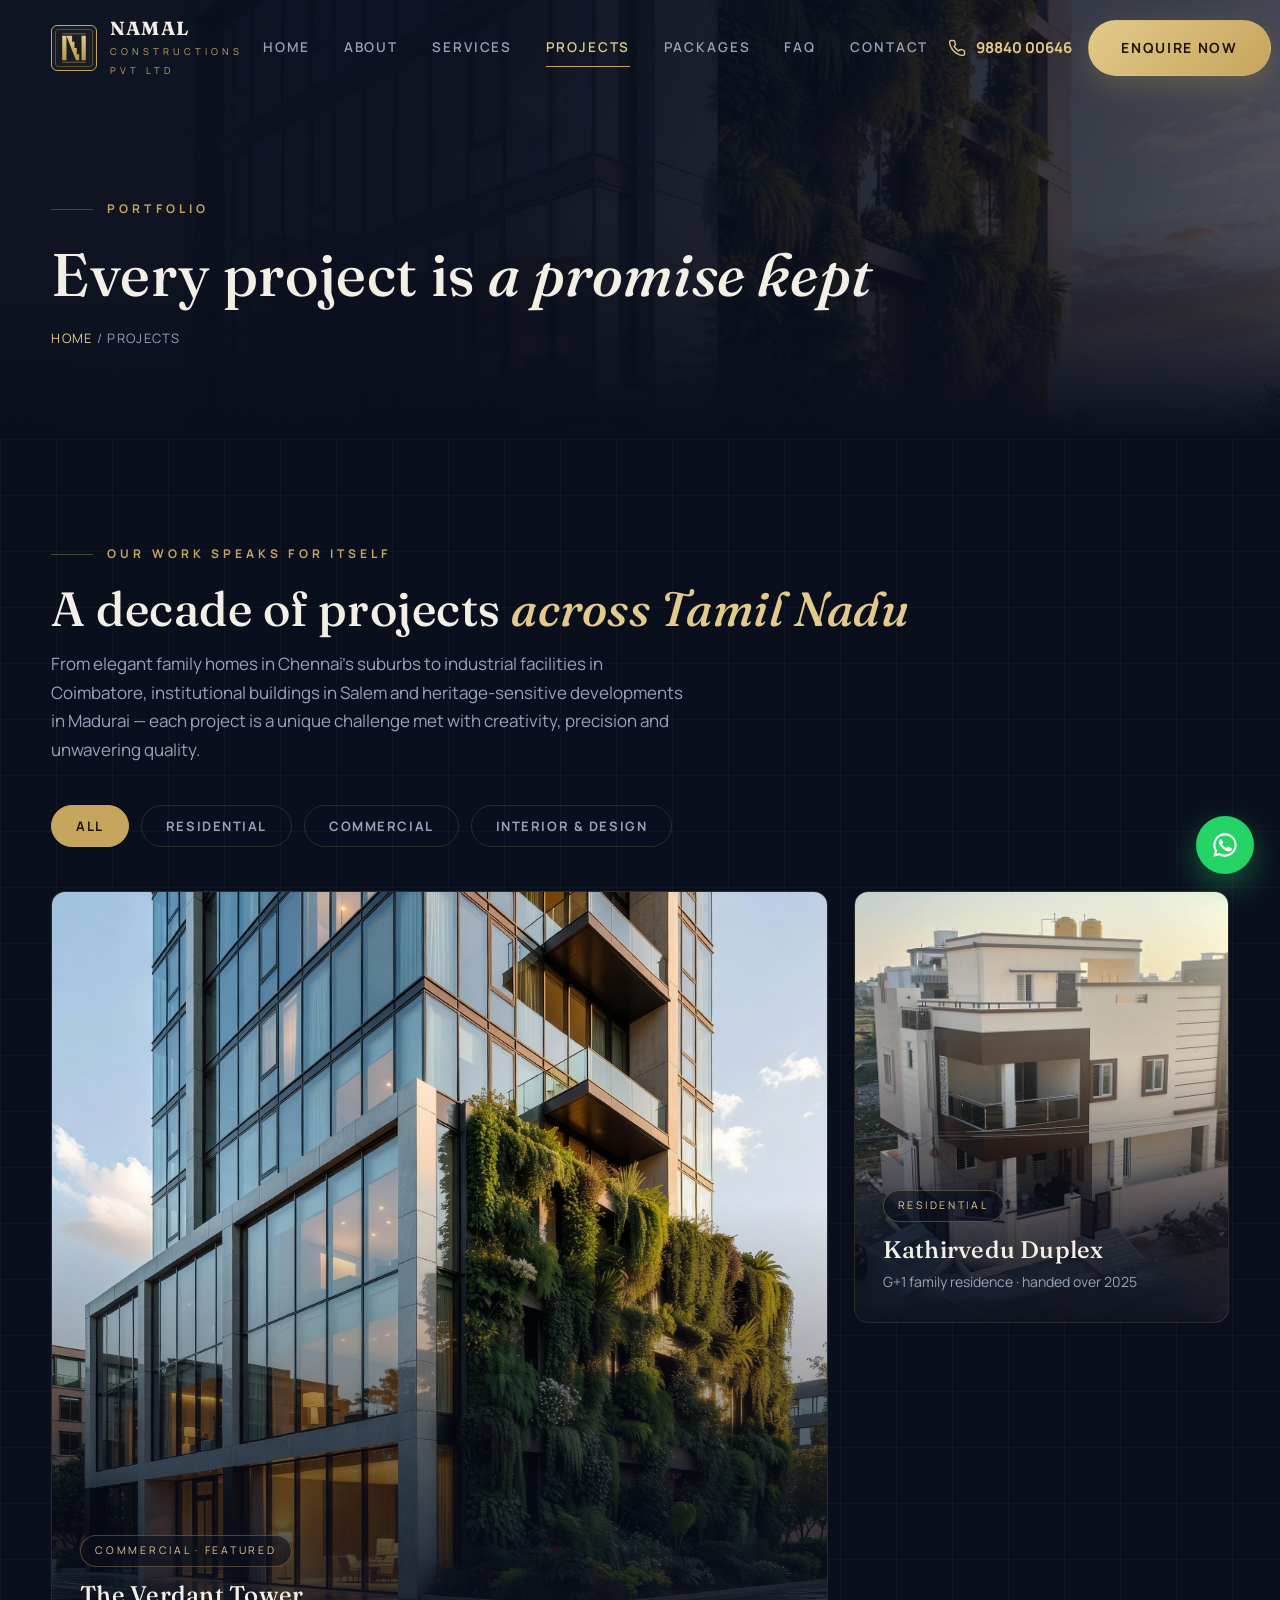
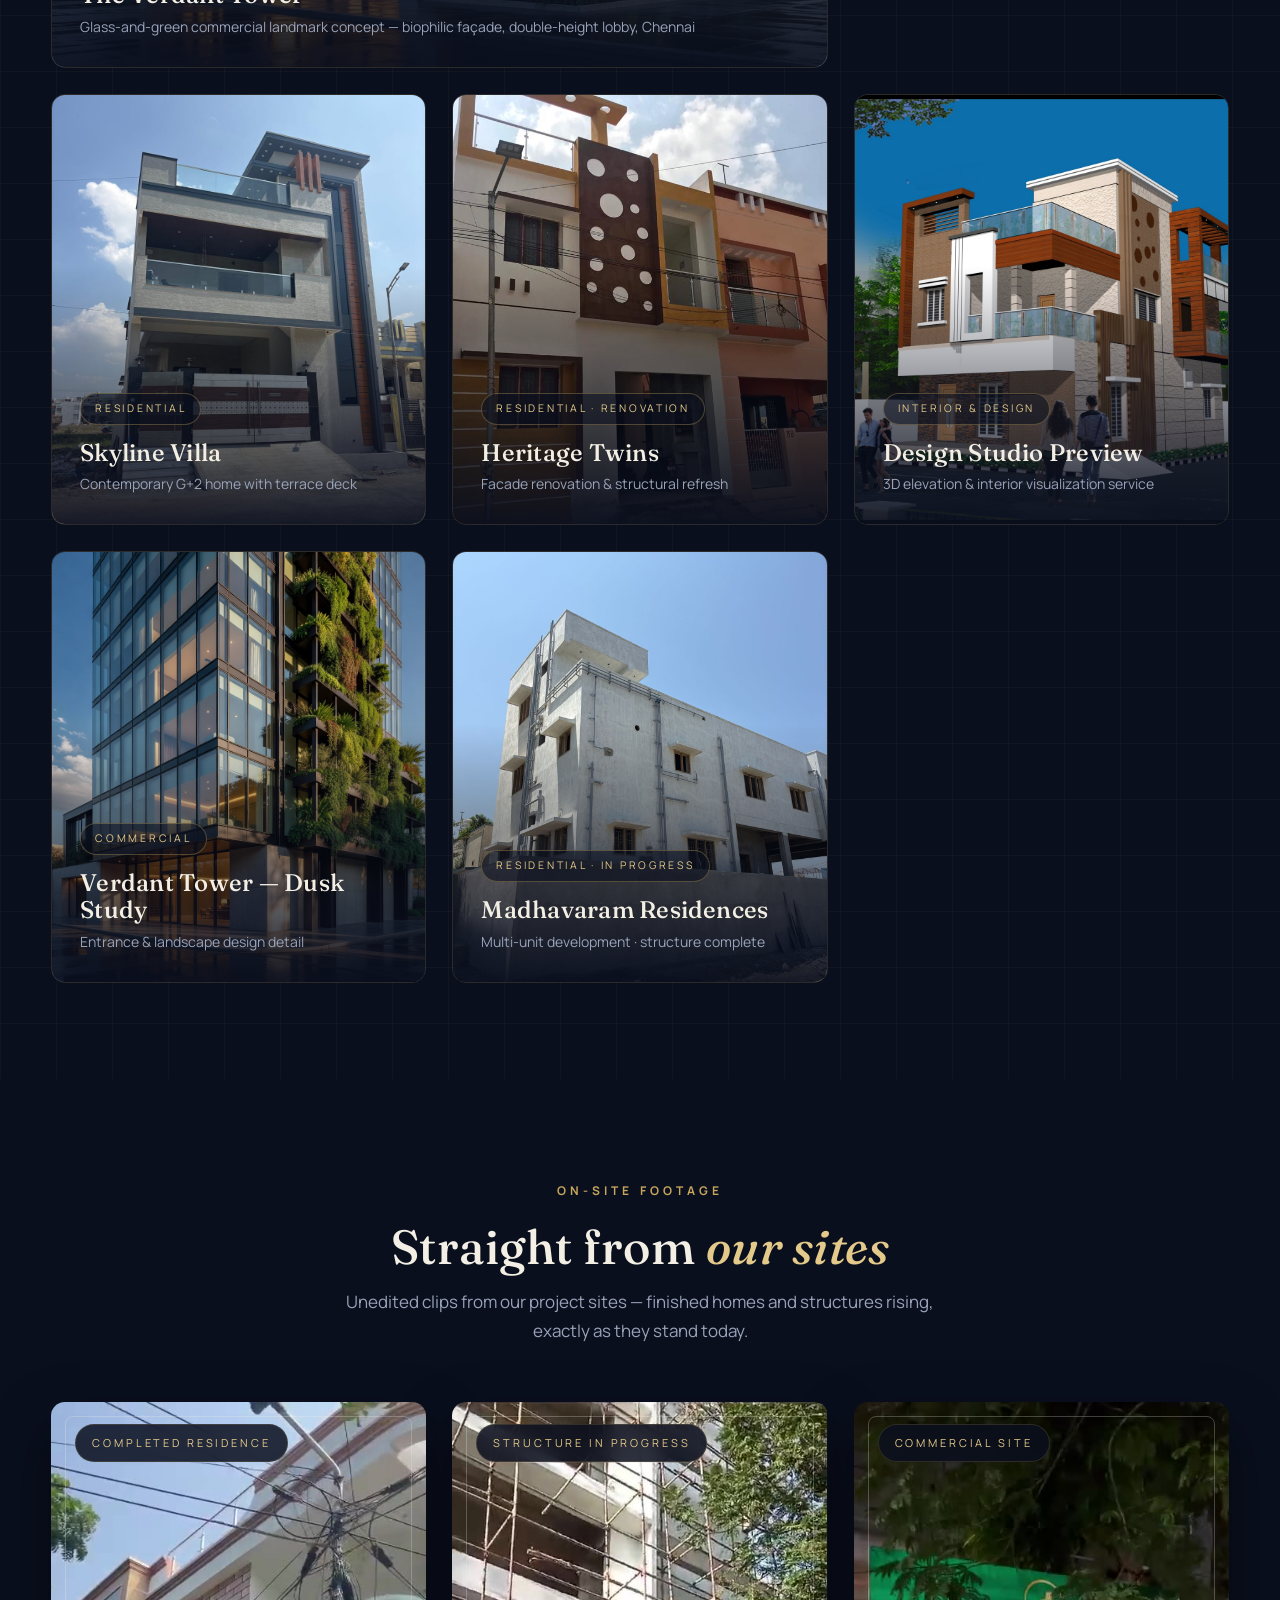
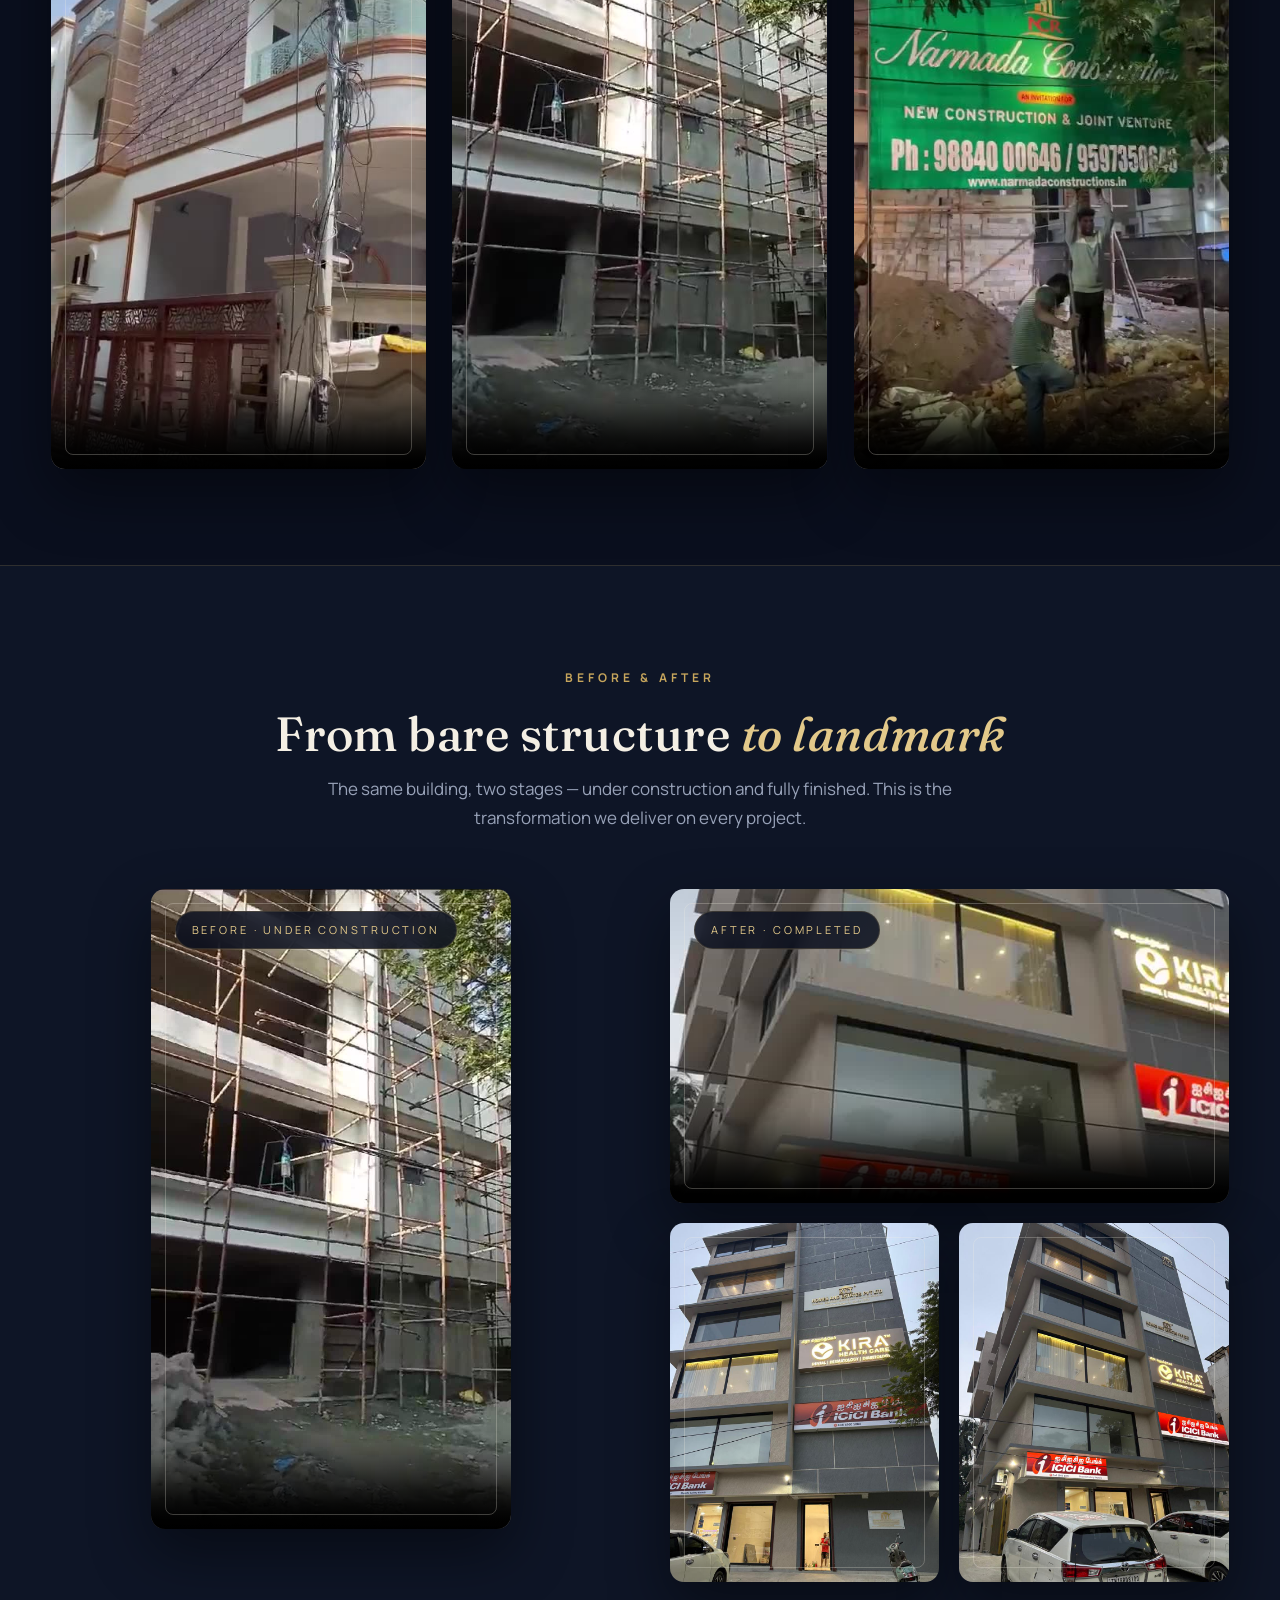
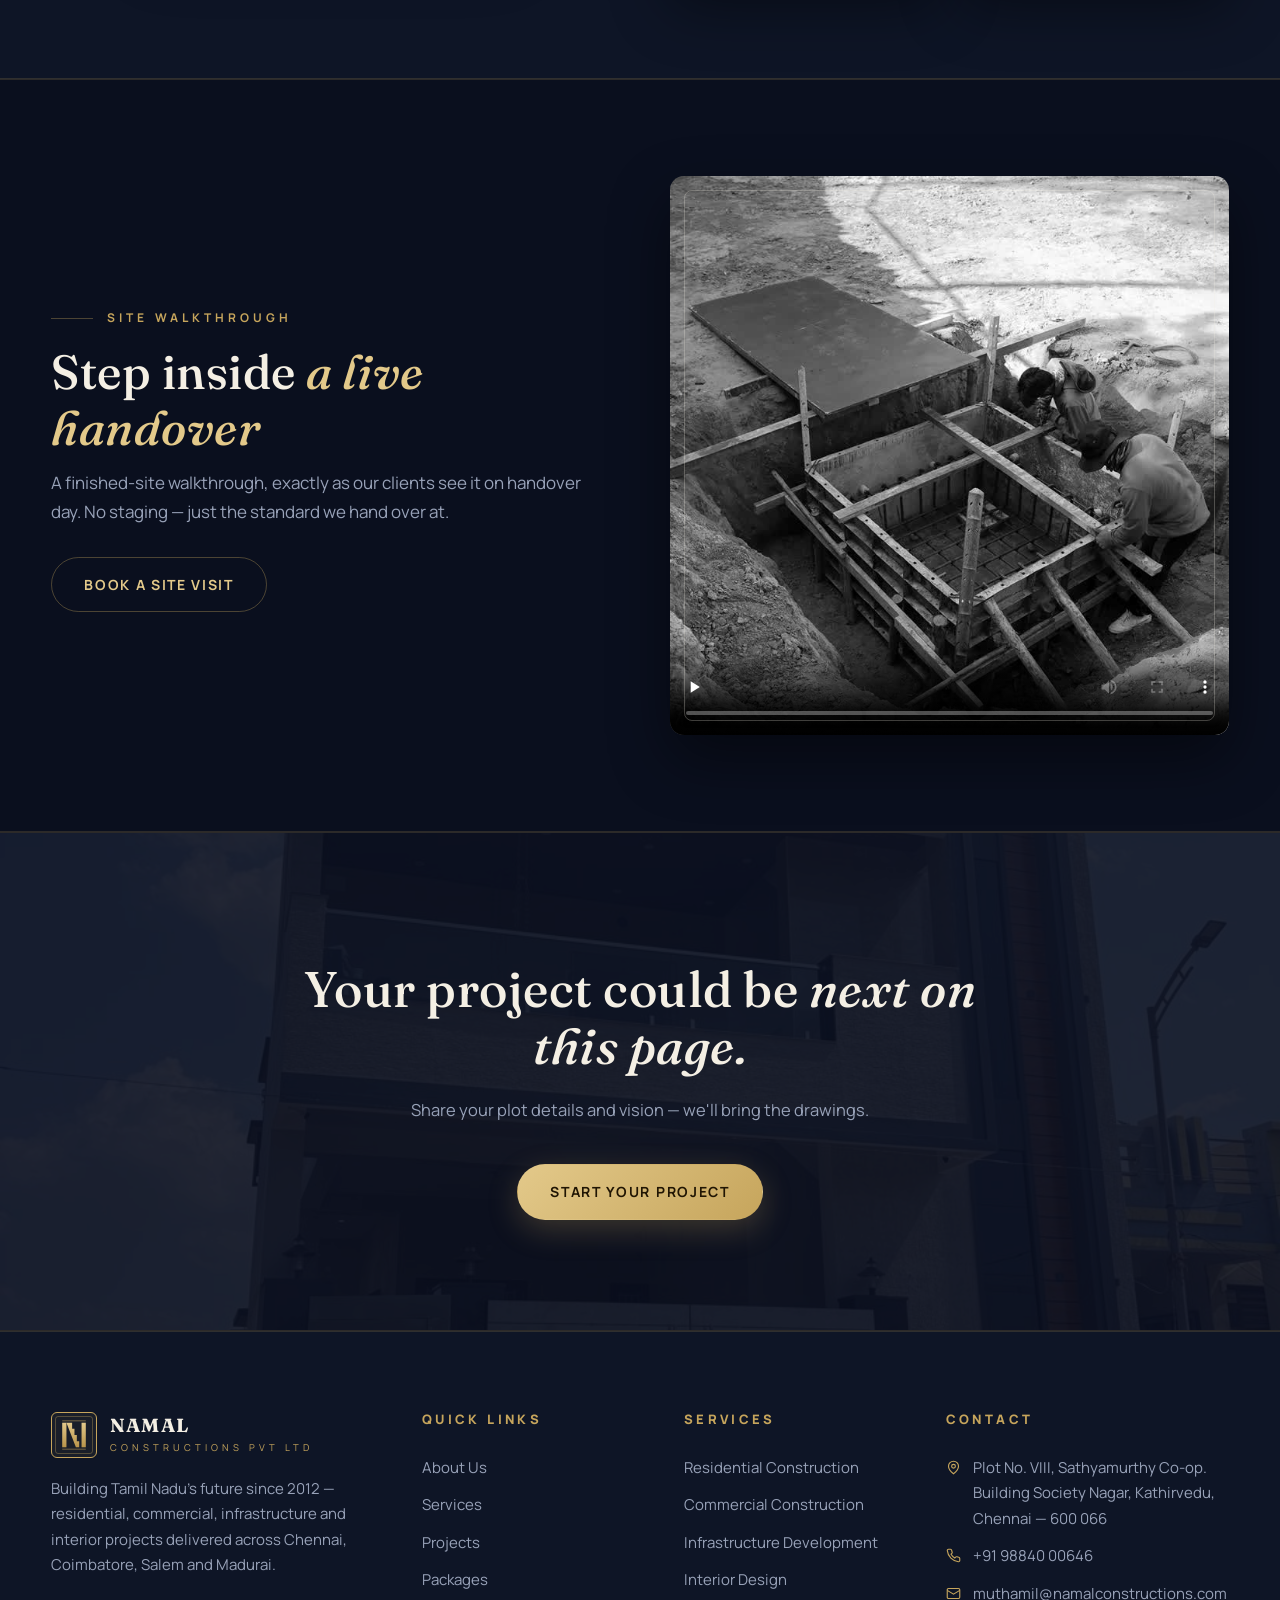
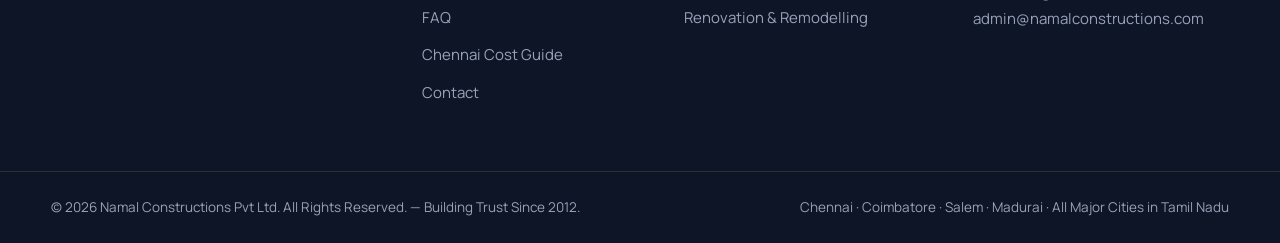
<file: projects.html>
<!DOCTYPE html>
<html lang="en">
<head>
<meta charset="UTF-8" />
<meta name="viewport" content="width=device-width, initial-scale=1.0" />
<title>Projects — Namal Constructions Pvt Ltd, Chennai</title>
<meta name="description" content="Residential, commercial, infrastructure and interior projects delivered by Namal Constructions Pvt Ltd across Chennai, Coimbatore, Salem and Madurai." />
<link rel="preconnect" href="https://fonts.googleapis.com" />
<link rel="preconnect" href="https://fonts.gstatic.com" crossorigin />
<link href="https://fonts.googleapis.com/css2?family=Fraunces:ital,wght@0,400;0,500;0,600;1,400;1,500&family=Manrope:wght@400;500;600;700;800&display=swap" rel="stylesheet" />
<link rel="stylesheet" href="assets/css/style.css" />
<link rel="icon" href="data:image/svg+xml,<svg xmlns='http://www.w3.org/2000/svg' viewBox='0 0 100 100'><rect width='100' height='100' rx='16' fill='%230a0f1e'/><rect x='7' y='7' width='86' height='86' rx='11' fill='none' stroke='%23c6a55c' stroke-width='4'/><rect x='24' y='24' width='11' height='52' fill='%23d4b26a'/><rect x='65' y='24' width='11' height='52' fill='%23d4b26a'/><path d='M35 24 H48 v13 h6 v13 h6 v13 h5 v13 H53 Z' fill='%23d4b26a'/></svg>" />
</head>
<body>

<header class="site-header">
  <div class="container header-inner">
    <a class="logo" href="index.html" aria-label="Namal Constructions home">
      <span class="logo-mark"><svg viewBox="20 14 60 72" xmlns="http://www.w3.org/2000/svg" aria-hidden="true"><defs><linearGradient id="lgN" x1="0" y1="0" x2="0" y2="1"><stop offset="0" stop-color="#e3c98a"/><stop offset="1" stop-color="#b8944a"/></linearGradient></defs><rect x="25" y="24" width="9" height="52" fill="url(#lgN)"/><rect x="66" y="24" width="9" height="52" fill="url(#lgN)"/><path d="M34 24 H46 v13 h5 v13 h5 v13 h5 v13 H54 Z" fill="url(#lgN)"/><rect x="25" y="19" width="50" height="2" fill="#c6a55c" fill-opacity="0.55"/><rect x="25" y="79" width="50" height="2" fill="#c6a55c" fill-opacity="0.55"/></svg></span>
      <span class="logo-text"><strong>NAMAL</strong><span>Constructions Pvt Ltd</span></span>
    </a>
    <nav class="nav" aria-label="Main navigation">
      <a href="index.html">Home</a>
      <a href="about.html">About</a>
      <a href="services.html">Services</a>
      <a href="projects.html" class="active">Projects</a>
      <a href="services.html#packages">Packages</a>
      <a href="faq.html">FAQ</a>
      <a href="contact.html">Contact</a>
    </nav>
    <div class="header-cta">
      <a class="call-pill" href="tel:+919884000646"><svg width="18" height="18" viewBox="0 0 24 24" fill="none" stroke="currentColor" stroke-width="1.8"><path d="M22 16.9v3a2 2 0 0 1-2.2 2A19.8 19.8 0 0 1 2.1 4.2 2 2 0 0 1 4.1 2h3a2 2 0 0 1 2 1.7c.13.96.36 1.9.7 2.8a2 2 0 0 1-.45 2.1L8.1 9.9a16 16 0 0 0 6 6l1.3-1.3a2 2 0 0 1 2.1-.45c.9.34 1.84.57 2.8.7A2 2 0 0 1 22 16.9z"/></svg><span class="txt">98840&nbsp;00646</span></a>
      <a class="btn btn-gold" href="contact.html">Enquire Now</a>
    </div>
    <button class="nav-toggle" aria-label="Toggle menu"><span></span><span></span><span></span></button>
  </div>
</header>

<section class="page-hero">
  <div class="hero-media"><img src="assets/img/tower-3.jpg" alt="" /></div>
  <div class="hero-scrim"></div>
  <div class="container">
    <span class="eyebrow">Portfolio</span>
    <h1>Every project is <em>a promise kept</em></h1>
    <p class="breadcrumb"><a href="index.html">Home</a> / Projects</p>
  </div>
</section>

<!-- GRID -->
<section class="bp-grid">
  <div class="container">
    <div class="reveal">
      <span class="eyebrow">Our Work Speaks for Itself</span>
      <h2 class="section-title">A decade of projects <em>across Tamil Nadu</em></h2>
      <p class="section-lead">From elegant family homes in Chennai's suburbs to industrial facilities in Coimbatore, institutional buildings in Salem and heritage-sensitive developments in Madurai — each project is a unique challenge met with creativity, precision and unwavering quality.</p>
    </div>

    <div class="filter-bar reveal">
      <button class="filter-btn active" data-filter="all">All</button>
      <button class="filter-btn" data-filter="residential">Residential</button>
      <button class="filter-btn" data-filter="commercial">Commercial</button>
      <button class="filter-btn" data-filter="interior">Interior & Design</button>
    </div>

    <div class="projects-grid">
      <article class="project-card wide reveal" data-cat="commercial">
        <img src="assets/img/tower-1.jpg" alt="The Verdant Tower — commercial concept with vertical gardens" loading="lazy" />
        <div class="overlay"><span class="tag">Commercial · Featured</span><h3>The Verdant Tower</h3><p>Glass-and-green commercial landmark concept — biophilic façade, double-height lobby, Chennai</p></div>
      </article>
      <article class="project-card reveal" data-cat="residential">
        <img src="assets/img/res-1.jpg" alt="Completed duplex residence, Chennai" loading="lazy" />
        <div class="overlay"><span class="tag">Residential</span><h3>Kathirvedu Duplex</h3><p>G+1 family residence · handed over 2025</p></div>
      </article>
      <article class="project-card reveal" data-cat="residential">
        <img src="assets/img/res-4.jpg" alt="Contemporary G+2 residence with glass railings" loading="lazy" />
        <div class="overlay"><span class="tag">Residential</span><h3>Skyline Villa</h3><p>Contemporary G+2 home with terrace deck</p></div>
      </article>
      <article class="project-card reveal" data-cat="residential">
        <img src="assets/img/res-2.jpg" alt="Renovated twin residence exterior" loading="lazy" />
        <div class="overlay"><span class="tag">Residential · Renovation</span><h3>Heritage Twins</h3><p>Facade renovation & structural refresh</p></div>
      </article>
      <article class="project-card reveal" data-cat="interior">
        <img src="assets/img/elevation-3d.jpg" alt="3D elevation visualization of duplex home" loading="lazy" />
        <div class="overlay"><span class="tag">Interior & Design</span><h3>Design Studio Preview</h3><p>3D elevation & interior visualization service</p></div>
      </article>
      <article class="project-card reveal" data-cat="commercial">
        <img src="assets/img/tower-2.jpg" alt="Commercial tower at dusk with landscaped entrance" loading="lazy" />
        <div class="overlay"><span class="tag">Commercial</span><h3>Verdant Tower — Dusk Study</h3><p>Entrance & landscape design detail</p></div>
      </article>
      <article class="project-card reveal" data-cat="residential">
        <img src="assets/img/construction-1.jpg" alt="Multi-storey residential construction in progress" loading="lazy" />
        <div class="overlay"><span class="tag">Residential · In Progress</span><h3>Madhavaram Residences</h3><p>Multi-unit development · structure complete</p></div>
      </article>
    </div>
  </div>
</section>

<!-- ON-SITE FOOTAGE -->
<section>
  <div class="container">
    <div class="center reveal">
      <span class="eyebrow">On-Site Footage</span>
      <h2 class="section-title">Straight from <em>our sites</em></h2>
      <p class="section-lead">Unedited clips from our project sites — finished homes and structures rising, exactly as they stand today.</p>
    </div>
    <div class="grid-3" style="margin-top:56px;">
      <div class="media-frame reveal" style="aspect-ratio:9/16;">
        <video controls preload="none" poster="assets/img/site-1-poster.jpg" playsinline>
          <source src="assets/video/site-1.mp4" type="video/mp4" />
        </video>
        <span class="media-tag" style="top:22px;bottom:auto;pointer-events:none;">Completed Residence</span>
      </div>
      <div class="media-frame reveal reveal-d1" style="aspect-ratio:9/16;">
        <video controls preload="none" poster="assets/img/site-2-poster.jpg" playsinline>
          <source src="assets/video/site-2.mp4" type="video/mp4" />
        </video>
        <span class="media-tag" style="top:22px;bottom:auto;pointer-events:none;">Structure in Progress</span>
      </div>
      <div class="media-frame reveal reveal-d2" style="aspect-ratio:9/16;">
        <video controls preload="none" poster="assets/img/site-3-poster.jpg" playsinline>
          <source src="assets/video/site-3.mp4" type="video/mp4" />
        </video>
        <span class="media-tag" style="top:22px;bottom:auto;pointer-events:none;">Commercial Site</span>
      </div>
    </div>
  </div>
</section>

<!-- BEFORE & AFTER -->
<section style="background:var(--ink-2);border-block:1px solid var(--line);">
  <div class="container">
    <div class="center reveal">
      <span class="eyebrow">Before &amp; After</span>
      <h2 class="section-title">From bare structure <em>to landmark</em></h2>
      <p class="section-lead">The same building, two stages — under construction and fully finished. This is the transformation we deliver on every project.</p>
    </div>
    <div class="grid-2" style="margin-top:56px;align-items:start;">
      <div class="reveal">
        <div class="media-frame" style="aspect-ratio:9/16;max-height:640px;margin-inline:auto;">
          <video controls preload="none" poster="assets/img/before-poster.jpg" playsinline>
            <source src="assets/video/before-construction.mp4" type="video/mp4" />
          </video>
          <span class="media-tag" style="top:22px;bottom:auto;pointer-events:none;">Before · Under Construction</span>
        </div>
      </div>
      <div class="reveal reveal-d1">
        <div class="media-frame" style="aspect-ratio:16/9;">
          <video controls preload="none" poster="assets/img/after-poster.jpg" playsinline>
            <source src="assets/video/after-construction.mp4" type="video/mp4" />
          </video>
          <span class="media-tag" style="top:22px;bottom:auto;pointer-events:none;">After · Completed</span>
        </div>
        <div class="grid-2" style="gap:20px;margin-top:20px;">
          <div class="media-frame" style="aspect-ratio:3/4;">
            <img src="assets/img/finished-1.jpg" alt="Finished commercial building by Namal Constructions — front elevation" loading="lazy" />
          </div>
          <div class="media-frame" style="aspect-ratio:3/4;">
            <img src="assets/img/finished-2.jpg" alt="Finished commercial building by Namal Constructions — corner view" loading="lazy" />
          </div>
        </div>
      </div>
    </div>
  </div>
</section>

<!-- WALKTHROUGH VIDEO -->
<section style="background:var(--ink);border-block:1px solid var(--line);">
  <div class="container grid-2">
    <div class="reveal">
      <span class="eyebrow">Site Walkthrough</span>
      <h2 class="section-title">Step inside <em>a live handover</em></h2>
      <p class="section-lead" style="margin-bottom:30px;">A finished-site walkthrough, exactly as our clients see it on handover day. No staging — just the standard we hand over at.</p>
      <a href="contact.html" class="btn btn-ghost">Book a Site Visit</a>
    </div>
    <div class="media-frame reveal reveal-d1" style="aspect-ratio:1/1;">
      <video controls preload="none" poster="assets/img/walkthrough-poster.jpg">
        <source src="assets/video/walkthrough.mp4" type="video/mp4" />
      </video>
    </div>
  </div>
</section>

<!-- CTA -->
<section class="cta-band">
  <div class="bg"><img src="assets/img/res-4.jpg" alt="" loading="lazy" /></div>
  <div class="scrim"></div>
  <div class="container reveal">
    <h2>Your project could be <em>next on this page.</em></h2>
    <p>Share your plot details and vision — we'll bring the drawings.</p>
    <a href="contact.html" class="btn btn-gold">Start Your Project</a>
  </div>
</section>

<footer class="site-footer">
  <div class="container footer-grid">
    <div class="footer-brand">
      <a class="logo" href="index.html"><span class="logo-mark"><svg viewBox="20 14 60 72" xmlns="http://www.w3.org/2000/svg" aria-hidden="true"><defs><linearGradient id="lgN" x1="0" y1="0" x2="0" y2="1"><stop offset="0" stop-color="#e3c98a"/><stop offset="1" stop-color="#b8944a"/></linearGradient></defs><rect x="25" y="24" width="9" height="52" fill="url(#lgN)"/><rect x="66" y="24" width="9" height="52" fill="url(#lgN)"/><path d="M34 24 H46 v13 h5 v13 h5 v13 h5 v13 H54 Z" fill="url(#lgN)"/><rect x="25" y="19" width="50" height="2" fill="#c6a55c" fill-opacity="0.55"/><rect x="25" y="79" width="50" height="2" fill="#c6a55c" fill-opacity="0.55"/></svg></span><span class="logo-text"><strong>NAMAL</strong><span>Constructions Pvt Ltd</span></span></a>
      <p>Building Tamil Nadu's future since 2012 — residential, commercial, infrastructure and interior projects delivered across Chennai, Coimbatore, Salem and Madurai.</p>
    </div>
    <div><h4>Quick Links</h4><ul><li><a href="about.html">About Us</a></li><li><a href="services.html">Services</a></li><li><a href="projects.html">Projects</a></li><li><a href="services.html#packages">Packages</a></li><li><a href="faq.html">FAQ</a></li><li><a href="cost-to-build-1200-sqft-house-chennai.html">Chennai Cost Guide</a></li><li><a href="contact.html">Contact</a></li></ul></div>
    <div><h4>Services</h4><ul><li><a href="services.html#construction">Residential Construction</a></li><li><a href="services.html#construction">Commercial Construction</a></li><li><a href="services.html#construction">Infrastructure Development</a></li><li><a href="services.html#interiors">Interior Design</a></li><li><a href="services.html#construction">Renovation &amp; Remodelling</a></li></ul></div>
    <div><h4>Contact</h4>
      <ul class="footer-contact">
        <li><svg width="15" height="15" viewBox="0 0 24 24" fill="none" stroke="currentColor" stroke-width="1.8"><path d="M20 10c0 6-8 12-8 12s-8-6-8-12a8 8 0 0 1 16 0z"/><circle cx="12" cy="10" r="3"/></svg><span>Plot No. VIII, Sathyamurthy Co-op. Building Society Nagar, Kathirvedu, Chennai — 600 066</span></li>
        <li><svg width="15" height="15" viewBox="0 0 24 24" fill="none" stroke="currentColor" stroke-width="1.8"><path d="M22 16.9v3a2 2 0 0 1-2.2 2A19.8 19.8 0 0 1 2.1 4.2 2 2 0 0 1 4.1 2h3a2 2 0 0 1 2 1.7c.13.96.36 1.9.7 2.8a2 2 0 0 1-.45 2.1L8.1 9.9a16 16 0 0 0 6 6l1.3-1.3a2 2 0 0 1 2.1-.45c.9.34 1.84.57 2.8.7A2 2 0 0 1 22 16.9z"/></svg><a href="tel:+919884000646">+91 98840 00646</a></li>
        <li><svg width="15" height="15" viewBox="0 0 24 24" fill="none" stroke="currentColor" stroke-width="1.8"><rect x="2" y="4" width="20" height="16" rx="2"/><path d="m22 7-10 6L2 7"/></svg><span><a href="mailto:muthamil@namalconstructions.com">muthamil@namalconstructions.com</a><br /><a href="mailto:admin@namalconstructions.com">admin@namalconstructions.com</a></span></li>
      </ul>
    </div>
  </div>
  <div class="footer-bottom"><div class="container" style="display:flex;justify-content:space-between;flex-wrap:wrap;gap:12px;"><span>© <span data-year></span> Namal Constructions Pvt Ltd. All Rights Reserved. — Building Trust Since 2012.</span><span>Chennai · Coimbatore · Salem · Madurai · All Major Cities in Tamil Nadu</span></div></div>
</footer>

<a class="float-wa" href="https://wa.me/919884000646?text=Hi%20Namal%20Constructions%2C%20I%20saw%20your%20projects%20and%20want%20to%20discuss%20mine." target="_blank" rel="noopener" aria-label="Chat on WhatsApp"><svg width="28" height="28" viewBox="0 0 24 24" fill="currentColor"><path d="M12 2a10 10 0 0 0-8.6 15.1L2 22l5-1.3A10 10 0 1 0 12 2zm0 18.2a8.2 8.2 0 0 1-4.2-1.2l-.3-.2-3 .8.8-2.9-.2-.3A8.2 8.2 0 1 1 12 20.2zm4.5-6.1c-.2-.1-1.5-.7-1.7-.8-.2-.1-.4-.1-.6.1-.2.2-.6.8-.8 1-.1.2-.3.2-.5.1a6.7 6.7 0 0 1-2-1.2 7.5 7.5 0 0 1-1.4-1.7c-.1-.2 0-.4.1-.5l.4-.5c.1-.2.2-.3.3-.5.1-.2 0-.4 0-.5l-.8-1.9c-.2-.5-.4-.4-.6-.4h-.5c-.2 0-.5.1-.7.3-.2.3-.9.9-.9 2.2s1 2.5 1.1 2.7c.1.2 1.9 3 4.7 4.2.7.3 1.2.5 1.6.6.7.2 1.3.2 1.8.1.6-.1 1.5-.6 1.7-1.2.2-.6.2-1.1.1-1.2 0-.1-.2-.2-.4-.3z"/></svg></a>
<button class="back-top" aria-label="Back to top"><svg width="18" height="18" viewBox="0 0 24 24" fill="none" stroke="currentColor" stroke-width="2"><path d="m18 15-6-6-6 6"/></svg></button>

<script src="assets/js/main.js"></script>
</body>
</html>
</file>
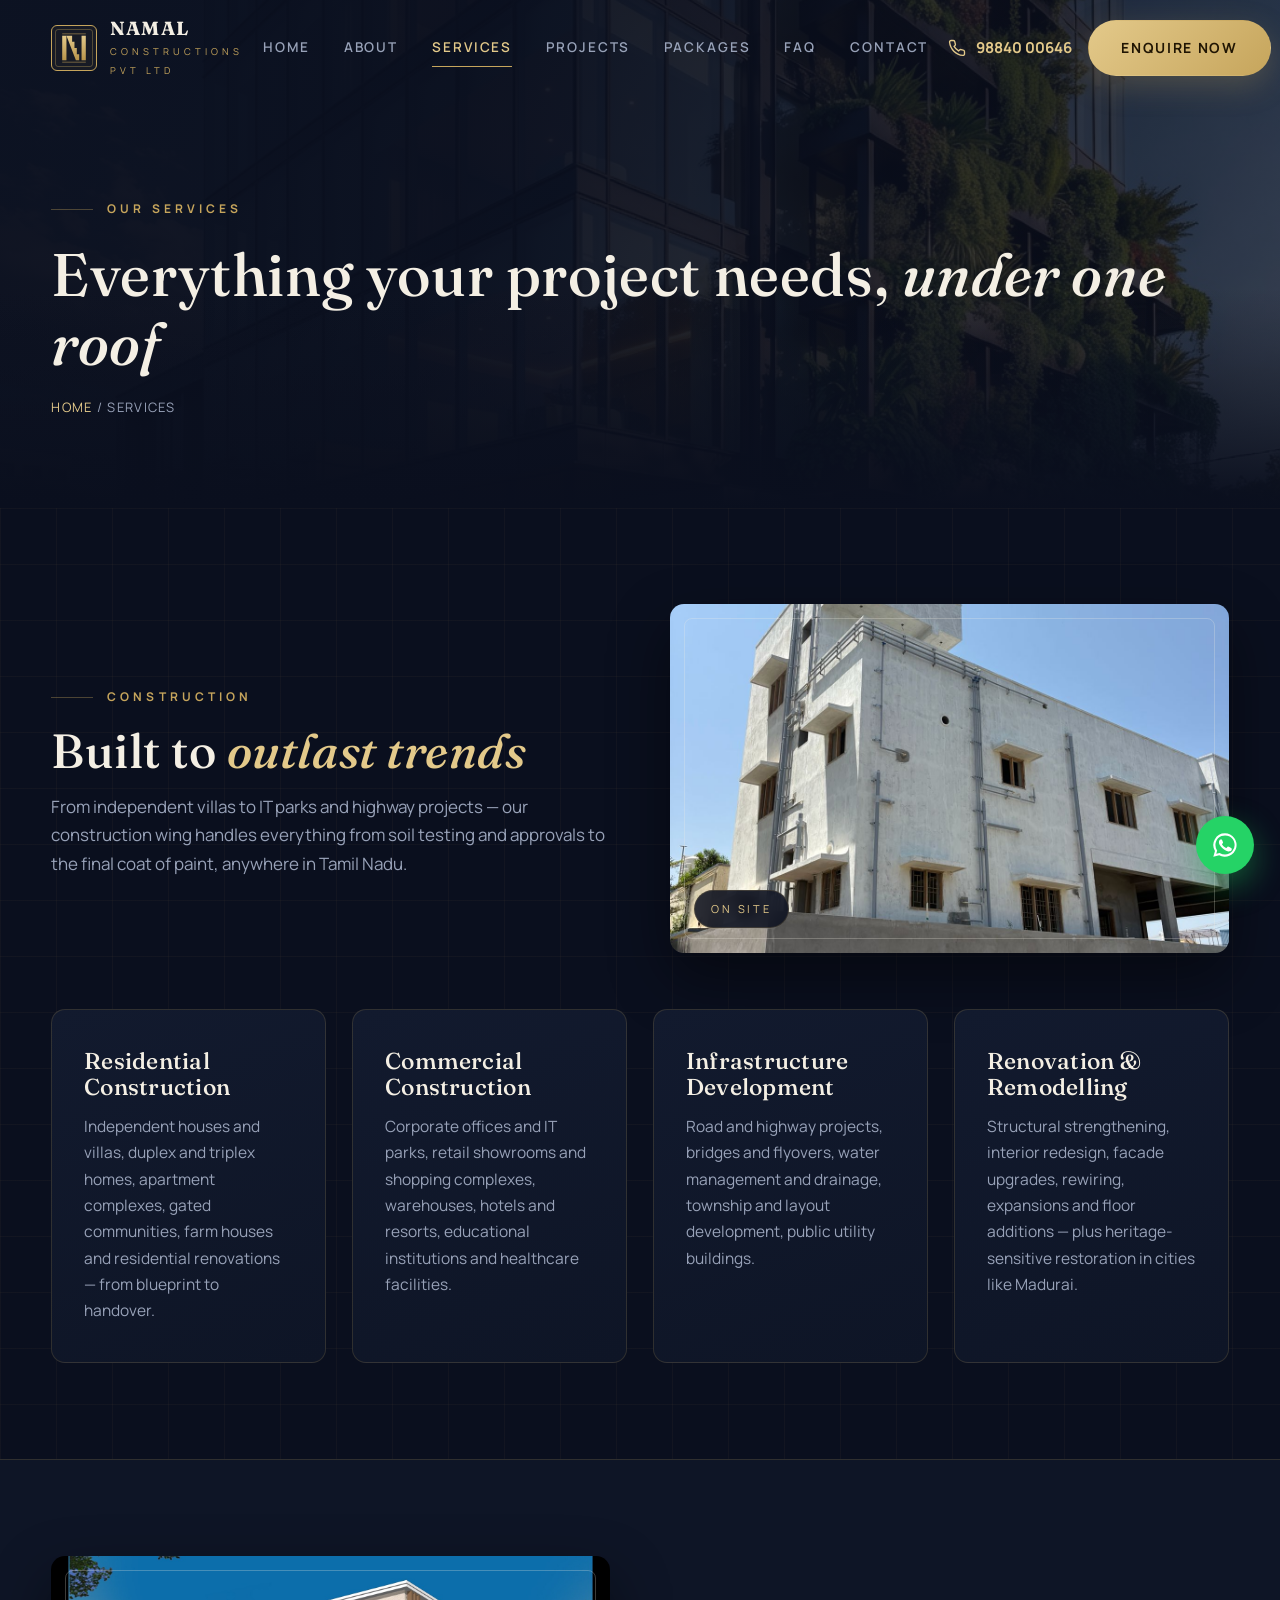
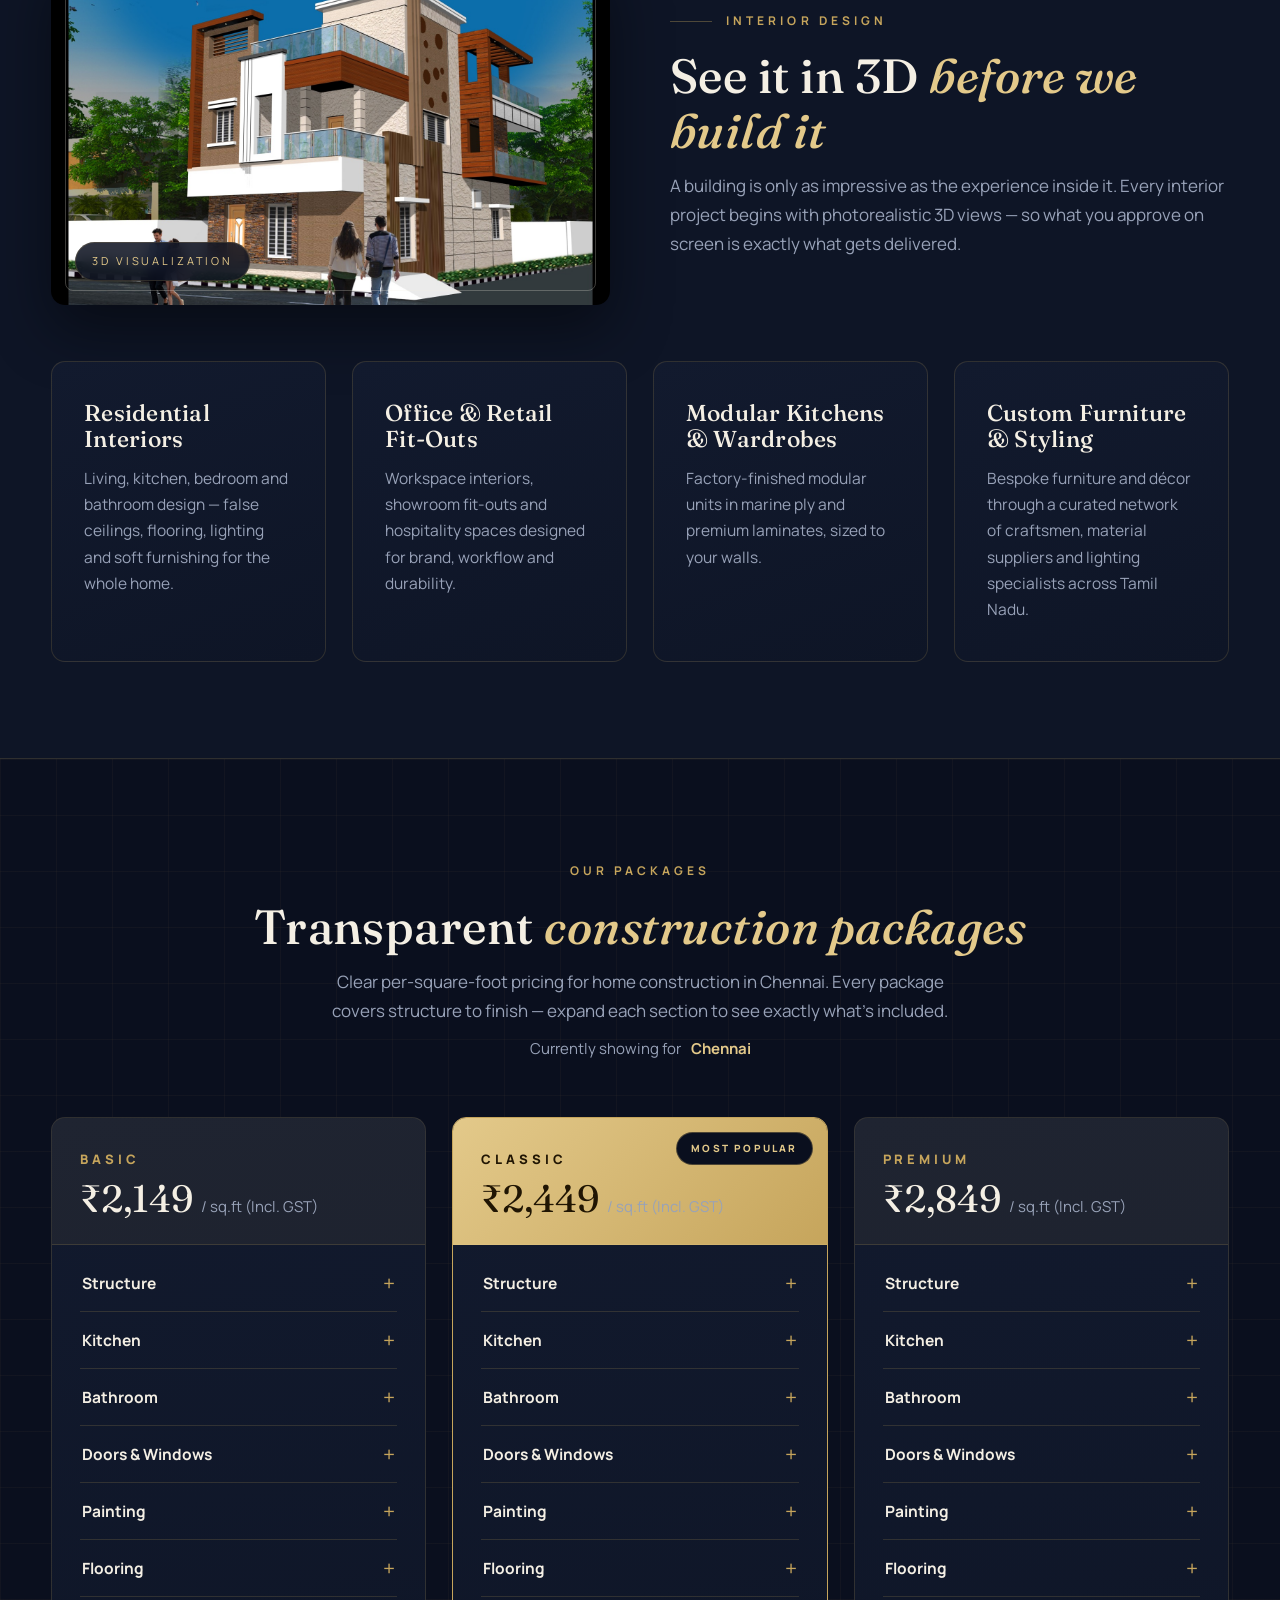
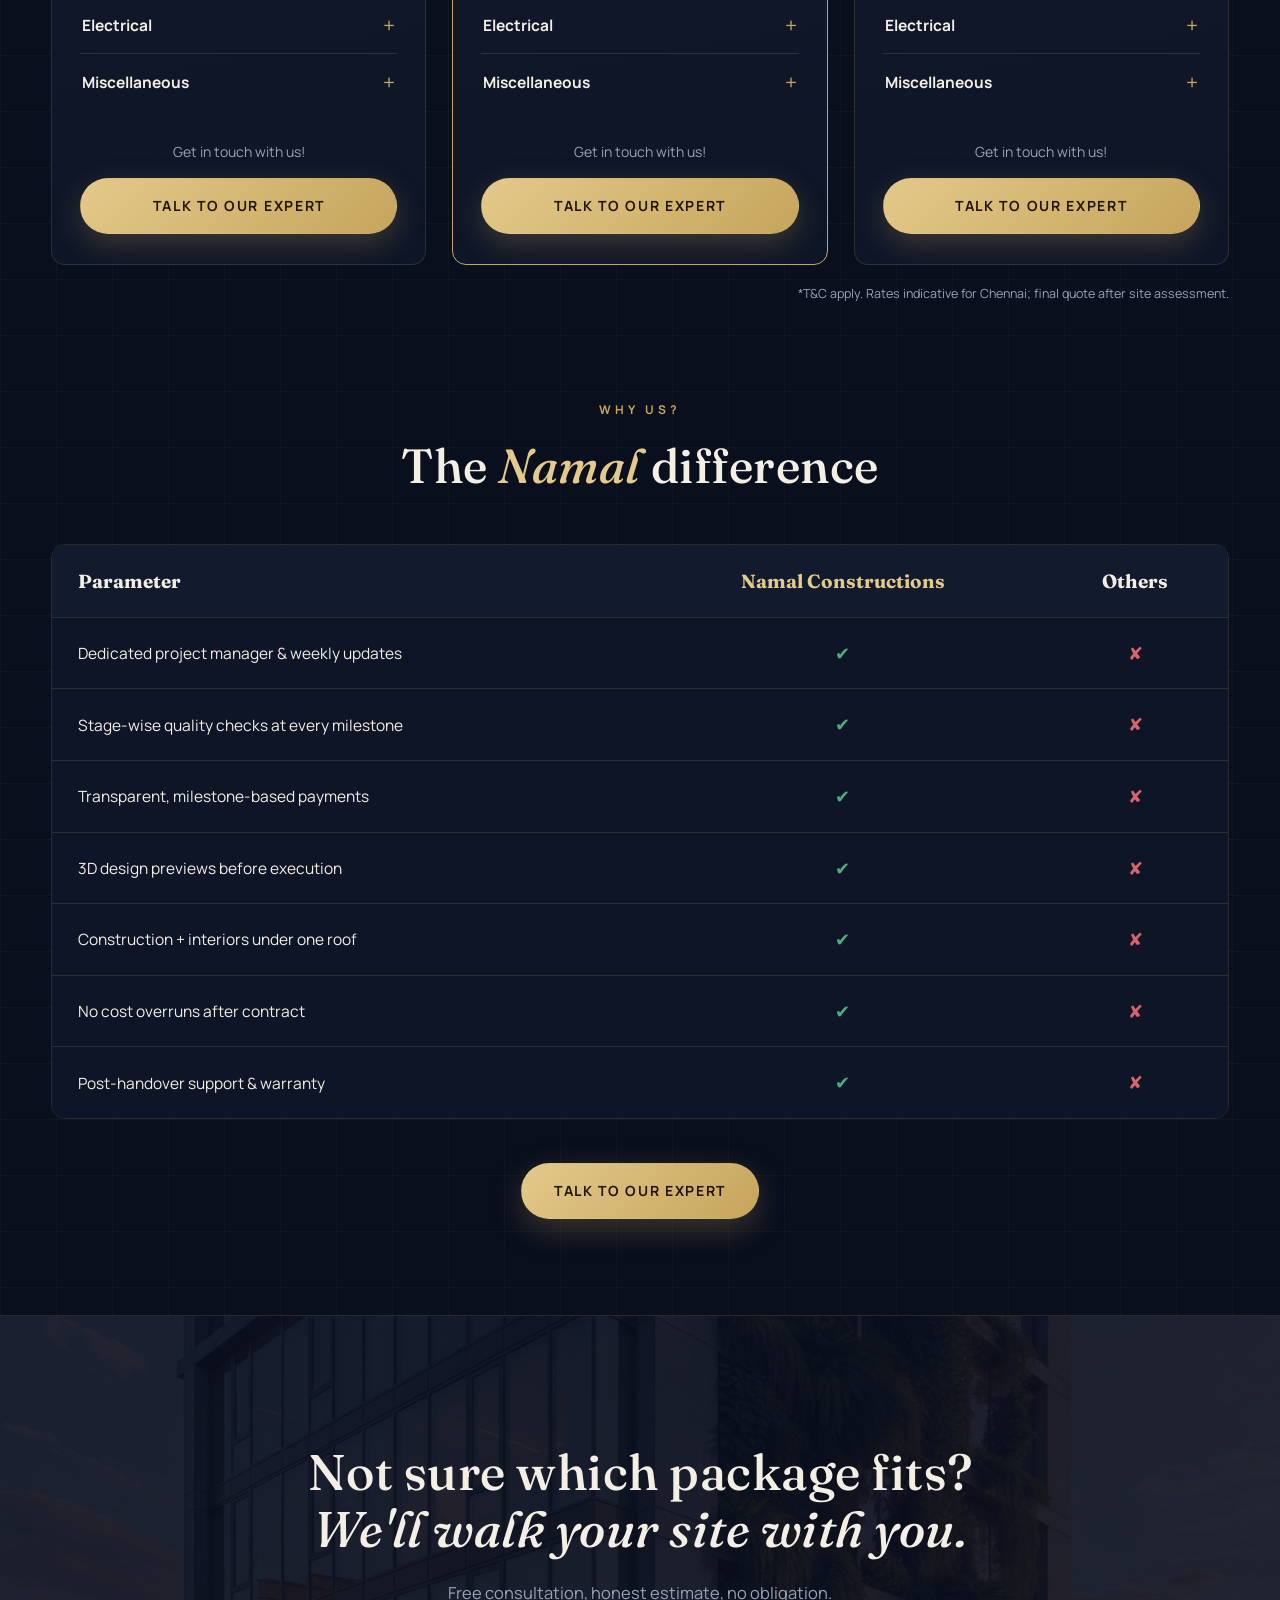
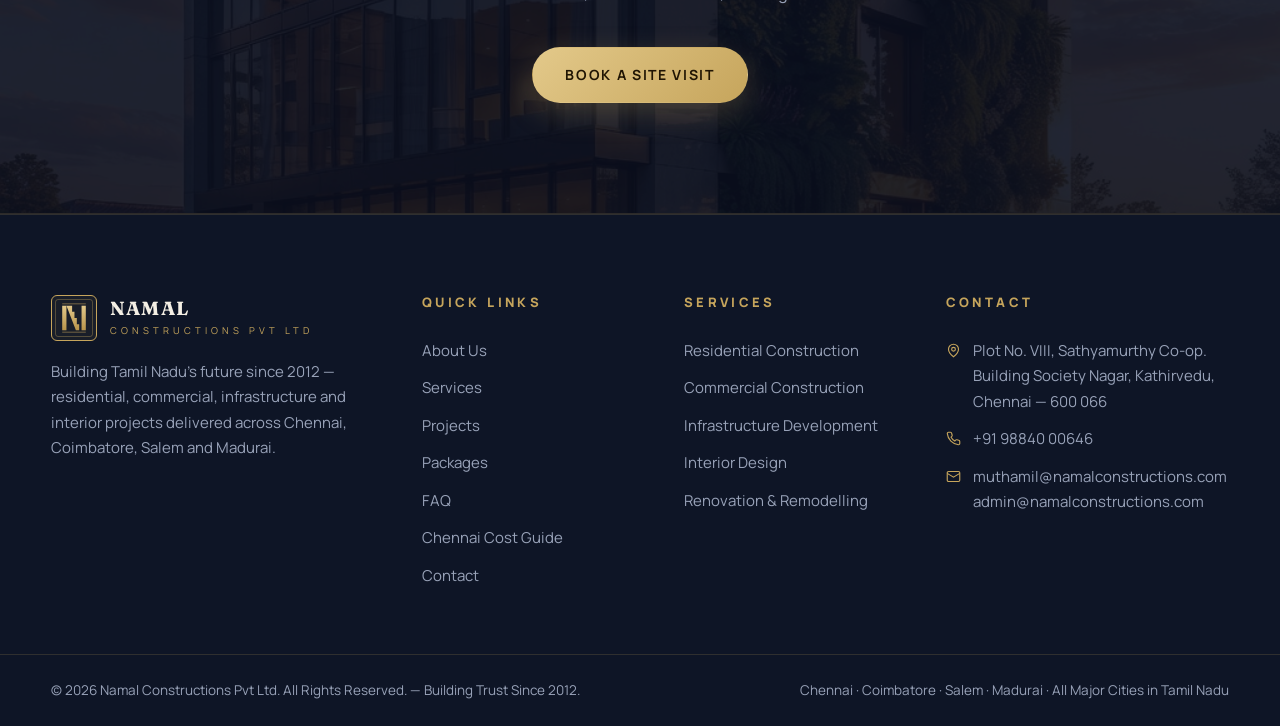
<file: services.html>
<!DOCTYPE html>
<html lang="en">
<head>
<meta charset="UTF-8" />
<meta name="viewport" content="width=device-width, initial-scale=1.0" />
<title>Services & Packages — Namal Constructions Pvt Ltd, Chennai</title>
<meta name="description" content="Residential, commercial and infrastructure construction, renovation and interior design services across Chennai, Coimbatore, Salem and Madurai. Transparent per-sq.ft packages." />
<link rel="preconnect" href="https://fonts.googleapis.com" />
<link rel="preconnect" href="https://fonts.gstatic.com" crossorigin />
<link href="https://fonts.googleapis.com/css2?family=Fraunces:ital,wght@0,400;0,500;0,600;1,400;1,500&family=Manrope:wght@400;500;600;700;800&display=swap" rel="stylesheet" />
<link rel="stylesheet" href="assets/css/style.css" />
<link rel="icon" href="data:image/svg+xml,<svg xmlns='http://www.w3.org/2000/svg' viewBox='0 0 100 100'><rect width='100' height='100' rx='16' fill='%230a0f1e'/><rect x='7' y='7' width='86' height='86' rx='11' fill='none' stroke='%23c6a55c' stroke-width='4'/><rect x='24' y='24' width='11' height='52' fill='%23d4b26a'/><rect x='65' y='24' width='11' height='52' fill='%23d4b26a'/><path d='M35 24 H48 v13 h6 v13 h6 v13 h5 v13 H53 Z' fill='%23d4b26a'/></svg>" />
</head>
<body>

<header class="site-header">
  <div class="container header-inner">
    <a class="logo" href="index.html" aria-label="Namal Constructions home">
      <span class="logo-mark"><svg viewBox="20 14 60 72" xmlns="http://www.w3.org/2000/svg" aria-hidden="true"><defs><linearGradient id="lgN" x1="0" y1="0" x2="0" y2="1"><stop offset="0" stop-color="#e3c98a"/><stop offset="1" stop-color="#b8944a"/></linearGradient></defs><rect x="25" y="24" width="9" height="52" fill="url(#lgN)"/><rect x="66" y="24" width="9" height="52" fill="url(#lgN)"/><path d="M34 24 H46 v13 h5 v13 h5 v13 h5 v13 H54 Z" fill="url(#lgN)"/><rect x="25" y="19" width="50" height="2" fill="#c6a55c" fill-opacity="0.55"/><rect x="25" y="79" width="50" height="2" fill="#c6a55c" fill-opacity="0.55"/></svg></span>
      <span class="logo-text"><strong>NAMAL</strong><span>Constructions Pvt Ltd</span></span>
    </a>
    <nav class="nav" aria-label="Main navigation">
      <a href="index.html">Home</a>
      <a href="about.html">About</a>
      <a href="services.html" class="active">Services</a>
      <a href="projects.html">Projects</a>
      <a href="#packages">Packages</a>
      <a href="faq.html">FAQ</a>
      <a href="contact.html">Contact</a>
    </nav>
    <div class="header-cta">
      <a class="call-pill" href="tel:+919884000646"><svg width="18" height="18" viewBox="0 0 24 24" fill="none" stroke="currentColor" stroke-width="1.8"><path d="M22 16.9v3a2 2 0 0 1-2.2 2A19.8 19.8 0 0 1 2.1 4.2 2 2 0 0 1 4.1 2h3a2 2 0 0 1 2 1.7c.13.96.36 1.9.7 2.8a2 2 0 0 1-.45 2.1L8.1 9.9a16 16 0 0 0 6 6l1.3-1.3a2 2 0 0 1 2.1-.45c.9.34 1.84.57 2.8.7A2 2 0 0 1 22 16.9z"/></svg><span class="txt">98840&nbsp;00646</span></a>
      <a class="btn btn-gold" href="contact.html">Enquire Now</a>
    </div>
    <button class="nav-toggle" aria-label="Toggle menu"><span></span><span></span><span></span></button>
  </div>
</header>

<!-- PAGE HERO -->
<section class="page-hero">
  <div class="hero-media"><img src="assets/img/tower-2.jpg" alt="" /></div>
  <div class="hero-scrim"></div>
  <div class="container">
    <span class="eyebrow">Our Services</span>
    <h1>Everything your project needs, <em>under one roof</em></h1>
    <p class="breadcrumb"><a href="index.html">Home</a> / Services</p>
  </div>
</section>

<!-- CONSTRUCTION -->
<section id="construction" class="bp-grid">
  <div class="container">
    <div class="grid-2">
      <div class="reveal">
        <span class="eyebrow">Construction</span>
        <h2 class="section-title">Built to <em>outlast trends</em></h2>
        <p class="section-lead">From independent villas to IT parks and highway projects — our construction wing handles everything from soil testing and approvals to the final coat of paint, anywhere in Tamil Nadu.</p>
      </div>
      <div class="media-frame reveal reveal-d1" style="aspect-ratio:16/10;">
        <img src="assets/img/construction-1.jpg" alt="Multi-storey building under construction by Namal Constructions" loading="lazy" />
        <span class="media-tag">On Site</span>
      </div>
    </div>
    <div class="grid-4" style="margin-top:56px;">
      <div class="card reveal"><h3>Residential Construction</h3><p>Independent houses and villas, duplex and triplex homes, apartment complexes, gated communities, farm houses and residential renovations — from blueprint to handover.</p></div>
      <div class="card reveal reveal-d1"><h3>Commercial Construction</h3><p>Corporate offices and IT parks, retail showrooms and shopping complexes, warehouses, hotels and resorts, educational institutions and healthcare facilities.</p></div>
      <div class="card reveal reveal-d2"><h3>Infrastructure Development</h3><p>Road and highway projects, bridges and flyovers, water management and drainage, township and layout development, public utility buildings.</p></div>
      <div class="card reveal reveal-d3"><h3>Renovation &amp; Remodelling</h3><p>Structural strengthening, interior redesign, facade upgrades, rewiring, expansions and floor additions — plus heritage-sensitive restoration in cities like Madurai.</p></div>
    </div>
  </div>
</section>

<!-- INTERIORS -->
<section id="interiors" style="background:var(--ink-2);border-block:1px solid var(--line);">
  <div class="container">
    <div class="grid-2">
      <div class="media-frame reveal" style="aspect-ratio:16/10;">
        <img src="assets/img/elevation-3d.jpg" alt="3D visualization of a residence designed by Namal Constructions" loading="lazy" />
        <span class="media-tag">3D Visualization</span>
      </div>
      <div class="reveal reveal-d1">
        <span class="eyebrow">Interior Design</span>
        <h2 class="section-title">See it in 3D <em>before we build it</em></h2>
        <p class="section-lead">A building is only as impressive as the experience inside it. Every interior project begins with photorealistic 3D views — so what you approve on screen is exactly what gets delivered.</p>
      </div>
    </div>
    <div class="grid-4" style="margin-top:56px;">
      <div class="card reveal"><h3>Residential Interiors</h3><p>Living, kitchen, bedroom and bathroom design — false ceilings, flooring, lighting and soft furnishing for the whole home.</p></div>
      <div class="card reveal reveal-d1"><h3>Office &amp; Retail Fit-Outs</h3><p>Workspace interiors, showroom fit-outs and hospitality spaces designed for brand, workflow and durability.</p></div>
      <div class="card reveal reveal-d2"><h3>Modular Kitchens & Wardrobes</h3><p>Factory-finished modular units in marine ply and premium laminates, sized to your walls.</p></div>
      <div class="card reveal reveal-d3"><h3>Custom Furniture &amp; Styling</h3><p>Bespoke furniture and décor through a curated network of craftsmen, material suppliers and lighting specialists across Tamil Nadu.</p></div>
    </div>
  </div>
</section>

<!-- ======= PACKAGES ======= -->
<section id="packages" class="bp-grid">
  <div class="container">
    <div class="center reveal">
      <span class="eyebrow">Our Packages</span>
      <h2 class="section-title">Transparent <em>construction packages</em></h2>
      <p class="section-lead">Clear per-square-foot pricing for home construction in Chennai. Every package covers structure to finish — expand each section to see exactly what's included.</p>
      <p class="pricing-note">Currently showing for <strong>Chennai</strong></p>
    </div>

    <div class="packages-grid">
      <!-- BASIC -->
      <div class="package reveal">
        <div class="pkg-head">
          <div class="pkg-name">Basic</div>
          <div class="pkg-price">₹2,149 <span>/ sq.ft (Incl. GST)</span></div>
        </div>
        <div class="pkg-body">
          <div class="pkg-acc"><button class="pkg-acc-head" type="button">Structure <span class="plus">+</span></button>
            <div class="pkg-acc-body"><ul><li>M20 grade RCC framed structure</li><li>ISI-certified steel (Fe 550)</li><li>Chamber bricks / solid blocks</li><li>Ceiling height 10 ft</li></ul></div>
          </div>
          <div class="pkg-acc"><button class="pkg-acc-head" type="button">Kitchen <span class="plus">+</span></button>
            <div class="pkg-acc-body"><ul><li>Granite counter up to ₹120/sq.ft</li><li>Ceramic wall tiles up to 2 ft above counter</li><li>SS sink with drainboard</li></ul></div>
          </div>
          <div class="pkg-acc"><button class="pkg-acc-head" type="button">Bathroom <span class="plus">+</span></button>
            <div class="pkg-acc-body"><ul><li>Ceramic wall tiles up to 7 ft</li><li>Standard CP fittings & sanitaryware</li><li>Concealed plumbing (CPVC)</li></ul></div>
          </div>
          <div class="pkg-acc"><button class="pkg-acc-head" type="button">Doors & Windows <span class="plus">+</span></button>
            <div class="pkg-acc-body"><ul><li>Teak main door frame & shutter</li><li>Flush doors for interiors</li><li>UPVC windows with clear glass</li></ul></div>
          </div>
          <div class="pkg-acc"><button class="pkg-acc-head" type="button">Painting <span class="plus">+</span></button>
            <div class="pkg-acc-body"><ul><li>Interior: 2-coat putty + emulsion</li><li>Exterior: weatherproof emulsion</li><li>Enamel for grills & gates</li></ul></div>
          </div>
          <div class="pkg-acc"><button class="pkg-acc-head" type="button">Flooring <span class="plus">+</span></button>
            <div class="pkg-acc-body"><ul><li>Vitrified tiles up to ₹50/sq.ft</li><li>Anti-skid tiles for bath & balcony</li><li>Staircase: granite up to ₹90/sq.ft</li></ul></div>
          </div>
          <div class="pkg-acc"><button class="pkg-acc-head" type="button">Electrical <span class="plus">+</span></button>
            <div class="pkg-acc-body"><ul><li>Fire-retardant ISI wiring</li><li>Modular switches (standard range)</li><li>AC & geyser provisioning</li></ul></div>
          </div>
          <div class="pkg-acc"><button class="pkg-acc-head" type="button">Miscellaneous <span class="plus">+</span></button>
            <div class="pkg-acc-body"><ul><li>Overhead tank 1000 L</li><li>Rainwater harvesting</li><li>MS staircase railing</li></ul></div>
          </div>
        </div>
        <div class="pkg-foot">
          <p class="hint">Get in touch with us!</p>
          <a href="contact.html" class="btn btn-gold btn-block">Talk To Our Expert</a>
        </div>
      </div>

      <!-- CLASSIC (featured) -->
      <div class="package featured reveal reveal-d1">
        <span class="pkg-badge">Most Popular</span>
        <div class="pkg-head">
          <div class="pkg-name">Classic</div>
          <div class="pkg-price">₹2,449 <span>/ sq.ft (Incl. GST)</span></div>
        </div>
        <div class="pkg-body">
          <div class="pkg-acc"><button class="pkg-acc-head" type="button">Structure <span class="plus">+</span></button>
            <div class="pkg-acc-body"><ul><li>M25 grade RCC framed structure</li><li>Premium ISI steel (Fe 550D)</li><li>Wire-cut bricks / AAC blocks</li><li>Ceiling height 10.5 ft</li></ul></div>
          </div>
          <div class="pkg-acc"><button class="pkg-acc-head" type="button">Kitchen <span class="plus">+</span></button>
            <div class="pkg-acc-body"><ul><li>Granite counter up to ₹160/sq.ft</li><li>Designer wall tiles up to full height</li><li>Quartz SS sink + provision for RO & chimney</li></ul></div>
          </div>
          <div class="pkg-acc"><button class="pkg-acc-head" type="button">Bathroom <span class="plus">+</span></button>
            <div class="pkg-acc-body"><ul><li>Full-height designer wall tiles</li><li>Branded CP fittings (Jaquar or equivalent)</li><li>Wall-hung EWC, hot & cold mixer</li></ul></div>
          </div>
          <div class="pkg-acc"><button class="pkg-acc-head" type="button">Doors & Windows <span class="plus">+</span></button>
            <div class="pkg-acc-body"><ul><li>Premium teak main door</li><li>Skin/membrane doors for interiors</li><li>UPVC windows with mesh & safety grill</li></ul></div>
          </div>
          <div class="pkg-acc"><button class="pkg-acc-head" type="button">Painting <span class="plus">+</span></button>
            <div class="pkg-acc-body"><ul><li>Interior: premium emulsion (Asian/Berger)</li><li>Exterior: weather-shield paint</li><li>Texture highlight for one elevation wall</li></ul></div>
          </div>
          <div class="pkg-acc"><button class="pkg-acc-head" type="button">Flooring <span class="plus">+</span></button>
            <div class="pkg-acc-body"><ul><li>Vitrified tiles up to ₹80/sq.ft</li><li>Wood-finish tiles for bedrooms (option)</li><li>Staircase: granite up to ₹140/sq.ft</li></ul></div>
          </div>
          <div class="pkg-acc"><button class="pkg-acc-head" type="button">Electrical <span class="plus">+</span></button>
            <div class="pkg-acc-body"><ul><li>Finolex/Polycab FR wiring</li><li>Premium modular switches</li><li>AC, geyser, inverter & CCTV provisioning</li></ul></div>
          </div>
          <div class="pkg-acc"><button class="pkg-acc-head" type="button">Miscellaneous <span class="plus">+</span></button>
            <div class="pkg-acc-body"><ul><li>Overhead tank 1500 L + sump</li><li>Rainwater harvesting</li><li>SS staircase railing, compound wall option</li></ul></div>
          </div>
        </div>
        <div class="pkg-foot">
          <p class="hint">Get in touch with us!</p>
          <a href="contact.html" class="btn btn-gold btn-block">Talk To Our Expert</a>
        </div>
      </div>

      <!-- PREMIUM -->
      <div class="package reveal reveal-d2">
        <div class="pkg-head">
          <div class="pkg-name">Premium</div>
          <div class="pkg-price">₹2,849 <span>/ sq.ft (Incl. GST)</span></div>
        </div>
        <div class="pkg-body">
          <div class="pkg-acc"><button class="pkg-acc-head" type="button">Structure <span class="plus">+</span></button>
            <div class="pkg-acc-body"><ul><li>M25/M30 grade RCC as per design</li><li>Premium steel (Tata/JSW Fe 550D)</li><li>AAC blocks with structural audit</li><li>Ceiling height 11 ft</li></ul></div>
          </div>
          <div class="pkg-acc"><button class="pkg-acc-head" type="button">Kitchen <span class="plus">+</span></button>
            <div class="pkg-acc-body"><ul><li>Quartz/granite counter up to ₹250/sq.ft</li><li>Full-height designer dado tiles</li><li>Premium sink, RO, chimney & hob provision</li></ul></div>
          </div>
          <div class="pkg-acc"><button class="pkg-acc-head" type="button">Bathroom <span class="plus">+</span></button>
            <div class="pkg-acc-body"><ul><li>Large-format designer tiles, full height</li><li>Luxury CP fittings (Kohler/Grohe or equivalent)</li><li>Rain shower, glass partition option</li></ul></div>
          </div>
          <div class="pkg-acc"><button class="pkg-acc-head" type="button">Doors & Windows <span class="plus">+</span></button>
            <div class="pkg-acc-body"><ul><li>Designer teak main door with digital lock provision</li><li>Laminated/veneer interior doors</li><li>Premium UPVC/aluminium windows, toughened glass</li></ul></div>
          </div>
          <div class="pkg-acc"><button class="pkg-acc-head" type="button">Painting <span class="plus">+</span></button>
            <div class="pkg-acc-body"><ul><li>Luxury emulsion (Royale or equivalent)</li><li>Exterior texture + weather-shield system</li><li>PU/duco finish highlights</li></ul></div>
          </div>
          <div class="pkg-acc"><button class="pkg-acc-head" type="button">Flooring <span class="plus">+</span></button>
            <div class="pkg-acc-body"><ul><li>Large-format vitrified / marble option up to ₹140/sq.ft</li><li>Wooden flooring option for master bedroom</li><li>Staircase: premium granite/marble</li></ul></div>
          </div>
          <div class="pkg-acc"><button class="pkg-acc-head" type="button">Electrical <span class="plus">+</span></button>
            <div class="pkg-acc-body"><ul><li>Premium FR-LSH wiring</li><li>Designer modular switches (Legrand or equivalent)</li><li>Home-automation ready conduiting</li></ul></div>
          </div>
          <div class="pkg-acc"><button class="pkg-acc-head" type="button">Miscellaneous <span class="plus">+</span></button>
            <div class="pkg-acc-body"><ul><li>2000 L tank + sump with pump automation</li><li>Rainwater harvesting & solar provision</li><li>Glass/SS designer railing, elevation lighting</li></ul></div>
          </div>
        </div>
        <div class="pkg-foot">
          <p class="hint">Get in touch with us!</p>
          <a href="contact.html" class="btn btn-gold btn-block">Talk To Our Expert</a>
        </div>
      </div>
    </div>
    <p class="tandc">*T&C apply. Rates indicative for Chennai; final quote after site assessment.</p>

    <!-- WHY US -->
    <div class="center reveal" style="margin-top:90px;">
      <span class="eyebrow">Why Us?</span>
      <h2 class="section-title">The <em>Namal</em> difference</h2>
    </div>
    <div class="compare-wrap reveal">
      <table class="compare">
        <thead>
          <tr><th>Parameter</th><th class="us center-col">Namal Constructions</th><th class="center-col">Others</th></tr>
        </thead>
        <tbody>
          <tr><td>Dedicated project manager & weekly updates</td><td class="yes">✔</td><td class="no">✘</td></tr>
          <tr><td>Stage-wise quality checks at every milestone</td><td class="yes">✔</td><td class="no">✘</td></tr>
          <tr><td>Transparent, milestone-based payments</td><td class="yes">✔</td><td class="no">✘</td></tr>
          <tr><td>3D design previews before execution</td><td class="yes">✔</td><td class="no">✘</td></tr>
          <tr><td>Construction + interiors under one roof</td><td class="yes">✔</td><td class="no">✘</td></tr>
          <tr><td>No cost overruns after contract</td><td class="yes">✔</td><td class="no">✘</td></tr>
          <tr><td>Post-handover support & warranty</td><td class="yes">✔</td><td class="no">✘</td></tr>
        </tbody>
      </table>
    </div>
    <div class="center" style="margin-top:44px;">
      <a href="contact.html" class="btn btn-gold">Talk To Our Expert</a>
    </div>
  </div>
</section>

<!-- CTA -->
<section class="cta-band">
  <div class="bg"><img src="assets/img/tower-3.jpg" alt="" loading="lazy" /></div>
  <div class="scrim"></div>
  <div class="container reveal">
    <h2>Not sure which package fits? <em>We'll walk your site with you.</em></h2>
    <p>Free consultation, honest estimate, no obligation.</p>
    <a href="contact.html" class="btn btn-gold">Book a Site Visit</a>
  </div>
</section>

<footer class="site-footer">
  <div class="container footer-grid">
    <div class="footer-brand">
      <a class="logo" href="index.html"><span class="logo-mark"><svg viewBox="20 14 60 72" xmlns="http://www.w3.org/2000/svg" aria-hidden="true"><defs><linearGradient id="lgN" x1="0" y1="0" x2="0" y2="1"><stop offset="0" stop-color="#e3c98a"/><stop offset="1" stop-color="#b8944a"/></linearGradient></defs><rect x="25" y="24" width="9" height="52" fill="url(#lgN)"/><rect x="66" y="24" width="9" height="52" fill="url(#lgN)"/><path d="M34 24 H46 v13 h5 v13 h5 v13 h5 v13 H54 Z" fill="url(#lgN)"/><rect x="25" y="19" width="50" height="2" fill="#c6a55c" fill-opacity="0.55"/><rect x="25" y="79" width="50" height="2" fill="#c6a55c" fill-opacity="0.55"/></svg></span><span class="logo-text"><strong>NAMAL</strong><span>Constructions Pvt Ltd</span></span></a>
      <p>Building Tamil Nadu's future since 2012 — residential, commercial, infrastructure and interior projects delivered across Chennai, Coimbatore, Salem and Madurai.</p>
    </div>
    <div><h4>Quick Links</h4><ul><li><a href="about.html">About Us</a></li><li><a href="services.html">Services</a></li><li><a href="projects.html">Projects</a></li><li><a href="services.html#packages">Packages</a></li><li><a href="faq.html">FAQ</a></li><li><a href="cost-to-build-1200-sqft-house-chennai.html">Chennai Cost Guide</a></li><li><a href="contact.html">Contact</a></li></ul></div>
    <div><h4>Services</h4><ul><li><a href="services.html#construction">Residential Construction</a></li><li><a href="services.html#construction">Commercial Construction</a></li><li><a href="services.html#construction">Infrastructure Development</a></li><li><a href="services.html#interiors">Interior Design</a></li><li><a href="services.html#construction">Renovation &amp; Remodelling</a></li></ul></div>
    <div><h4>Contact</h4>
      <ul class="footer-contact">
        <li><svg width="15" height="15" viewBox="0 0 24 24" fill="none" stroke="currentColor" stroke-width="1.8"><path d="M20 10c0 6-8 12-8 12s-8-6-8-12a8 8 0 0 1 16 0z"/><circle cx="12" cy="10" r="3"/></svg><span>Plot No. VIII, Sathyamurthy Co-op. Building Society Nagar, Kathirvedu, Chennai — 600 066</span></li>
        <li><svg width="15" height="15" viewBox="0 0 24 24" fill="none" stroke="currentColor" stroke-width="1.8"><path d="M22 16.9v3a2 2 0 0 1-2.2 2A19.8 19.8 0 0 1 2.1 4.2 2 2 0 0 1 4.1 2h3a2 2 0 0 1 2 1.7c.13.96.36 1.9.7 2.8a2 2 0 0 1-.45 2.1L8.1 9.9a16 16 0 0 0 6 6l1.3-1.3a2 2 0 0 1 2.1-.45c.9.34 1.84.57 2.8.7A2 2 0 0 1 22 16.9z"/></svg><a href="tel:+919884000646">+91 98840 00646</a></li>
        <li><svg width="15" height="15" viewBox="0 0 24 24" fill="none" stroke="currentColor" stroke-width="1.8"><rect x="2" y="4" width="20" height="16" rx="2"/><path d="m22 7-10 6L2 7"/></svg><span><a href="mailto:muthamil@namalconstructions.com">muthamil@namalconstructions.com</a><br /><a href="mailto:admin@namalconstructions.com">admin@namalconstructions.com</a></span></li>
      </ul>
    </div>
  </div>
  <div class="footer-bottom"><div class="container" style="display:flex;justify-content:space-between;flex-wrap:wrap;gap:12px;"><span>© <span data-year></span> Namal Constructions Pvt Ltd. All Rights Reserved. — Building Trust Since 2012.</span><span>Chennai · Coimbatore · Salem · Madurai · All Major Cities in Tamil Nadu</span></div></div>
</footer>

<a class="float-wa" href="https://wa.me/919884000646?text=Hi%20Namal%20Constructions%2C%20I%27d%20like%20to%20know%20more%20about%20your%20packages." target="_blank" rel="noopener" aria-label="Chat on WhatsApp"><svg width="28" height="28" viewBox="0 0 24 24" fill="currentColor"><path d="M12 2a10 10 0 0 0-8.6 15.1L2 22l5-1.3A10 10 0 1 0 12 2zm0 18.2a8.2 8.2 0 0 1-4.2-1.2l-.3-.2-3 .8.8-2.9-.2-.3A8.2 8.2 0 1 1 12 20.2zm4.5-6.1c-.2-.1-1.5-.7-1.7-.8-.2-.1-.4-.1-.6.1-.2.2-.6.8-.8 1-.1.2-.3.2-.5.1a6.7 6.7 0 0 1-2-1.2 7.5 7.5 0 0 1-1.4-1.7c-.1-.2 0-.4.1-.5l.4-.5c.1-.2.2-.3.3-.5.1-.2 0-.4 0-.5l-.8-1.9c-.2-.5-.4-.4-.6-.4h-.5c-.2 0-.5.1-.7.3-.2.3-.9.9-.9 2.2s1 2.5 1.1 2.7c.1.2 1.9 3 4.7 4.2.7.3 1.2.5 1.6.6.7.2 1.3.2 1.8.1.6-.1 1.5-.6 1.7-1.2.2-.6.2-1.1.1-1.2 0-.1-.2-.2-.4-.3z"/></svg></a>
<button class="back-top" aria-label="Back to top"><svg width="18" height="18" viewBox="0 0 24 24" fill="none" stroke="currentColor" stroke-width="2"><path d="m18 15-6-6-6 6"/></svg></button>

<script src="assets/js/main.js"></script>
</body>
</html>
</file>
<file: assets/css/style.css>
/* ============================================================
   NAMAL CONSTRUCTIONS PVT LTD — Design System
   Palette: deep ink blueprint ground, brass/gold craftsmanship,
   warm ivory text, teak brown grounding tone.
   ============================================================ */

:root {
  --ink: #0a0f1e;
  --ink-2: #0e1526;
  --panel: #121a2e;
  --panel-2: #16203a;
  --gold: #c6a55c;
  --gold-2: #e3c98a;
  --gold-dim: rgba(198, 165, 92, 0.35);
  --line: rgba(198, 165, 92, 0.18);
  --ivory: #f4efe4;
  --muted: #98a2b8;
  --teak: #8a6a48;
  --green: #4caf7d;
  --red: #d9646c;
  --radius: 14px;
  --shadow: 0 24px 60px rgba(0, 0, 0, 0.45);
  --font-head: "Fraunces", Georgia, serif;
  --font-body: "Manrope", "Segoe UI", sans-serif;
}

* { margin: 0; padding: 0; box-sizing: border-box; }
html { scroll-behavior: smooth; }
body {
  background: var(--ink);
  color: var(--ivory);
  font-family: var(--font-body);
  font-size: 16.5px;
  line-height: 1.7;
  -webkit-font-smoothing: antialiased;
  overflow-x: hidden;
}
img, video { max-width: 100%; display: block; }
a { color: inherit; text-decoration: none; }
ul { list-style: none; }
button { font-family: inherit; cursor: pointer; }

::selection { background: var(--gold); color: var(--ink); }

.container { width: min(1180px, 92%); margin-inline: auto; }

/* ---------- Typography ---------- */
h1, h2, h3, h4 { font-family: var(--font-head); font-weight: 500; line-height: 1.15; letter-spacing: 0.01em; }
.eyebrow {
  display: inline-flex; align-items: center; gap: 14px;
  font-size: 12px; letter-spacing: 0.34em; text-transform: uppercase;
  color: var(--gold); font-weight: 700;
}
.eyebrow::before { content: ""; width: 42px; height: 1px; background: var(--gold-dim); }
.section-title { font-size: clamp(30px, 4.2vw, 48px); margin: 16px 0 14px; }
.section-title em { font-style: italic; color: var(--gold-2); }
.section-lead { color: var(--muted); max-width: 640px; font-size: 17px; }
.center { text-align: center; }
.center .eyebrow::before { display: none; }
.center .section-lead { margin-inline: auto; }

section { padding: 96px 0; position: relative; }

/* Blueprint grid backdrop */
.bp-grid {
  background-image:
    linear-gradient(rgba(198,165,92,0.045) 1px, transparent 1px),
    linear-gradient(90deg, rgba(198,165,92,0.045) 1px, transparent 1px);
  background-size: 56px 56px;
}

/* Section divider motif */
.divider {
  display: flex; align-items: center; justify-content: center; gap: 14px;
  padding: 0 0 0; color: var(--gold-dim);
}
.divider::before, .divider::after { content: ""; height: 1px; width: min(240px, 30vw); background: linear-gradient(90deg, transparent, var(--gold-dim)); }
.divider::after { background: linear-gradient(270deg, transparent, var(--gold-dim)); }
.divider svg { flex: 0 0 auto; }

/* ---------- Buttons ---------- */
.btn {
  display: inline-flex; align-items: center; justify-content: center; gap: 10px;
  padding: 15px 32px; border-radius: 999px; font-weight: 700; font-size: 14px;
  letter-spacing: 0.12em; text-transform: uppercase; border: 1px solid transparent;
  transition: all 0.3s ease; white-space: nowrap;
}
.btn-gold { background: linear-gradient(135deg, var(--gold-2), var(--gold)); color: #201503; box-shadow: 0 10px 30px rgba(198,165,92,0.25); }
.btn-gold:hover { transform: translateY(-2px); box-shadow: 0 16px 40px rgba(198,165,92,0.38); }
.btn-ghost { border-color: var(--gold-dim); color: var(--gold-2); background: transparent; }
.btn-ghost:hover { background: rgba(198,165,92,0.08); border-color: var(--gold); }
.btn-block { width: 100%; }

/* ---------- Header ---------- */
.site-header {
  position: fixed; inset: 0 0 auto 0; z-index: 100;
  transition: background 0.35s ease, box-shadow 0.35s ease, padding 0.35s;
  padding: 18px 0;
}
.site-header.scrolled { background: rgba(10, 15, 30, 0.92); backdrop-filter: blur(14px); box-shadow: 0 6px 30px rgba(0,0,0,0.4); padding: 10px 0; border-bottom: 1px solid var(--line); }
.header-inner { display: flex; align-items: center; justify-content: space-between; gap: 20px; }

.logo { display: flex; align-items: center; gap: 13px; }
.logo-mark {
  width: 46px; height: 46px; border: 1.5px solid var(--gold); border-radius: 6px;
  display: grid; place-items: center; font-family: var(--font-head);
  font-size: 21px; color: var(--gold-2); position: relative; flex: 0 0 auto;
  background: rgba(198,165,92,0.06);
}
.logo-mark::after { content: ""; position: absolute; inset: 3px; border: 1px solid var(--gold-dim); border-radius: 3px; }
.logo-mark svg { width: 30px; height: 34px; display: block; }
.logo-text { line-height: 1.15; }
.logo-text strong { font-family: var(--font-head); font-size: 19px; letter-spacing: 0.06em; display: block; color: var(--ivory); }
.logo-text span { font-size: 9.5px; letter-spacing: 0.42em; text-transform: uppercase; color: var(--gold); }

.nav { display: flex; align-items: center; gap: 34px; }
.nav a { font-size: 13.5px; font-weight: 600; letter-spacing: 0.14em; text-transform: uppercase; color: var(--muted); position: relative; padding: 6px 0; transition: color 0.25s; }
.nav a:hover { color: var(--ivory); }
.nav a.active { color: var(--gold-2); }
.nav a.active::after, .nav a:hover::after { content: ""; position: absolute; left: 0; right: 0; bottom: -2px; height: 1.5px; background: var(--gold); }

.header-cta { display: flex; align-items: center; gap: 16px; }
.call-pill { display: flex; align-items: center; gap: 10px; font-weight: 700; color: var(--gold-2); font-size: 15px; }
.call-pill svg { flex: 0 0 auto; }

.nav-toggle { display: none; background: none; border: none; width: 44px; height: 44px; position: relative; z-index: 110; }
.nav-toggle span { display: block; width: 26px; height: 2px; background: var(--ivory); margin: 6px auto; transition: 0.3s; border-radius: 2px; }
.nav-open .nav-toggle span:nth-child(1) { transform: translateY(8px) rotate(45deg); }
.nav-open .nav-toggle span:nth-child(2) { opacity: 0; }
.nav-open .nav-toggle span:nth-child(3) { transform: translateY(-8px) rotate(-45deg); }

/* ---------- Hero ---------- */
.hero {
  min-height: 100svh; display: flex; align-items: center;
  position: relative; padding: 160px 0 110px; overflow: hidden;
}
.hero-media { position: absolute; inset: 0; z-index: -2; }
.hero-media video, .hero-media img { width: 100%; height: 100%; object-fit: cover; }
.hero-scrim { position: absolute; inset: 0; z-index: -1;
  background: linear-gradient(100deg, rgba(10,15,30,0.96) 30%, rgba(10,15,30,0.72) 60%, rgba(10,15,30,0.45));
}
.hero-scrim::after { content: ""; position: absolute; inset: auto 0 0 0; height: 220px; background: linear-gradient(transparent, var(--ink)); }

.hero-content { max-width: 760px; }
.hero-tagline {
  margin-bottom: 18px;
  font-family: var(--font-head);
  font-weight: 500;
  font-size: clamp(15px, 2vw, 24px);
  letter-spacing: 0.5em;
  text-transform: uppercase;
  white-space: nowrap;
  color: var(--gold);
  text-shadow: 0 2px 18px rgba(198, 165, 92, 0.45);
}
@media (max-width: 900px) {
  .hero-tagline { white-space: normal; font-size: 18px; letter-spacing: 0.35em; line-height: 2; }
}
.hero h1 { font-size: clamp(40px, 6vw, 74px); margin: 22px 0 24px; }
.hero h1 em { font-style: italic; color: var(--gold-2); }
.hero p { color: #c6cddc; font-size: clamp(16px, 1.6vw, 19px); max-width: 560px; margin-bottom: 40px; }
.hero-actions { display: flex; gap: 18px; flex-wrap: wrap; }

.hero-blueprint { position: absolute; right: -40px; bottom: -20px; width: min(560px, 48vw); opacity: 0.5; z-index: 0; pointer-events: none; }
.hero-blueprint path, .hero-blueprint rect, .hero-blueprint line, .hero-blueprint circle {
  fill: none; stroke: var(--gold); stroke-width: 1.1;
  stroke-dasharray: 1400; stroke-dashoffset: 1400;
  animation: draw 4s ease forwards 0.4s;
}
@keyframes draw { to { stroke-dashoffset: 0; } }

.scroll-hint { position: absolute; bottom: 32px; left: 50%; transform: translateX(-50%); color: var(--gold-dim); font-size: 11px; letter-spacing: 0.3em; text-transform: uppercase; display: flex; flex-direction: column; align-items: center; gap: 10px; }
.scroll-hint::after { content: ""; width: 1px; height: 44px; background: linear-gradient(var(--gold), transparent); animation: pulseline 2s infinite; }
@keyframes pulseline { 50% { opacity: 0.3; } }

/* Page hero (inner pages) */
.page-hero { padding: 190px 0 90px; position: relative; overflow: hidden; }
.page-hero .hero-scrim { background: linear-gradient(100deg, rgba(10,15,30,0.97) 35%, rgba(10,15,30,0.7)); }
.page-hero h1 { font-size: clamp(36px, 5vw, 60px); margin-top: 20px; }
.breadcrumb { color: var(--muted); font-size: 13px; letter-spacing: 0.1em; text-transform: uppercase; margin-top: 18px; }
.breadcrumb a { color: var(--gold-2); }

/* ---------- Stats ---------- */
.stats-band { border-block: 1px solid var(--line); background: var(--ink-2); padding: 52px 0; }
.stats-grid { display: grid; grid-template-columns: repeat(4, 1fr); gap: 30px; text-align: center; }
.stat h3 { font-size: clamp(34px, 3.6vw, 52px); color: var(--gold-2); }
.stat h3 span { font-size: 0.6em; }
.stat p { color: var(--muted); font-size: 13px; letter-spacing: 0.18em; text-transform: uppercase; margin-top: 6px; }

/* ---------- Cards / grids ---------- */
.grid-2 { display: grid; grid-template-columns: 1fr 1fr; gap: 60px; align-items: center; }
.grid-3 { display: grid; grid-template-columns: repeat(3, 1fr); gap: 26px; }
.grid-4 { display: grid; grid-template-columns: repeat(4, 1fr); gap: 26px; }

.card {
  background: linear-gradient(160deg, var(--panel), var(--ink-2));
  border: 1px solid var(--line); border-radius: var(--radius);
  padding: 38px 32px; transition: transform 0.35s ease, border-color 0.35s, box-shadow 0.35s;
  position: relative; overflow: hidden;
}
.card:hover { transform: translateY(-6px); border-color: var(--gold-dim); box-shadow: var(--shadow); }
.card .icon { width: 58px; height: 58px; border: 1px solid var(--gold-dim); border-radius: 10px; display: grid; place-items: center; color: var(--gold-2); margin-bottom: 24px; background: rgba(198,165,92,0.05); }
.card h3 { font-size: 23px; margin-bottom: 12px; }
.card p { color: var(--muted); font-size: 15.5px; }
.card .card-link { display: inline-flex; align-items: center; gap: 8px; margin-top: 20px; color: var(--gold-2); font-weight: 700; font-size: 13px; letter-spacing: 0.14em; text-transform: uppercase; }
.card ul { margin-top: 16px; }
.card ul li { color: var(--muted); font-size: 15px; padding: 7px 0 7px 26px; position: relative; }
.card ul li::before { content: "—"; position: absolute; left: 0; color: var(--gold); }

/* ---------- Media frames ---------- */
.media-frame { position: relative; border-radius: var(--radius); overflow: hidden; box-shadow: var(--shadow); }
.media-frame::after { content: ""; position: absolute; inset: 14px; border: 1px solid rgba(244,239,228,0.25); border-radius: 8px; pointer-events: none; }
.media-frame img, .media-frame video { width: 100%; height: 100%; object-fit: cover; }
.media-tag { position: absolute; left: 24px; bottom: 24px; background: rgba(10,15,30,0.85); backdrop-filter: blur(8px); border: 1px solid var(--line); color: var(--gold-2); font-size: 11px; letter-spacing: 0.26em; text-transform: uppercase; padding: 9px 16px; border-radius: 999px; z-index: 2; }

/* ---------- Process ---------- */
.process-grid { display: grid; grid-template-columns: repeat(4, 1fr); gap: 0; counter-reset: step; margin-top: 60px; }
.process-step { padding: 34px 28px; border-left: 1px solid var(--line); position: relative; }
.process-step:first-child { border-left: none; }
.process-step .num { font-family: var(--font-head); font-size: 54px; color: transparent; -webkit-text-stroke: 1px var(--gold-dim); line-height: 1; }
.process-step h3 { font-size: 21px; margin: 18px 0 10px; }
.process-step p { color: var(--muted); font-size: 15px; }

/* ---------- Projects ---------- */
.filter-bar { display: flex; gap: 12px; flex-wrap: wrap; margin: 40px 0 44px; }
.filter-btn {
  background: transparent; border: 1px solid var(--line); color: var(--muted);
  padding: 11px 24px; border-radius: 999px; font-size: 13px; font-weight: 700;
  letter-spacing: 0.12em; text-transform: uppercase; transition: 0.3s;
}
.filter-btn:hover { color: var(--ivory); border-color: var(--gold-dim); }
.filter-btn.active { background: var(--gold); border-color: var(--gold); color: #201503; }

.projects-grid { display: grid; grid-template-columns: repeat(3, 1fr); gap: 26px; }
.project-card { position: relative; border-radius: var(--radius); overflow: hidden; aspect-ratio: 4/4.6; cursor: pointer; border: 1px solid var(--line); }
.project-card.wide { grid-column: span 2; aspect-ratio: auto; min-height: 420px; }
.project-card img { width: 100%; height: 100%; object-fit: cover; transition: transform 0.7s ease; }
.project-card:hover img { transform: scale(1.06); }
.project-card .overlay {
  position: absolute; inset: 0; display: flex; flex-direction: column; justify-content: flex-end;
  padding: 28px; background: linear-gradient(transparent 40%, rgba(10,15,30,0.94));
}
.project-card .tag { align-self: flex-start; font-size: 10.5px; letter-spacing: 0.26em; text-transform: uppercase; color: var(--gold-2); border: 1px solid var(--gold-dim); padding: 6px 14px; border-radius: 999px; background: rgba(10,15,30,0.6); margin-bottom: 14px; }
.project-card h3 { font-size: 24px; }
.project-card p { color: var(--muted); font-size: 14px; margin-top: 6px; }
.project-card.hidden { display: none; }

/* ---------- Packages / Pricing ---------- */
.pricing-note { display: flex; justify-content: center; align-items: center; gap: 10px; color: var(--muted); font-size: 15px; margin-top: 10px; }
.pricing-note strong { color: var(--gold-2); }
.packages-grid { display: grid; grid-template-columns: repeat(3, 1fr); gap: 26px; margin-top: 56px; align-items: start; }
.package {
  background: linear-gradient(170deg, var(--panel), var(--ink-2));
  border: 1px solid var(--line); border-radius: var(--radius); overflow: hidden;
  transition: transform 0.35s, border-color 0.35s, box-shadow 0.35s;
}
.package:hover { border-color: var(--gold-dim); box-shadow: var(--shadow); }
.package.featured { border-color: var(--gold); position: relative; transform: translateY(-10px); }
.package.featured .pkg-head { background: linear-gradient(135deg, var(--gold-2), var(--gold)); color: #201503; }
.package.featured .pkg-head .pkg-price, .package.featured .pkg-head .pkg-name { color: #201503; }
.pkg-badge { position: absolute; top: 14px; right: 14px; background: var(--ink); color: var(--gold-2); font-size: 10px; letter-spacing: 0.22em; text-transform: uppercase; font-weight: 800; padding: 7px 14px; border-radius: 999px; border: 1px solid var(--gold-dim); z-index: 2; }
.pkg-head { padding: 30px 28px 26px; background: rgba(198,165,92,0.07); border-bottom: 1px solid var(--line); }
.pkg-name { font-size: 13px; letter-spacing: 0.3em; text-transform: uppercase; font-weight: 800; color: var(--gold); }
.pkg-price { font-family: var(--font-head); font-size: 38px; color: var(--ivory); margin-top: 10px; line-height: 1; }
.pkg-price span { font-size: 15px; font-family: var(--font-body); color: var(--muted); }
.pkg-body { padding: 10px 28px 30px; }

.pkg-acc { border-bottom: 1px solid var(--line); }
.pkg-acc:last-of-type { border-bottom: none; }
.pkg-acc-head {
  width: 100%; background: none; border: none; color: var(--ivory);
  display: flex; justify-content: space-between; align-items: center;
  padding: 17px 2px; font-size: 15.5px; font-weight: 700; text-align: left;
}
.pkg-acc-head .plus { color: var(--gold); font-size: 21px; font-weight: 400; transition: transform 0.3s; line-height: 1; }
.pkg-acc.open .plus { transform: rotate(45deg); }
.pkg-acc-body { max-height: 0; overflow: hidden; transition: max-height 0.4s ease; }
.pkg-acc-body ul { padding: 2px 2px 18px; }
.pkg-acc-body li { color: var(--muted); font-size: 14.5px; padding: 5px 0 5px 22px; position: relative; }
.pkg-acc-body li::before { content: "✦"; position: absolute; left: 0; color: var(--gold-dim); font-size: 11px; top: 9px; }
.pkg-foot { padding: 0 28px 30px; text-align: center; }
.pkg-foot .hint { color: var(--muted); font-size: 14px; margin-bottom: 14px; }
.tandc { text-align: right; color: var(--muted); font-size: 12.5px; margin-top: 18px; }

/* ---------- Compare table (Why Us) ---------- */
.compare-wrap { overflow-x: auto; margin-top: 50px; border: 1px solid var(--line); border-radius: var(--radius); }
.compare { width: 100%; border-collapse: collapse; min-width: 620px; background: var(--ink-2); }
.compare th, .compare td { padding: 20px 26px; text-align: left; border-bottom: 1px solid var(--line); font-size: 15.5px; }
.compare thead th { font-family: var(--font-head); font-size: 19px; background: var(--panel); }
.compare thead th.us { color: var(--gold-2); }
.compare tbody tr:last-child td { border-bottom: none; }
.compare td.yes, .compare td.no { text-align: center; font-size: 18px; }
.compare td.yes { color: var(--green); }
.compare td.no { color: var(--red); }
.compare th.center-col, .compare td.center-col { text-align: center; }

/* ---------- Testimonials ---------- */
.testi-slider { position: relative; max-width: 820px; margin: 50px auto 0; }
.testi-track { overflow: hidden; }
.testi-slides { display: flex; transition: transform 0.55s ease; }
.testi {
  flex: 0 0 100%; text-align: center; padding: 10px 40px;
}
.testi blockquote { font-family: var(--font-head); font-size: clamp(20px, 2.4vw, 27px); font-style: italic; color: var(--ivory); line-height: 1.5; }
.testi blockquote::before { content: "“"; display: block; font-size: 70px; color: var(--gold-dim); line-height: 0.6; margin-bottom: 22px; }
.testi .who { margin-top: 26px; color: var(--gold-2); font-weight: 700; letter-spacing: 0.1em; text-transform: uppercase; font-size: 13px; }
.testi .who span { display: block; color: var(--muted); font-weight: 500; letter-spacing: 0.04em; text-transform: none; margin-top: 4px; font-size: 13.5px; }
.testi-dots { display: flex; justify-content: center; gap: 10px; margin-top: 34px; }
.testi-dots button { width: 9px; height: 9px; border-radius: 50%; border: 1px solid var(--gold-dim); background: transparent; padding: 0; transition: 0.3s; }
.testi-dots button.active { background: var(--gold); width: 26px; border-radius: 99px; }

/* ---------- Values / timeline ---------- */
.timeline { position: relative; margin-top: 60px; padding-left: 36px; }
.timeline::before { content: ""; position: absolute; left: 8px; top: 6px; bottom: 6px; width: 1px; background: linear-gradient(var(--gold-dim), transparent); }
.tl-item { position: relative; padding: 0 0 44px 30px; }
.tl-item::before { content: ""; position: absolute; left: -33px; top: 8px; width: 11px; height: 11px; border-radius: 50%; border: 2px solid var(--gold); background: var(--ink); }
.tl-item .year { font-family: var(--font-head); color: var(--gold-2); font-size: 22px; }
.tl-item h3 { font-size: 19px; margin: 6px 0 6px; }
.tl-item p { color: var(--muted); font-size: 15px; max-width: 560px; }

/* ---------- CTA band ---------- */
.cta-band { position: relative; overflow: hidden; border-block: 1px solid var(--line); text-align: center; padding: 110px 0; }
.cta-band .bg { position: absolute; inset: 0; z-index: -2; }
.cta-band .bg img { width: 100%; height: 100%; object-fit: cover; }
.cta-band .scrim { position: absolute; inset: 0; z-index: -1; background: rgba(10,15,30,0.9); }
.cta-band h2 { font-size: clamp(30px, 4vw, 50px); max-width: 760px; margin: 18px auto 20px; }
.cta-band p { color: var(--muted); max-width: 540px; margin: 0 auto 40px; }

/* ---------- Contact ---------- */
.contact-grid { display: grid; grid-template-columns: 1.15fr 1fr; gap: 50px; align-items: start; }
.form-card { background: linear-gradient(165deg, var(--panel), var(--ink-2)); border: 1px solid var(--line); border-radius: var(--radius); padding: 44px; }
.form-card h3 { font-size: 26px; margin-bottom: 8px; }
.form-card > p { color: var(--muted); font-size: 15px; margin-bottom: 30px; }
.form-row { display: grid; grid-template-columns: 1fr 1fr; gap: 18px; }
.field { margin-bottom: 18px; }
.field label { display: block; font-size: 12px; letter-spacing: 0.18em; text-transform: uppercase; color: var(--muted); font-weight: 700; margin-bottom: 9px; }
.field label .req { color: var(--gold); }
.field input, .field select, .field textarea {
  width: 100%; background: var(--ink); border: 1px solid var(--line); border-radius: 9px;
  color: var(--ivory); padding: 14px 16px; font-family: inherit; font-size: 15.5px;
  transition: border-color 0.25s, box-shadow 0.25s;
}
.field select { appearance: none; background-image: url("data:image/svg+xml,%3Csvg xmlns='http://www.w3.org/2000/svg' width='12' height='8'%3E%3Cpath d='M1 1l5 5 5-5' stroke='%23c6a55c' fill='none' stroke-width='1.6'/%3E%3C/svg%3E"); background-repeat: no-repeat; background-position: right 16px center; }
.field textarea { min-height: 120px; resize: vertical; }
.field input:focus, .field select:focus, .field textarea:focus { outline: none; border-color: var(--gold); box-shadow: 0 0 0 3px rgba(198,165,92,0.15); }
.field.error input, .field.error select, .field.error textarea { border-color: var(--red); }
.field .err-msg { display: none; color: var(--red); font-size: 12.5px; margin-top: 6px; }
.field.error .err-msg { display: block; }

.form-status { display: none; border-radius: 10px; padding: 16px 20px; margin-bottom: 22px; font-size: 15px; }
.form-status.ok { display: block; background: rgba(76,175,125,0.12); border: 1px solid rgba(76,175,125,0.4); color: #9fdcbe; }
.form-status.fail { display: block; background: rgba(217,100,108,0.1); border: 1px solid rgba(217,100,108,0.4); color: #eda6ab; }

.info-stack { display: flex; flex-direction: column; gap: 18px; }
.info-tile { display: flex; gap: 20px; background: var(--ink-2); border: 1px solid var(--line); border-radius: var(--radius); padding: 26px; transition: border-color 0.3s; }
.info-tile:hover { border-color: var(--gold-dim); }
.info-tile .icon { flex: 0 0 auto; width: 50px; height: 50px; border: 1px solid var(--gold-dim); border-radius: 10px; display: grid; place-items: center; color: var(--gold-2); background: rgba(198,165,92,0.05); }
.info-tile h4 { font-size: 17px; margin-bottom: 5px; font-family: var(--font-body); font-weight: 800; }
.info-tile p, .info-tile a.link { color: var(--muted); font-size: 15px; }
.info-tile a.link:hover { color: var(--gold-2); }

.map-frame { border: 1px solid var(--line); border-radius: var(--radius); overflow: hidden; margin-top: 60px; filter: grayscale(0.35) contrast(1.05); }
.map-frame iframe { display: block; width: 100%; height: 420px; border: 0; }

/* ---------- Footer ---------- */
.site-footer { border-top: 1px solid var(--line); background: var(--ink-2); padding: 80px 0 0; }
.footer-grid { display: grid; grid-template-columns: 1.5fr 1fr 1fr 1.3fr; gap: 44px; padding-bottom: 60px; }
.site-footer h4 { font-size: 13px; letter-spacing: 0.26em; text-transform: uppercase; color: var(--gold); margin-bottom: 22px; font-family: var(--font-body); font-weight: 800; }
.site-footer p, .site-footer li, .site-footer a { color: var(--muted); font-size: 15px; }
.site-footer li { padding: 6px 0; }
.site-footer a:hover { color: var(--gold-2); }
.footer-brand p { max-width: 300px; margin-top: 18px; }
.footer-contact li { display: flex; gap: 12px; align-items: flex-start; }
.footer-contact svg { flex: 0 0 auto; margin-top: 5px; color: var(--gold); }
.footer-bottom { border-top: 1px solid var(--line); padding: 24px 0; display: flex; justify-content: space-between; gap: 16px; flex-wrap: wrap; color: var(--muted); font-size: 13.5px; }

/* ---------- Floating actions ---------- */
.float-wa {
  position: fixed; right: 26px; bottom: 26px; z-index: 90;
  width: 58px; height: 58px; border-radius: 50%; display: grid; place-items: center;
  background: #25d366; color: #fff; box-shadow: 0 12px 32px rgba(37,211,102,0.4);
  transition: transform 0.3s;
}
.float-wa:hover { transform: scale(1.08); }
.back-top {
  position: fixed; right: 30px; bottom: 100px; z-index: 90; width: 48px; height: 48px;
  border-radius: 50%; border: 1px solid var(--gold-dim); background: rgba(10,15,30,0.9);
  color: var(--gold-2); display: grid; place-items: center; opacity: 0; pointer-events: none; transition: 0.35s;
}
.back-top.show { opacity: 1; pointer-events: auto; }

/* ---------- Reveal animations ---------- */
.reveal { opacity: 0; transform: translateY(34px); transition: opacity 0.8s ease, transform 0.8s ease; }
.reveal.visible { opacity: 1; transform: none; }
.reveal-d1 { transition-delay: 0.12s; } .reveal-d2 { transition-delay: 0.24s; } .reveal-d3 { transition-delay: 0.36s; }
@media (prefers-reduced-motion: reduce) {
  .reveal { opacity: 1; transform: none; transition: none; }
  .hero-blueprint * { animation: none; stroke-dashoffset: 0; }
  html { scroll-behavior: auto; }
}

/* ---------- Responsive ---------- */
@media (max-width: 1024px) {
  .grid-4, .stats-grid { grid-template-columns: repeat(2, 1fr); }
  .grid-3, .projects-grid, .packages-grid { grid-template-columns: repeat(2, 1fr); }
  .process-grid { grid-template-columns: repeat(2, 1fr); }
  .process-step { border-left: none; border-top: 1px solid var(--line); }
  .footer-grid { grid-template-columns: 1fr 1fr; }
  .package.featured { transform: none; }
  .project-card.wide { grid-column: span 2; }
}
@media (max-width: 780px) {
  section { padding: 70px 0; }
  .nav {
    position: fixed; inset: 0; background: rgba(10,15,30,0.98); backdrop-filter: blur(16px);
    flex-direction: column; justify-content: center; gap: 30px;
    transform: translateX(100%); transition: transform 0.4s ease; z-index: 105;
  }
  .nav a { font-size: 18px; }
  .nav-open .nav { transform: translateX(0); }
  .nav-toggle { display: block; }
  .header-cta .btn { display: none; }
  .grid-2, .contact-grid { grid-template-columns: 1fr; gap: 40px; }
  .grid-3, .projects-grid, .packages-grid { grid-template-columns: 1fr; }
  .project-card.wide { grid-column: span 1; min-height: 320px; }
  .form-card { padding: 30px 22px; }
  .form-row { grid-template-columns: 1fr; gap: 0; }
  .hero-blueprint { display: none; }
  .call-pill span.txt { display: none; }
  .stats-grid { gap: 34px 16px; }
  .footer-grid { grid-template-columns: 1fr; gap: 34px; }
}
</file>
